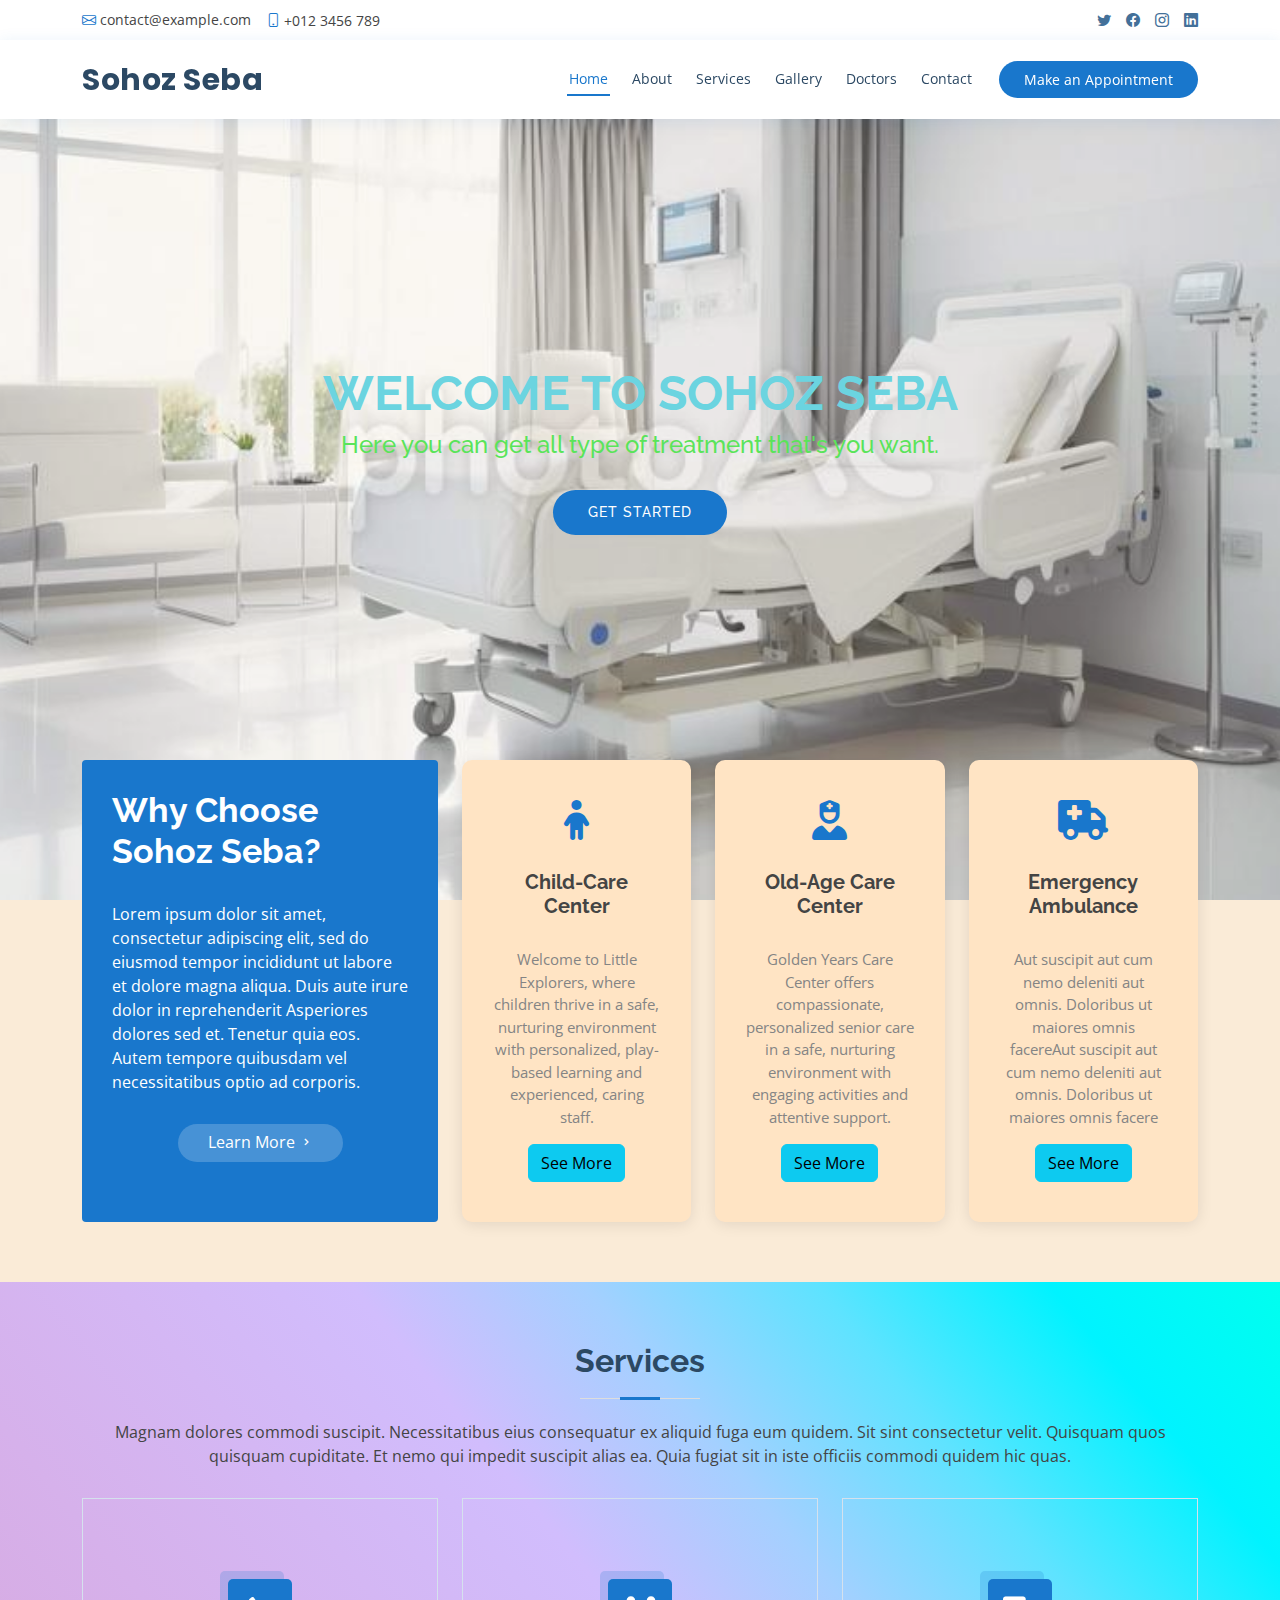
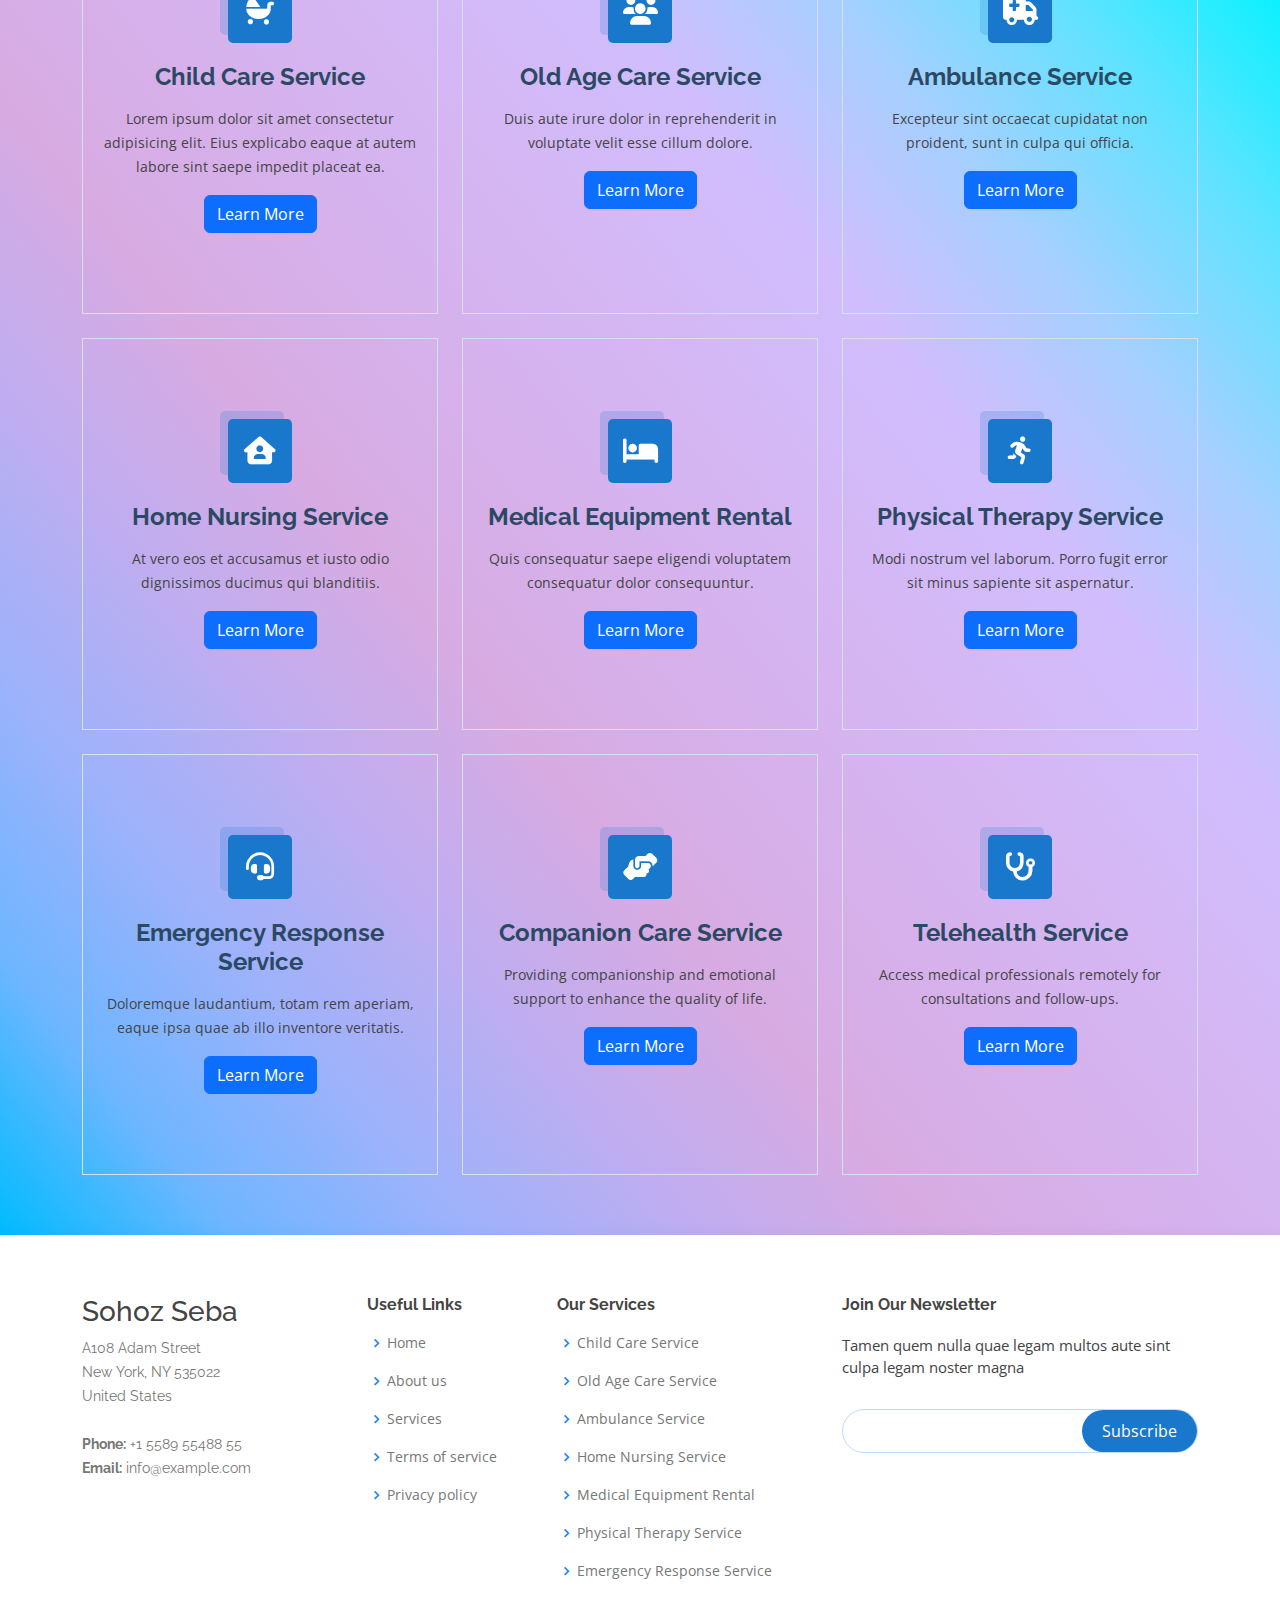
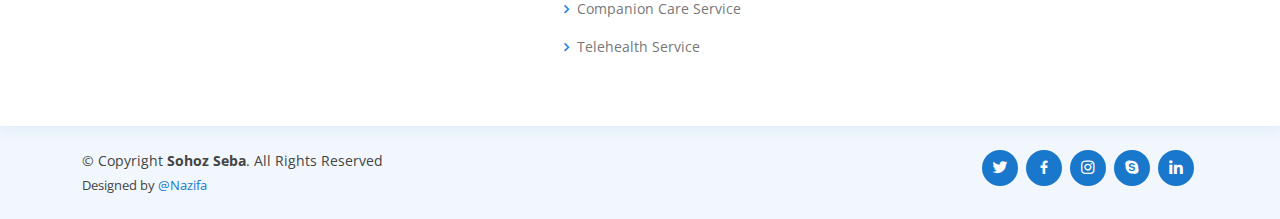
<file: index.html>
<!DOCTYPE html>
<html lang="en">

<head>
    <meta charset="utf-8">
    <meta content="width=device-width, initial-scale=1.0" name="viewport">

    <title>Sohoz Seba</title>
    <meta content="" name="description">
    <meta content="" name="keywords">

    <!-- Favicons -->
    <!-- <link href="assets/img/favicon.png" rel="icon"> -->
    <link href="assets/img/apple-touch-icon.png" rel="apple-touch-icon">

    <!-- Google Fonts -->
    <link
        href="https://fonts.googleapis.com/css?family=Open+Sans:300,300i,400,400i,600,600i,700,700i|Raleway:300,300i,400,400i,500,500i,600,600i,700,700i|Poppins:300,300i,400,400i,500,500i,600,600i,700,700i"
        rel="stylesheet">

    <!-- Vendor CSS Files -->
    <link href="assets/vendor/fontawesome-free/css/all.min.css" rel="stylesheet">
    <link href="assets/vendor/animate.css/animate.min.css" rel="stylesheet">
    <link href="assets/vendor/bootstrap/css/bootstrap.min.css" rel="stylesheet">
    <link href="assets/vendor/bootstrap-icons/bootstrap-icons.css" rel="stylesheet">
    <link href="assets/vendor/boxicons/css/boxicons.min.css" rel="stylesheet">
    <link href="assets/vendor/glightbox/css/glightbox.min.css" rel="stylesheet">
    <link href="assets/vendor/remixicon/remixicon.css" rel="stylesheet">
    <link href="assets/vendor/swiper/swiper-bundle.min.css" rel="stylesheet">

    <!-- Template Main CSS File -->
    <link href="assets/css/style.css" rel="stylesheet">
    <link href="assets/css/new.css" rel="stylesheet">
    <style>

    </style>
</head>

<body>
    <!-- ======= Top Bar ======= -->
    <div id="topbar" class="d-flex align-items-center fixed-top" style="z-index: 9999;">
        <div class="container d-flex justify-content-between">
            <div class="contact-info d-flex align-items-center">
                <i class="bi bi-envelope"></i> <a href="mailto:contact@example.com">contact@example.com</a>
                <i class="bi bi-phone"></i> +012 3456 789
            </div>
            <div class="d-none d-lg-flex social-links align-items-center">
                <a href="#" class="twitter"><i class="bi bi-twitter"></i></a>
                <a href="#" class="facebook"><i class="bi bi-facebook"></i></a>
                <a href="#" class="instagram"><i class="bi bi-instagram"></i></a>
                <a href="#" class="linkedin"><i class="bi bi-linkedin"></i></i></a>
            </div>
        </div>
    </div>
    <!-- ======= Header ======= -->
    <header id="header" class="fixed-top" style="z-index: 9999; ">
        <div class="container d-flex align-items-center">

            <h1 class="logo me-auto"><a href="index.html">Sohoz Seba</a></h1>
            <!-- Uncomment below if you prefer to use an image logo -->
            <!-- <a href="index.html" class="logo me-auto"><img src="assets/img/logo.png" alt="" class="img-fluid"></a>-->
            <nav id="navbar" class="navbar order-last order-lg-0">
                <ul>
                    <li><a class="nav-link scrollto active" href="index.html">Home</a></li>
                    <li><a class="nav-link scrollto" href="about.html">About</a></li>
                    <li><a class="nav-link scrollto" href="#services">Services</a></li>
                    <li><a class="nav-link scrollto" href="gallery.html">Gallery</a></li>
                    <li><a class="nav-link scrollto" href="doctors.html">Doctors</a></li>
                    <li><a class="nav-link scrollto" href="contact.html">Contact</a></li>
                </ul>
                <i class="bi bi-list mobile-nav-toggle"></i>
            </nav>
            <!-- .navbar -->

            <a href="#appointment" class="appointment-btn scrollto"><span class="d-none d-md-inline">Make an</span>
                Appointment</a>

        </div>
    </header>
    <!-- End Header -->

    <!-- ======= Hero Section ======= -->
    <section id="hero" class="d-flex align-items-center">
        <div class="container box-box-shadow" style="padding:50px;">
            <h1 class="">Welcome to Sohoz Seba</h1>
            <h2>Here you can get all type of treatment that's you want.</h2>
            <a href="#about" class="btn-get-started scrollto">Get Started</a>
        </div>
    </section>
    <!-- End Hero -->
    <!-- ======= Why Us Section ======= -->
    <section id="why-us" class="why-us">
        <div class="container">

            <div class="row">
                <div class="col-lg-4 d-flex align-items-stretch box-shadow">
                    <div class="content">
                        <h3>Why Choose Sohoz Seba?</h3>
                        <p>
                            Lorem ipsum dolor sit amet, consectetur adipiscing elit, sed do eiusmod tempor incididunt ut
                            labore et dolore magna aliqua. Duis aute irure dolor in reprehenderit Asperiores dolores sed
                            et. Tenetur quia eos. Autem tempore quibusdam vel necessitatibus
                            optio ad corporis.
                        </p>
                        <div class="text-center">
                            <a href="about.html" class="more-btn">Learn More <i class="bx bx-chevron-right"></i></a>
                        </div>
                    </div>
                </div>
                <div class="col-lg-8 d-flex align-items-stretch ">
                    <div class="icon-boxes d-flex flex-column justify-content-center ">
                        <div class="row">
                            <div class="col-xl-4 d-flex align-items-stretch box-shadow">
                                <div class="icon-box mt-4 mt-xl-0" style="background-color:bisque">
                                    <i class="fas fa-child"></i>

                                    <h4>Child-Care Center</h4>
                                    <p>Welcome to Little Explorers, where children thrive in a safe, nurturing
                                        environment with personalized, play-based learning and experienced, caring
                                        staff.</p>
                                    <a href="child.html">
                                        <button type="button" class="btn btn-info">See More</button>
                                    </a>
                                </div>
                            </div>

                            <div class="col-xl-4 d-flex align-items-stretch box-shadow">
                                <div class="icon-box mt-4 mt-xl-0" style="background-color:bisque">
                                    <i class="fas fa-user-nurse"></i>
                                    <h4>Old-Age Care Center</h4>
                                    <p>Golden Years Care Center offers compassionate, personalized senior care in a
                                        safe, nurturing environment with engaging activities and attentive support.</p>
                                    <a href="">
                                        <button type="button" class="btn btn-info">See More</button>
                                    </a>
                                </div>
                            </div>
                            <div class="col-xl-4 d-flex align-items-stretch box-shadow">
                                <div class="icon-box mt-4 mt-xl-0" style="background-color:bisque">
                                    <i class="fas fa-ambulance"></i>
                                    <h4>Emergency Ambulance</h4>
                                    <p>Aut suscipit aut cum nemo deleniti aut omnis. Doloribus ut maiores omnis
                                        facereAut suscipit aut cum nemo deleniti aut omnis. Doloribus ut maiores omnis
                                        facere
                                    </p>
                                    <a href="ambu.html">
                                        <button type="button" class="btn btn-info">See More</button>
                                    </a>
                                </div>
                            </div>
                        </div>
                    </div>
                    <!-- End .content-->
                </div>
            </div>

        </div>
    </section>


    <!-- ======= Services Section ======= -->
    <section id="services" class="services"
        style="background-image: linear-gradient(to right top, #00bbff, #6eb6ff, #9db2fb, #bfadf0, #d7abe2, #d6b1eb, #d4b7f4, #d1bdfd, #a4d0ff, #5ee3ff, #00f3ff, #00ffef);">
        <div class="container">
            <div class="section-title">
                <h2>Services</h2>
                <p>Magnam dolores commodi suscipit. Necessitatibus eius consequatur ex aliquid fuga eum quidem. Sit sint
                    consectetur velit. Quisquam quos quisquam cupiditate. Et nemo qui impedit suscipit alias ea. Quia
                    fugiat sit in iste officiis commodi
                    quidem hic quas.</p>
            </div>

            <div class="row">
                <div class="col-lg-4 col-md-6 d-flex align-items-stretch">
                    <div class="icon-box">
                        <div class="icon"><i class="fas fa-baby-carriage"></i></div>
                        <h4><a href="#">Child Care Service</a></h4>
                        <p>Lorem ipsum dolor sit amet consectetur adipisicing elit. Eius explicabo eaque at autem labore
                            sint saepe impedit placeat ea.</p>
                        <a href="#" class="btn btn-primary mt-3">Learn More</a>
                    </div>
                </div>

                <div class="col-lg-4 col-md-6 d-flex align-items-stretch mt-4 mt-md-0">
                    <div class="icon-box">
                        <div class="icon"><i class="fas fa-users"></i></div>
                        <h4><a href="#">Old Age Care Service</a></h4>
                        <p>Duis aute irure dolor in reprehenderit in voluptate velit esse cillum dolore.</p>
                        <a href="#" class="btn btn-primary mt-3">Learn More</a>
                    </div>
                </div>

                <div class="col-lg-4 col-md-6 d-flex align-items-stretch mt-4 mt-lg-0">
                    <div class="icon-box">
                        <div class="icon"><i class="fas fa-ambulance"></i></div>
                        <h4><a href="#">Ambulance Service</a></h4>
                        <p>Excepteur sint occaecat cupidatat non proident, sunt in culpa qui officia.</p>
                        <a href="#" class="btn btn-primary mt-3">Learn More</a>
                    </div>
                </div>

                <div class="col-lg-4 col-md-6 d-flex align-items-stretch mt-4">
                    <div class="icon-box">
                        <div class="icon"><i class="fas fa-house-user"></i></div>
                        <h4><a href="#">Home Nursing Service</a></h4>
                        <p>At vero eos et accusamus et iusto odio dignissimos ducimus qui blanditiis.</p>
                        <a href="#" class="btn btn-primary mt-3">Learn More</a>
                    </div>
                </div>

                <div class="col-lg-4 col-md-6 d-flex align-items-stretch mt-4">
                    <div class="icon-box">
                        <div class="icon"><i class="fas fa-bed"></i></div>
                        <h4><a href="#">Medical Equipment Rental</a></h4>
                        <p>Quis consequatur saepe eligendi voluptatem consequatur dolor consequuntur.</p>
                        <a href="#" class="btn btn-primary mt-3">Learn More</a>
                    </div>
                </div>

                <div class="col-lg-4 col-md-6 d-flex align-items-stretch mt-4">
                    <div class="icon-box">
                        <div class="icon"><i class="fas fa-running"></i></div>
                        <h4><a href="#">Physical Therapy Service</a></h4>
                        <p>Modi nostrum vel laborum. Porro fugit error sit minus sapiente sit aspernatur.</p>
                        <a href="#" class="btn btn-primary mt-3">Learn More</a>
                    </div>
                </div>

                <div class="col-lg-4 col-md-6 d-flex align-items-stretch mt-4">
                    <div class="icon-box">
                        <div class="icon"><i class="fas fa-headset"></i></div>
                        <h4><a href="#">Emergency Response Service</a></h4>
                        <p>Doloremque laudantium, totam rem aperiam, eaque ipsa quae ab illo inventore veritatis.</p>
                        <a href="#" class="btn btn-primary mt-3">Learn More</a>
                    </div>
                </div>
                <div class="col-lg-4 col-md-6 d-flex align-items-stretch mt-4">
                    <div class="icon-box">
                        <div class="icon"><i class="fas fa-hands-helping"></i></div>
                        <h4><a href="#">Companion Care Service</a></h4>
                        <p>Providing companionship and emotional support to enhance the quality of life.</p>
                        <a href="#" class="btn btn-primary mt-3">Learn More</a>
                    </div>
                </div>

                <div class="col-lg-4 col-md-6 d-flex align-items-stretch mt-4">
                    <div class="icon-box">
                        <div class="icon"><i class="fas fa-stethoscope"></i></div>
                        <h4><a href="#">Telehealth Service</a></h4>
                        <p>Access medical professionals remotely for consultations and follow-ups.</p>
                        <a href="#" class="btn btn-primary mt-3">Learn More</a>
                    </div>
                </div>
            </div>
        </div>



    </section>
    <!-- End Services Section -->


    <!-- ======= Footer ======= -->
    <footer id="footer">

        <div class="footer-top">
            <div class="container">
                <div class="row">

                    <div class="col-lg-3 col-md-6 footer-contact">
                        <h3>Sohoz Seba</h3>
                        <p>
                            A108 Adam Street <br> New York, NY 535022<br> United States <br><br>
                            <strong>Phone:</strong> +1 5589 55488 55<br>
                            <strong>Email:</strong> info@example.com<br>
                        </p>
                    </div>

                    <div class="col-lg-2 col-md-6 footer-links">
                        <h4>Useful Links</h4>
                        <ul>
                            <li><i class="bx bx-chevron-right"></i> <a href="#">Home</a></li>
                            <li><i class="bx bx-chevron-right"></i> <a href="#">About us</a></li>
                            <li><i class="bx bx-chevron-right"></i> <a href="#">Services</a></li>
                            <li><i class="bx bx-chevron-right"></i> <a href="#">Terms of service</a></li>
                            <li><i class="bx bx-chevron-right"></i> <a href="#">Privacy policy</a></li>
                        </ul>
                    </div>

                    <div class="col-lg-3 col-md-6 footer-links">
                        <h4>Our Services</h4>
                        <ul>
                            <li><i class="bx bx-chevron-right"></i><a href="#">Child Care Service</a></li>
                            <li><i class="bx bx-chevron-right"></i><a href="#">Old Age Care Service</a></li>
                            <li><i class="bx bx-chevron-right"></i><a href="#">Ambulance Service</a></li>
                            <li><i class="bx bx-chevron-right"></i><a href="#">Home Nursing Service</a></li>
                            <li><i class="bx bx-chevron-right"></i><a href="#">Medical Equipment Rental</a></li>
                            <li><i class="bx bx-chevron-right"></i><a href="#">Physical Therapy Service</a></li>
                            <li><i class="bx bx-chevron-right"></i><a href="#">Emergency Response Service</a></li>
                            <li><i class="bx bx-chevron-right"></i><a href="#">Companion Care Service</a></li>
                            <li><i class="bx bx-chevron-right"></i><a href="#">Telehealth Service</a></li>
                        </ul>
                    </div>


                    <div class="col-lg-4 col-md-6 footer-newsletter">
                        <h4>Join Our Newsletter</h4>
                        <p>Tamen quem nulla quae legam multos aute sint culpa legam noster magna</p>
                        <form action="" method="post">
                            <input type="email" name="email"><input type="submit" value="Subscribe">
                        </form>
                    </div>

                </div>
            </div>
        </div>

        <div class="container d-md-flex py-4">

            <div class="me-md-auto text-center text-md-start">
                <div class="copyright">
                    &copy; Copyright <strong><span>Sohoz Seba</span></strong>. All Rights Reserved
                </div>
                <div class="credits">
                    Designed by
                    <a href="">@Nazifa</a>
                </div>
            </div>
            <div class="social-links text-center text-md-right pt-3 pt-md-0">
                <a href="#" class="twitter"><i class="bx bxl-twitter"></i></a>
                <a href="#" class="facebook"><i class="bx bxl-facebook"></i></a>
                <a href="#" class="instagram"><i class="bx bxl-instagram"></i></a>
                <a href="#" class="google-plus"><i class="bx bxl-skype"></i></a>
                <a href="#" class="linkedin"><i class="bx bxl-linkedin"></i></a>
            </div>
        </div>
    </footer>
    <!-- End Footer -->

    <div id="preloader"></div>
    <a href="#" class="back-to-top d-flex align-items-center justify-content-center"><i
            class="bi bi-arrow-up-short"></i></a>

    <!-- Vendor JS Files -->
    <script src="assets/vendor/purecounter/purecounter_vanilla.js"></script>
    <script src="assets/vendor/bootstrap/js/bootstrap.bundle.min.js"></script>
    <script src="assets/vendor/glightbox/js/glightbox.min.js"></script>
    <script src="assets/vendor/swiper/swiper-bundle.min.js"></script>
    <script src="assets/vendor/php-email-form/validate.js"></script>
    <script src="assets/js/new.js"></script>

    <!-- Template Main JS File -->
    <script src="assets/js/main.js"></script>

    <script>
        function showPhoneNumbers(button) {
            var phoneNumbers = button.nextElementSibling;
            if (phoneNumbers.style.display === "block") {
                phoneNumbers.style.display = "none";
            } else {
                phoneNumbers.style.display = "block";
            }
        }
    </script>

</body>

</html>
</file>
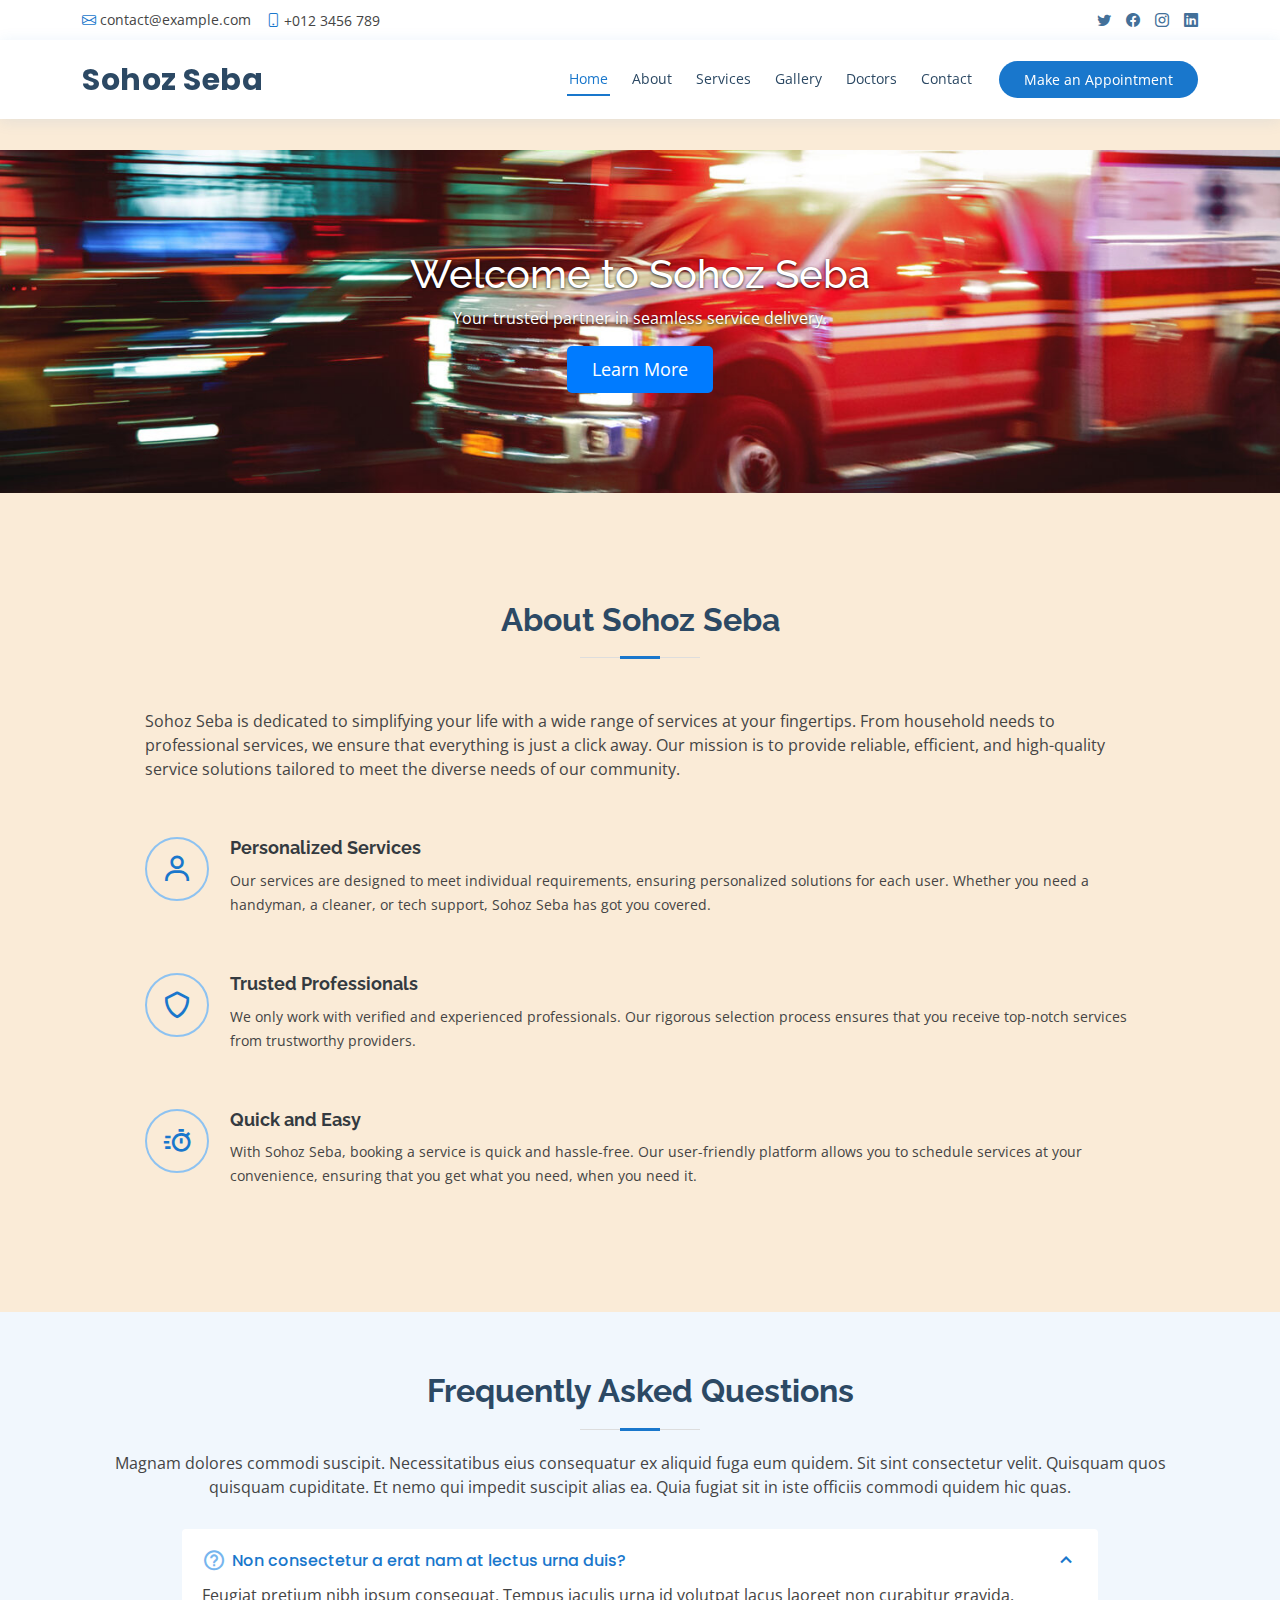
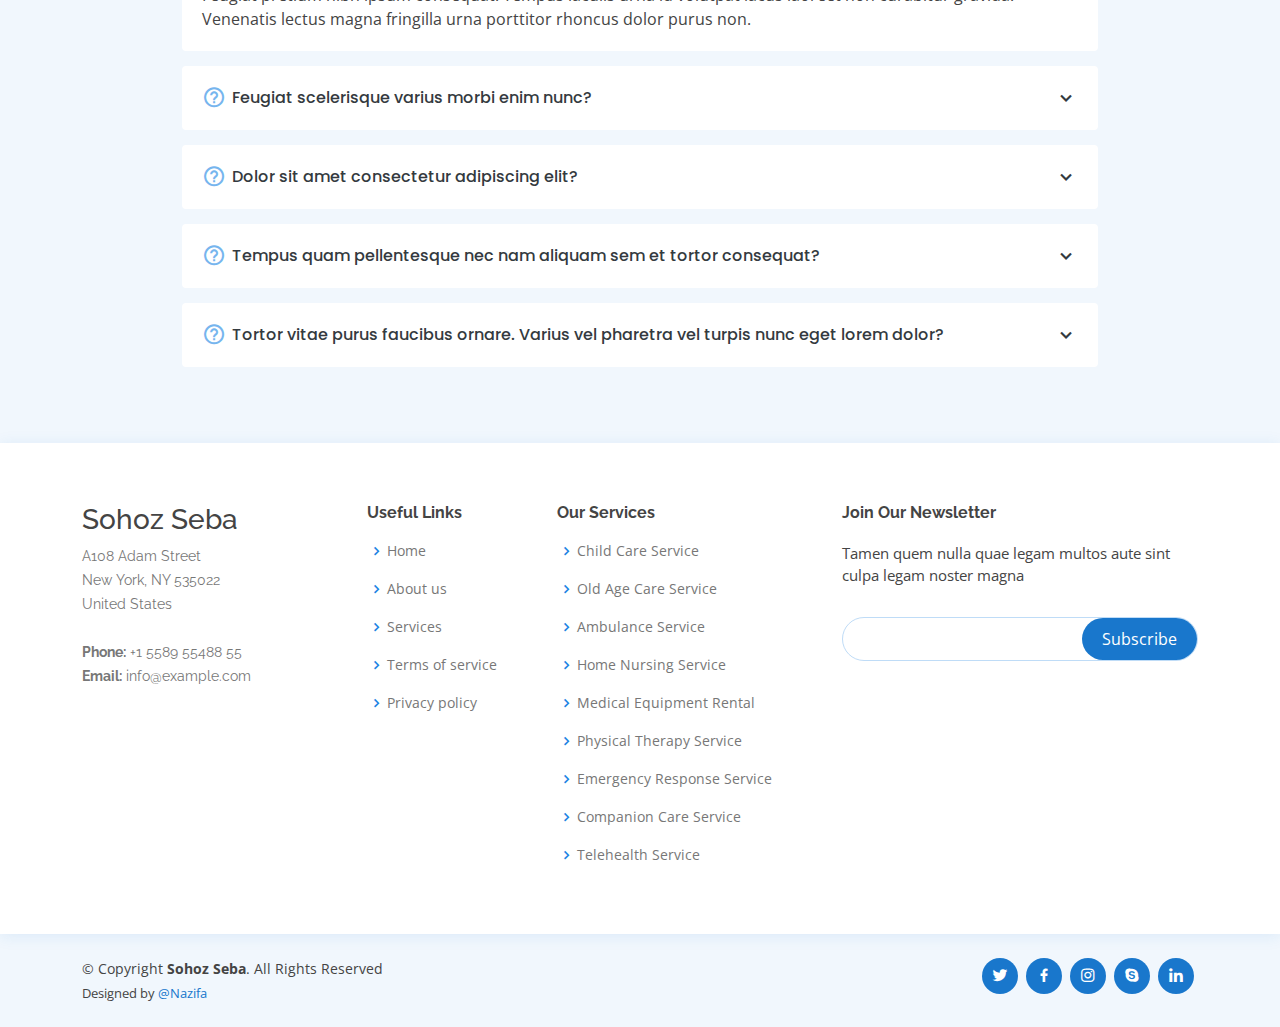
<file: about.html>
<!DOCTYPE html>
<html lang="en">

<head>
    <meta charset="utf-8">
    <meta content="width=device-width, initial-scale=1.0" name="viewport">

    <title>Sohoz Seba</title>
    <meta content="" name="description">
    <meta content="" name="keywords">

    <!-- Favicons -->
    <!-- <link href="assets/img/favicon.png" rel="icon"> -->
    <link href="assets/img/apple-touch-icon.png" rel="apple-touch-icon">

    <!-- Google Fonts -->
    <link
        href="https://fonts.googleapis.com/css?family=Open+Sans:300,300i,400,400i,600,600i,700,700i|Raleway:300,300i,400,400i,500,500i,600,600i,700,700i|Poppins:300,300i,400,400i,500,500i,600,600i,700,700i"
        rel="stylesheet">

    <!-- Vendor CSS Files -->
    <link href="assets/vendor/fontawesome-free/css/all.min.css" rel="stylesheet">
    <link href="assets/vendor/animate.css/animate.min.css" rel="stylesheet">
    <link href="assets/vendor/bootstrap/css/bootstrap.min.css" rel="stylesheet">
    <link href="assets/vendor/bootstrap-icons/bootstrap-icons.css" rel="stylesheet">
    <link href="assets/vendor/boxicons/css/boxicons.min.css" rel="stylesheet">
    <link href="assets/vendor/glightbox/css/glightbox.min.css" rel="stylesheet">
    <link href="assets/vendor/remixicon/remixicon.css" rel="stylesheet">
    <link href="assets/vendor/swiper/swiper-bundle.min.css" rel="stylesheet">

    <!-- Template Main CSS File -->
    <link href="assets/css/style.css" rel="stylesheet">
    <link href="assets/css/new.css" rel="stylesheet">
    <style>

    </style>
</head>

<body>
    <!-- ======= Top Bar ======= -->
    <div id="topbar" class="d-flex align-items-center fixed-top" style="z-index: 9999;">
        <div class="container d-flex justify-content-between">
            <div class="contact-info d-flex align-items-center">
                <i class="bi bi-envelope"></i> <a href="mailto:contact@example.com">contact@example.com</a>
                <i class="bi bi-phone"></i> +012 3456 789
            </div>
            <div class="d-none d-lg-flex social-links align-items-center">
                <a href="#" class="twitter"><i class="bi bi-twitter"></i></a>
                <a href="#" class="facebook"><i class="bi bi-facebook"></i></a>
                <a href="#" class="instagram"><i class="bi bi-instagram"></i></a>
                <a href="#" class="linkedin"><i class="bi bi-linkedin"></i></i></a>
            </div>
        </div>
    </div>
    <!-- ======= Header ======= -->
    <header id="header" class="fixed-top" style="z-index: 9999; ">
        <div class="container d-flex align-items-center">

            <h1 class="logo me-auto"><a href="index.html">Sohoz Seba</a></h1>
            <!-- Uncomment below if you prefer to use an image logo -->
            <!-- <a href="index.html" class="logo me-auto"><img src="assets/img/logo.png" alt="" class="img-fluid"></a>-->
            <nav id="navbar" class="navbar order-last order-lg-0">
                <ul>
                    <li><a class="nav-link scrollto active" href="index.html">Home</a></li>
                    <li><a class="nav-link scrollto" href="about.html">About</a></li>
                    <li><a class="nav-link scrollto" href="#services">Services</a></li>
                    <li><a class="nav-link scrollto" href="gallery.html">Gallery</a></li>
                    <li><a class="nav-link scrollto" href="doctors.html">Doctors</a></li>
                    <li><a class="nav-link scrollto" href="contact.html">Contact</a></li>
                </ul>
                <i class="bi bi-list mobile-nav-toggle"></i>
            </nav>
            <!-- .navbar -->

            <a href="#appointment" class="appointment-btn scrollto"><span class="d-none d-md-inline">Make an</span>
                Appointment</a>

        </div>
    </header>
    <!-- End Header -->


    <section id="banner" class="banner" style="margin-top:150px">
        <div class="container">
            <div class="row justify-content-center text-center">
                <div class="col-xl-8 col-lg-10">
                    <h1>Welcome to Sohoz Seba</h1>
                    <p>Your trusted partner in seamless service delivery.</p>
                    <a href="#about" class="btn-get-started">Learn More</a>
                </div>
            </div>
        </div>
    </section>
    <!-- End Banner Section -->
    <!-- ======= About Section ======= -->
    <section id="about" class="about">
        <div class="row justify-content-center">
            <div class="col-xl-10 col-lg-8 icon-boxes d-flex flex-column justify-content-center py-5 px-lg-5">
                <div class="section-title">
                    <h2>About Sohoz Seba</h2>
                </div>
                <p>Sohoz Seba is dedicated to simplifying your life with a wide range of services at your fingertips.
                    From household needs to professional services, we ensure that everything is just a click away. Our
                    mission is to provide reliable, efficient,
                    and high-quality service solutions tailored to meet the diverse needs of our community.</p>

                <div class="icon-box">
                    <div class="icon"><i class="bx bx-user"></i></div>
                    <h4 class="title"><a href="">Personalized Services</a></h4>
                    <p class="description">Our services are designed to meet individual requirements, ensuring
                        personalized solutions for each user. Whether you need a handyman, a cleaner, or tech support,
                        Sohoz Seba has got you covered.</p>
                </div>

                <div class="icon-box">
                    <div class="icon"><i class="bx bx-shield"></i></div>
                    <h4 class="title"><a href="">Trusted Professionals</a></h4>
                    <p class="description">We only work with verified and experienced professionals. Our rigorous
                        selection process ensures that you receive top-notch services from trustworthy providers.</p>
                </div>

                <div class="icon-box">
                    <div class="icon"><i class="bx bx-timer"></i></div>
                    <h4 class="title"><a href="">Quick and Easy</a></h4>
                    <p class="description">With Sohoz Seba, booking a service is quick and hassle-free. Our
                        user-friendly platform allows you to schedule services at your convenience, ensuring that you
                        get what you need, when you need it.</p>
                </div>
            </div>
        </div>
    </section>
    <!-- End About Section -->

    <!-- ======= Frequently Asked Questions Section ======= -->
    <section id="faq" class="faq section-bg">
        <div class="container">

            <div class="section-title">
                <h2>Frequently Asked Questions</h2>
                <p>Magnam dolores commodi suscipit. Necessitatibus eius consequatur ex aliquid fuga eum quidem. Sit sint
                    consectetur velit. Quisquam quos quisquam cupiditate. Et nemo qui impedit suscipit alias ea. Quia
                    fugiat sit in iste officiis commodi
                    quidem hic quas.</p>
            </div>

            <div class="faq-list">
                <ul>
                    <li data-aos="fade-up">
                        <i class="bx bx-help-circle icon-help"></i> <a data-bs-toggle="collapse" class="collapse"
                            data-bs-target="#faq-list-1">Non consectetur a erat nam at lectus urna duis? <i
                                class="bx bx-chevron-down icon-show"></i><i class="bx bx-chevron-up icon-close"></i></a>
                        <div id="faq-list-1" class="collapse show" data-bs-parent=".faq-list">
                            <p>
                                Feugiat pretium nibh ipsum consequat. Tempus iaculis urna id volutpat lacus laoreet non
                                curabitur gravida. Venenatis lectus magna fringilla urna porttitor rhoncus dolor purus
                                non.
                            </p>
                        </div>
                    </li>

                    <li data-aos="fade-up" data-aos-delay="100">
                        <i class="bx bx-help-circle icon-help"></i> <a data-bs-toggle="collapse"
                            data-bs-target="#faq-list-2" class="collapsed">Feugiat scelerisque varius morbi enim
                            nunc? <i class="bx bx-chevron-down icon-show"></i><i
                                class="bx bx-chevron-up icon-close"></i></a>
                        <div id="faq-list-2" class="collapse" data-bs-parent=".faq-list">
                            <p>
                                Dolor sit amet consectetur adipiscing elit pellentesque habitant morbi. Id interdum
                                velit laoreet id donec ultrices. Fringilla phasellus faucibus scelerisque eleifend donec
                                pretium. Est pellentesque elit ullamcorper dignissim. Mauris ultrices eros in
                                cursus turpis massa tincidunt dui.
                            </p>
                        </div>
                    </li>

                    <li data-aos="fade-up" data-aos-delay="200">
                        <i class="bx bx-help-circle icon-help"></i> <a data-bs-toggle="collapse"
                            data-bs-target="#faq-list-3" class="collapsed">Dolor sit amet consectetur adipiscing
                            elit? <i class="bx bx-chevron-down icon-show"></i><i
                                class="bx bx-chevron-up icon-close"></i></a>
                        <div id="faq-list-3" class="collapse" data-bs-parent=".faq-list">
                            <p>
                                Eleifend mi in nulla posuere sollicitudin aliquam ultrices sagittis orci. Faucibus
                                pulvinar elementum integer enim. Sem nulla pharetra diam sit amet nisl suscipit. Rutrum
                                tellus pellentesque eu tincidunt. Lectus urna duis convallis convallis tellus. Urna
                                molestie at elementum eu facilisis sed odio morbi quis
                            </p>
                        </div>
                    </li>

                    <li data-aos="fade-up" data-aos-delay="300">
                        <i class="bx bx-help-circle icon-help"></i> <a data-bs-toggle="collapse"
                            data-bs-target="#faq-list-4" class="collapsed">Tempus quam pellentesque nec nam aliquam
                            sem et tortor consequat? <i class="bx bx-chevron-down icon-show"></i><i
                                class="bx bx-chevron-up icon-close"></i></a>
                        <div id="faq-list-4" class="collapse" data-bs-parent=".faq-list">
                            <p>
                                Molestie a iaculis at erat pellentesque adipiscing commodo. Dignissim suspendisse in est
                                ante in. Nunc vel risus commodo viverra maecenas accumsan. Sit amet nisl suscipit
                                adipiscing bibendum est. Purus gravida quis blandit turpis cursus in.
                            </p>
                        </div>
                    </li>

                    <li data-aos="fade-up" data-aos-delay="400">
                        <i class="bx bx-help-circle icon-help"></i> <a data-bs-toggle="collapse"
                            data-bs-target="#faq-list-5" class="collapsed">Tortor vitae purus faucibus ornare.
                            Varius vel pharetra vel turpis nunc eget lorem dolor? <i
                                class="bx bx-chevron-down icon-show"></i><i class="bx bx-chevron-up icon-close"></i></a>
                        <div id="faq-list-5" class="collapse" data-bs-parent=".faq-list">
                            <p>
                                Laoreet sit amet cursus sit amet dictum sit amet justo. Mauris vitae ultricies leo
                                integer malesuada nunc vel. Tincidunt eget nullam non nisi est sit amet. Turpis nunc
                                eget lorem dolor sed. Ut venenatis tellus in metus vulputate eu scelerisque.
                            </p>
                        </div>
                    </li>

                </ul>
            </div>

        </div>
    </section>
    <!-- End Frequently Asked Questions Section -->





    <!-- ======= Footer ======= -->
    <footer id="footer">

        <div class="footer-top">
            <div class="container">
                <div class="row">

                    <div class="col-lg-3 col-md-6 footer-contact">
                        <h3>Sohoz Seba</h3>
                        <p>
                            A108 Adam Street <br> New York, NY 535022<br> United States <br><br>
                            <strong>Phone:</strong> +1 5589 55488 55<br>
                            <strong>Email:</strong> info@example.com<br>
                        </p>
                    </div>

                    <div class="col-lg-2 col-md-6 footer-links">
                        <h4>Useful Links</h4>
                        <ul>
                            <li><i class="bx bx-chevron-right"></i> <a href="#">Home</a></li>
                            <li><i class="bx bx-chevron-right"></i> <a href="#">About us</a></li>
                            <li><i class="bx bx-chevron-right"></i> <a href="#">Services</a></li>
                            <li><i class="bx bx-chevron-right"></i> <a href="#">Terms of service</a></li>
                            <li><i class="bx bx-chevron-right"></i> <a href="#">Privacy policy</a></li>
                        </ul>
                    </div>

                    <div class="col-lg-3 col-md-6 footer-links">
                        <h4>Our Services</h4>
                        <ul>
                            <li><i class="bx bx-chevron-right"></i><a href="#">Child Care Service</a></li>
                            <li><i class="bx bx-chevron-right"></i><a href="#">Old Age Care Service</a></li>
                            <li><i class="bx bx-chevron-right"></i><a href="#">Ambulance Service</a></li>
                            <li><i class="bx bx-chevron-right"></i><a href="#">Home Nursing Service</a></li>
                            <li><i class="bx bx-chevron-right"></i><a href="#">Medical Equipment Rental</a></li>
                            <li><i class="bx bx-chevron-right"></i><a href="#">Physical Therapy Service</a></li>
                            <li><i class="bx bx-chevron-right"></i><a href="#">Emergency Response Service</a></li>
                            <li><i class="bx bx-chevron-right"></i><a href="#">Companion Care Service</a></li>
                            <li><i class="bx bx-chevron-right"></i><a href="#">Telehealth Service</a></li>
                        </ul>
                    </div>


                    <div class="col-lg-4 col-md-6 footer-newsletter">
                        <h4>Join Our Newsletter</h4>
                        <p>Tamen quem nulla quae legam multos aute sint culpa legam noster magna</p>
                        <form action="" method="post">
                            <input type="email" name="email"><input type="submit" value="Subscribe">
                        </form>
                    </div>

                </div>
            </div>
        </div>

        <div class="container d-md-flex py-4">

            <div class="me-md-auto text-center text-md-start">
                <div class="copyright">
                    &copy; Copyright <strong><span>Sohoz Seba</span></strong>. All Rights Reserved
                </div>
                <div class="credits">
                    Designed by
                    <a href="">@Nazifa</a>
                </div>
            </div>
            <div class="social-links text-center text-md-right pt-3 pt-md-0">
                <a href="#" class="twitter"><i class="bx bxl-twitter"></i></a>
                <a href="#" class="facebook"><i class="bx bxl-facebook"></i></a>
                <a href="#" class="instagram"><i class="bx bxl-instagram"></i></a>
                <a href="#" class="google-plus"><i class="bx bxl-skype"></i></a>
                <a href="#" class="linkedin"><i class="bx bxl-linkedin"></i></a>
            </div>
        </div>
    </footer>
    <!-- End Footer -->

    <div id="preloader"></div>
    <a href="#" class="back-to-top d-flex align-items-center justify-content-center"><i
            class="bi bi-arrow-up-short"></i></a>

    <!-- Vendor JS Files -->
    <script src="assets/vendor/purecounter/purecounter_vanilla.js"></script>
    <script src="assets/vendor/bootstrap/js/bootstrap.bundle.min.js"></script>
    <script src="assets/vendor/glightbox/js/glightbox.min.js"></script>
    <script src="assets/vendor/swiper/swiper-bundle.min.js"></script>
    <script src="assets/vendor/php-email-form/validate.js"></script>
    <script src="assets/js/new.js"></script>

    <!-- Template Main JS File -->
    <script src="assets/js/main.js"></script>



</body>

</html>
</file>
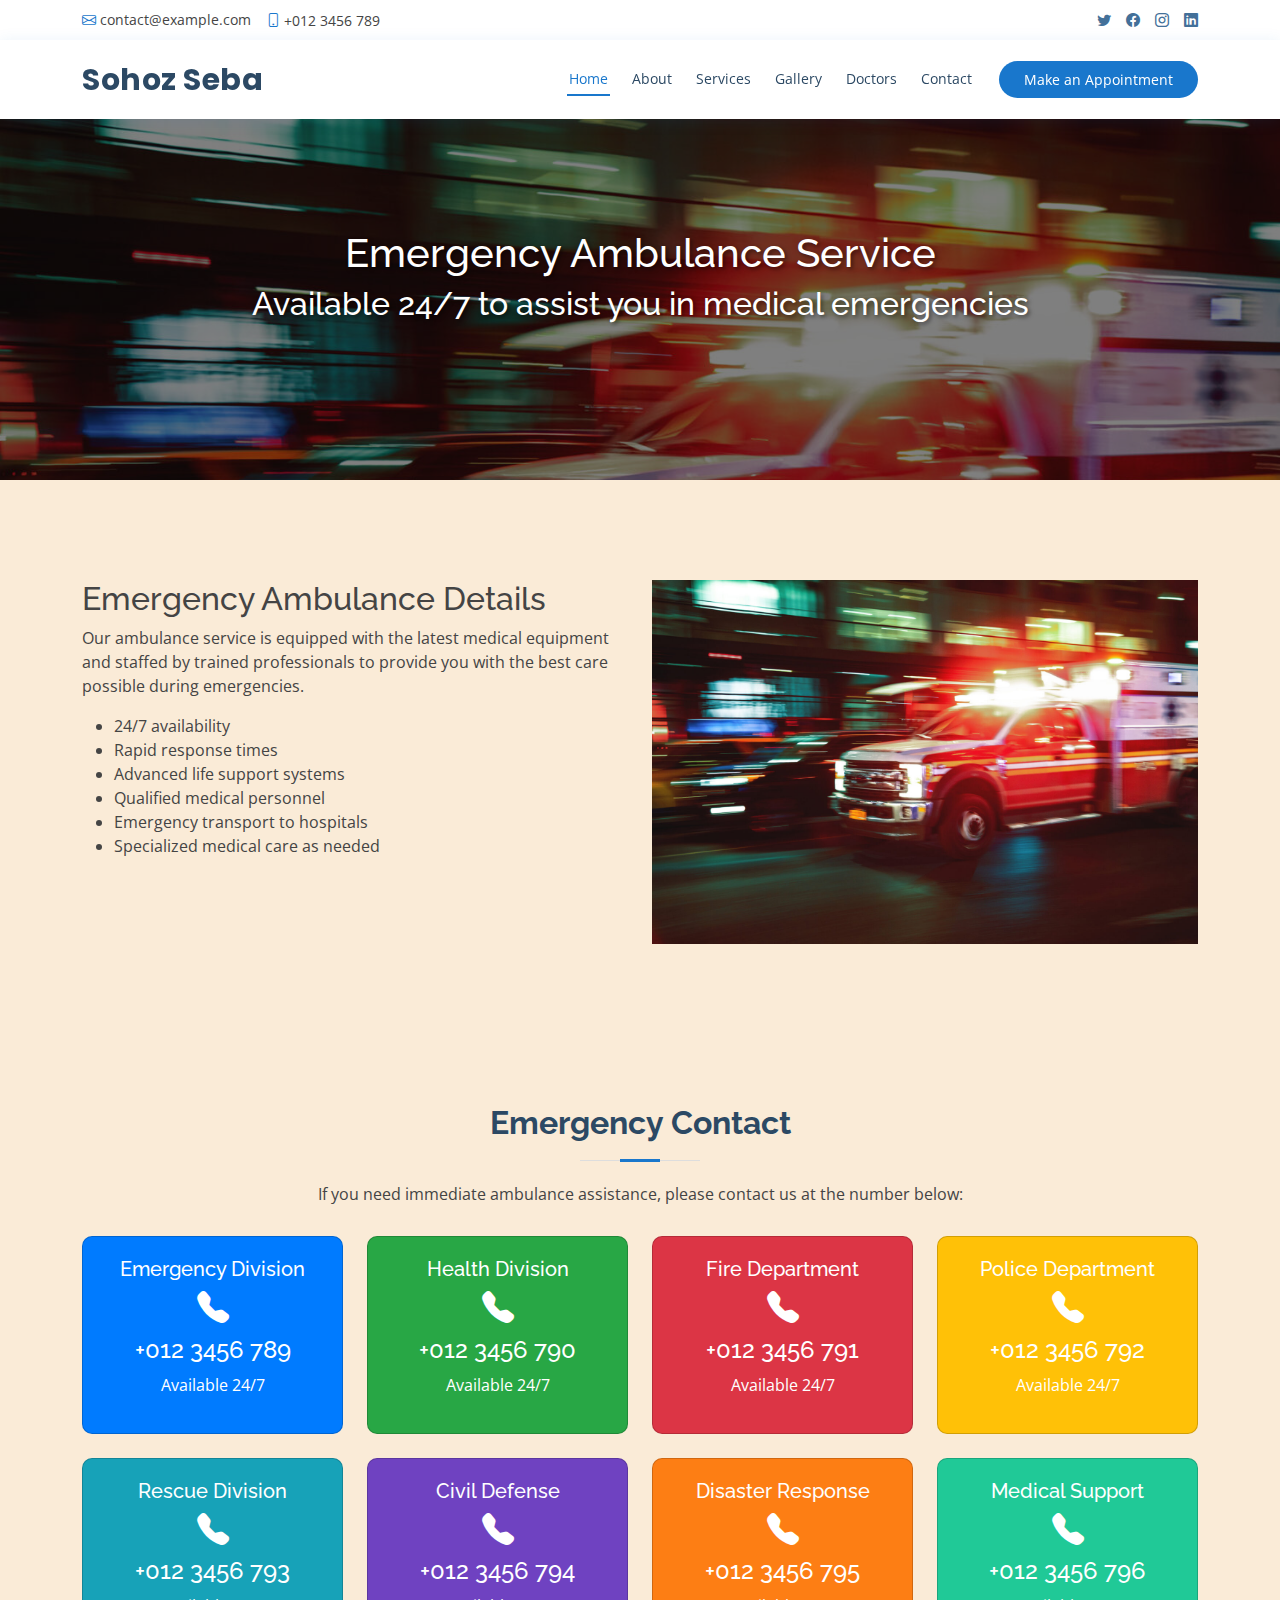
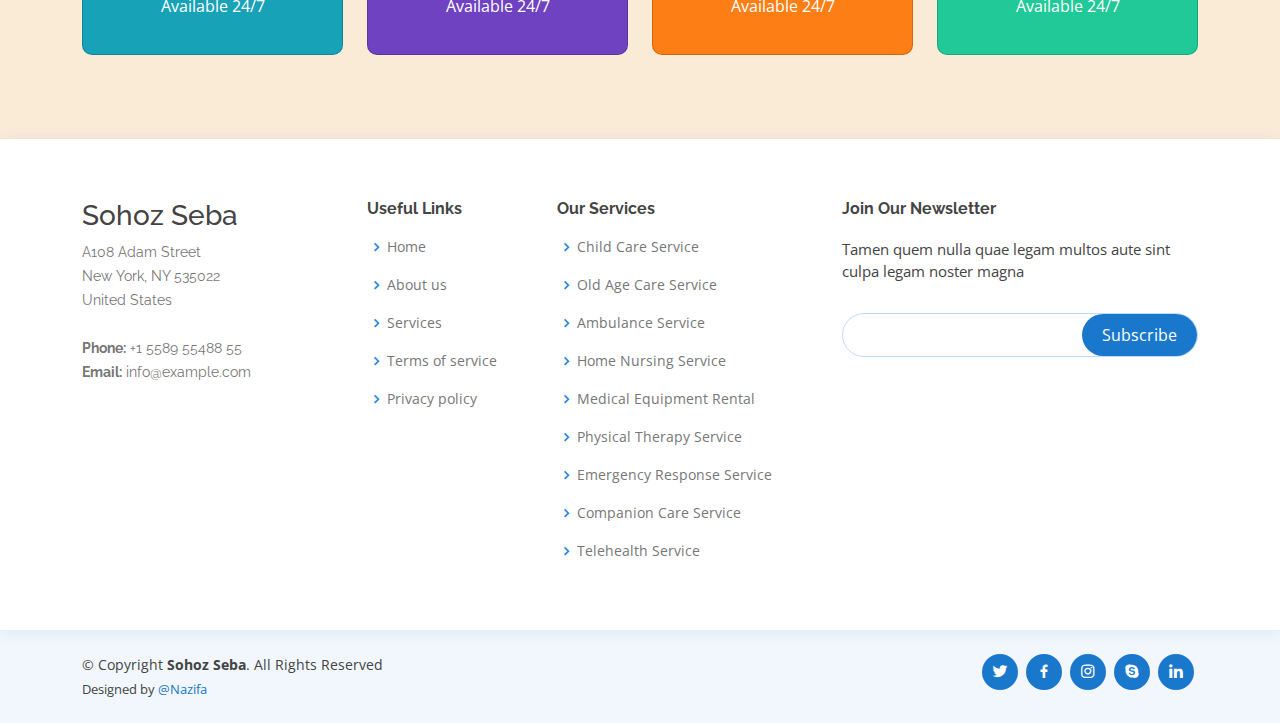
<file: ambu.html>
<!DOCTYPE html>
<html lang="en">

<head>
    <meta charset="utf-8">
    <meta content="width=device-width, initial-scale=1.0" name="viewport">

    <title>Sohoz Seba</title>
    <meta content="" name="description">
    <meta content="" name="keywords">

    <!-- Favicons -->
    <!-- <link href="assets/img/favicon.png" rel="icon"> -->
    <link href="assets/img/apple-touch-icon.png" rel="apple-touch-icon">

    <!-- Google Fonts -->
    <link
        href="https://fonts.googleapis.com/css?family=Open+Sans:300,300i,400,400i,600,600i,700,700i|Raleway:300,300i,400,400i,500,500i,600,600i,700,700i|Poppins:300,300i,400,400i,500,500i,600,600i,700,700i"
        rel="stylesheet">

    <!-- Vendor CSS Files -->
    <link href="assets/vendor/fontawesome-free/css/all.min.css" rel="stylesheet">
    <link href="assets/vendor/animate.css/animate.min.css" rel="stylesheet">
    <link href="assets/vendor/bootstrap/css/bootstrap.min.css" rel="stylesheet">
    <link href="assets/vendor/bootstrap-icons/bootstrap-icons.css" rel="stylesheet">
    <link href="assets/vendor/boxicons/css/boxicons.min.css" rel="stylesheet">
    <link href="assets/vendor/glightbox/css/glightbox.min.css" rel="stylesheet">
    <link href="assets/vendor/remixicon/remixicon.css" rel="stylesheet">
    <link href="assets/vendor/swiper/swiper-bundle.min.css" rel="stylesheet">

    <!-- Template Main CSS File -->
    <link href="assets/css/style.css" rel="stylesheet">
    <link href="assets/css/new.css" rel="stylesheet">
    <style>
        .emergency-contact-card {
            transition: box-shadow 0.3s ease;
            border-radius: 10px;
            color: white;
            background-color: #007bff;
        }

        .emergency-contact-card:hover {
            box-shadow: 0 8px 16px rgba(0, 0, 0, 0.2);
        }

        .emergency-contact-icon {
            font-size: 2rem;
            color: white;
        }

        .card-title {
            font-size: 1.25rem;
            margin-bottom: 0.5rem;
        }

        .card-body {
            padding: 20px;
        }
    </style>
</head>

<body>
    <!-- ======= Top Bar ======= -->
    <div id="topbar" class="d-flex align-items-center fixed-top" style="z-index: 9999;">
        <div class="container d-flex justify-content-between">
            <div class="contact-info d-flex align-items-center">
                <i class="bi bi-envelope"></i> <a href="mailto:contact@example.com">contact@example.com</a>
                <i class="bi bi-phone"></i> +012 3456 789
            </div>
            <div class="d-none d-lg-flex social-links align-items-center">
                <a href="#" class="twitter"><i class="bi bi-twitter"></i></a>
                <a href="#" class="facebook"><i class="bi bi-facebook"></i></a>
                <a href="#" class="instagram"><i class="bi bi-instagram"></i></a>
                <a href="#" class="linkedin"><i class="bi bi-linkedin"></i></i></a>
            </div>
        </div>
    </div>
    <!-- ======= Header ======= -->
    <header id="header" class="fixed-top" style="z-index: 9999; ">
        <div class="container d-flex align-items-center">

            <h1 class="logo me-auto"><a href="index.html">Sohoz Seba</a></h1>
            <!-- Uncomment below if you prefer to use an image logo -->
            <!-- <a href="index.html" class="logo me-auto"><img src="assets/img/logo.png" alt="" class="img-fluid"></a>-->
            <nav id="navbar" class="navbar order-last order-lg-0">
                <ul>
                    <li><a class="nav-link scrollto active" href="index.html">Home</a></li>
                    <li><a class="nav-link scrollto" href="about.html">About</a></li>
                    <li><a class="nav-link scrollto" href="#services">Services</a></li>
                    <li><a class="nav-link scrollto" href="gallery.html">Gallery</a></li>
                    <li><a class="nav-link scrollto" href="doctors.html">Doctors</a></li>
                    <li><a class="nav-link scrollto" href="contact.html">Contact</a></li>
                </ul>
                <i class="bi bi-list mobile-nav-toggle"></i>
            </nav>
            <!-- .navbar -->

            <a href="#appointment" class="appointment-btn scrollto"><span class="d-none d-md-inline">Make an</span>
                Appointment</a>

        </div>
    </header>
    <!-- End Header -->


    <!-- End Header -->
    <!-- ======= Ambulance Banner Section ======= -->
    <section id="ambulance-banner" class="d-flex align-items-center"
        style="background: url('assets/img/ambu2.jpg') top center; background-size: cover; height: 400px; margin-top: 80px; position: relative;">
        <div class="overlay"
            style="position: absolute; top: 0; left: 0; width: 100%; height: 100%; background: rgba(0, 0, 0, 0.5);">
        </div>
        <div class="container text-center position-relative text-white" data-aos="fade-in" data-aos-delay="200"
            style="z-index: 1;">
            <h1 style="text-shadow: 2px 2px 4px rgba(0, 0, 0, 0.5);">Emergency Ambulance Service</h1>
            <h2 style="text-shadow: 2px 2px 4px rgba(0, 0, 0, 0.5);">Available 24/7 to assist you in medical emergencies
            </h2>
        </div>
    </section>
    <!-- End Ambulance Banner Section -->

    <!-- ======= Emergency Ambulance Details Section ======= -->
    <section id="ambulance-details" class="ambulance-details" style="margin-top: 40px;">
        <div class="container" data-aos="fade-up">
            <div class="row">
                <div class="col-lg-6">
                    <h2>Emergency Ambulance Details</h2>
                    <p>Our ambulance service is equipped with the latest medical equipment and staffed by trained
                        professionals to provide you with the best care possible during emergencies.</p>
                    <ul>
                        <li>24/7 availability</li>
                        <li>Rapid response times</li>
                        <li>Advanced life support systems</li>
                        <li>Qualified medical personnel</li>
                        <li>Emergency transport to hospitals</li>
                        <li>Specialized medical care as needed</li>
                    </ul>
                </div>

                <div class="col-lg-6">
                    <img src="assets/img/ambu2.jpg" class="img-fluid" alt="Ambulance">
                </div>
            </div>
        </div>
    </section>
    <!-- End Emergency Ambulance Details Section -->

    <section id="emergency-contact" class="emergency-contact" style="margin-top: 40px;">
        <div class="container" data-aos="fade-up">
            <div class="section-title text-center">
                <h2>Emergency Contact</h2>
                <p>If you need immediate ambulance assistance, please contact us at the number below:</p>
            </div>
            <div class="row">
                <div class="col-md-3">
                    <div class="card emergency-contact-card text-center mb-4">
                        <div class="card-body">
                            <h3 class="card-title">Emergency Division</h3>
                            <h3><i class="bi bi-telephone-fill emergency-contact-icon"></i></h3>
                            <h4>+012 3456 789</h4>
                            <p>Available 24/7</p>
                        </div>
                    </div>
                </div>
                <div class="col-md-3">
                    <div class="card emergency-contact-card text-center mb-4" style="background-color: #28a745;">
                        <div class="card-body">
                            <h3 class="card-title">Health Division</h3>
                            <h3><i class="bi bi-telephone-fill emergency-contact-icon"></i></h3>
                            <h4>+012 3456 790</h4>
                            <p>Available 24/7</p>
                        </div>
                    </div>
                </div>
                <div class="col-md-3">
                    <div class="card emergency-contact-card text-center mb-4" style="background-color: #dc3545;">
                        <div class="card-body">
                            <h3 class="card-title">Fire Department</h3>
                            <h3><i class="bi bi-telephone-fill emergency-contact-icon"></i></h3>
                            <h4>+012 3456 791</h4>
                            <p>Available 24/7</p>
                        </div>
                    </div>
                </div>
                <div class="col-md-3">
                    <div class="card emergency-contact-card text-center mb-4" style="background-color: #ffc107;">
                        <div class="card-body">
                            <h3 class="card-title">Police Department</h3>
                            <h3><i class="bi bi-telephone-fill emergency-contact-icon"></i></h3>
                            <h4>+012 3456 792</h4>
                            <p>Available 24/7</p>
                        </div>
                    </div>
                </div>
                <div class="col-md-3">
                    <div class="card emergency-contact-card text-center mb-4" style="background-color: #17a2b8;">
                        <div class="card-body">
                            <h3 class="card-title">Rescue Division</h3>
                            <h3><i class="bi bi-telephone-fill emergency-contact-icon"></i></h3>
                            <h4>+012 3456 793</h4>
                            <p>Available 24/7</p>
                        </div>
                    </div>
                </div>
                <div class="col-md-3">
                    <div class="card emergency-contact-card text-center mb-4" style="background-color: #6f42c1;">
                        <div class="card-body">
                            <h3 class="card-title">Civil Defense</h3>
                            <h3><i class="bi bi-telephone-fill emergency-contact-icon"></i></h3>
                            <h4>+012 3456 794</h4>
                            <p>Available 24/7</p>
                        </div>
                    </div>
                </div>
                <div class="col-md-3">
                    <div class="card emergency-contact-card text-center mb-4" style="background-color: #fd7e14;">
                        <div class="card-body">
                            <h3 class="card-title">Disaster Response</h3>
                            <h3><i class="bi bi-telephone-fill emergency-contact-icon"></i></h3>
                            <h4>+012 3456 795</h4>
                            <p>Available 24/7</p>
                        </div>
                    </div>
                </div>
                <div class="col-md-3">
                    <div class="card emergency-contact-card text-center mb-4" style="background-color: #20c997;">
                        <div class="card-body">
                            <h3 class="card-title">Medical Support</h3>
                            <h3><i class="bi bi-telephone-fill emergency-contact-icon"></i></h3>
                            <h4>+012 3456 796</h4>
                            <p>Available 24/7</p>
                        </div>
                    </div>
                </div>
            </div>
        </div>
    </section>





    <!-- ======= Footer ======= -->
    <footer id="footer">

        <div class="footer-top">
            <div class="container">
                <div class="row">

                    <div class="col-lg-3 col-md-6 footer-contact">
                        <h3>Sohoz Seba</h3>
                        <p>
                            A108 Adam Street <br> New York, NY 535022<br> United States <br><br>
                            <strong>Phone:</strong> +1 5589 55488 55<br>
                            <strong>Email:</strong> info@example.com<br>
                        </p>
                    </div>

                    <div class="col-lg-2 col-md-6 footer-links">
                        <h4>Useful Links</h4>
                        <ul>
                            <li><i class="bx bx-chevron-right"></i> <a href="#">Home</a></li>
                            <li><i class="bx bx-chevron-right"></i> <a href="#">About us</a></li>
                            <li><i class="bx bx-chevron-right"></i> <a href="#">Services</a></li>
                            <li><i class="bx bx-chevron-right"></i> <a href="#">Terms of service</a></li>
                            <li><i class="bx bx-chevron-right"></i> <a href="#">Privacy policy</a></li>
                        </ul>
                    </div>

                    <div class="col-lg-3 col-md-6 footer-links">
                        <h4>Our Services</h4>
                        <ul>
                            <li><i class="bx bx-chevron-right"></i><a href="#">Child Care Service</a></li>
                            <li><i class="bx bx-chevron-right"></i><a href="#">Old Age Care Service</a></li>
                            <li><i class="bx bx-chevron-right"></i><a href="#">Ambulance Service</a></li>
                            <li><i class="bx bx-chevron-right"></i><a href="#">Home Nursing Service</a></li>
                            <li><i class="bx bx-chevron-right"></i><a href="#">Medical Equipment Rental</a></li>
                            <li><i class="bx bx-chevron-right"></i><a href="#">Physical Therapy Service</a></li>
                            <li><i class="bx bx-chevron-right"></i><a href="#">Emergency Response Service</a></li>
                            <li><i class="bx bx-chevron-right"></i><a href="#">Companion Care Service</a></li>
                            <li><i class="bx bx-chevron-right"></i><a href="#">Telehealth Service</a></li>
                        </ul>
                    </div>


                    <div class="col-lg-4 col-md-6 footer-newsletter">
                        <h4>Join Our Newsletter</h4>
                        <p>Tamen quem nulla quae legam multos aute sint culpa legam noster magna</p>
                        <form action="" method="post">
                            <input type="email" name="email"><input type="submit" value="Subscribe">
                        </form>
                    </div>

                </div>
            </div>
        </div>

        <div class="container d-md-flex py-4">

            <div class="me-md-auto text-center text-md-start">
                <div class="copyright">
                    &copy; Copyright <strong><span>Sohoz Seba</span></strong>. All Rights Reserved
                </div>
                <div class="credits">
                    Designed by
                    <a href="">@Nazifa</a>
                </div>
            </div>
            <div class="social-links text-center text-md-right pt-3 pt-md-0">
                <a href="#" class="twitter"><i class="bx bxl-twitter"></i></a>
                <a href="#" class="facebook"><i class="bx bxl-facebook"></i></a>
                <a href="#" class="instagram"><i class="bx bxl-instagram"></i></a>
                <a href="#" class="google-plus"><i class="bx bxl-skype"></i></a>
                <a href="#" class="linkedin"><i class="bx bxl-linkedin"></i></a>
            </div>
        </div>
    </footer>
    <!-- End Footer -->

    <div id="preloader"></div>
    <a href="#" class="back-to-top d-flex align-items-center justify-content-center"><i
            class="bi bi-arrow-up-short"></i></a>

    <!-- Vendor JS Files -->
    <script src="assets/vendor/purecounter/purecounter_vanilla.js"></script>
    <script src="assets/vendor/bootstrap/js/bootstrap.bundle.min.js"></script>
    <script src="assets/vendor/glightbox/js/glightbox.min.js"></script>
    <script src="assets/vendor/swiper/swiper-bundle.min.js"></script>
    <script src="assets/vendor/php-email-form/validate.js"></script>
    <script src="assets/js/new.js"></script>

    <!-- Template Main JS File -->
    <script src="assets/js/main.js"></script>


</body>

</html>
</file>
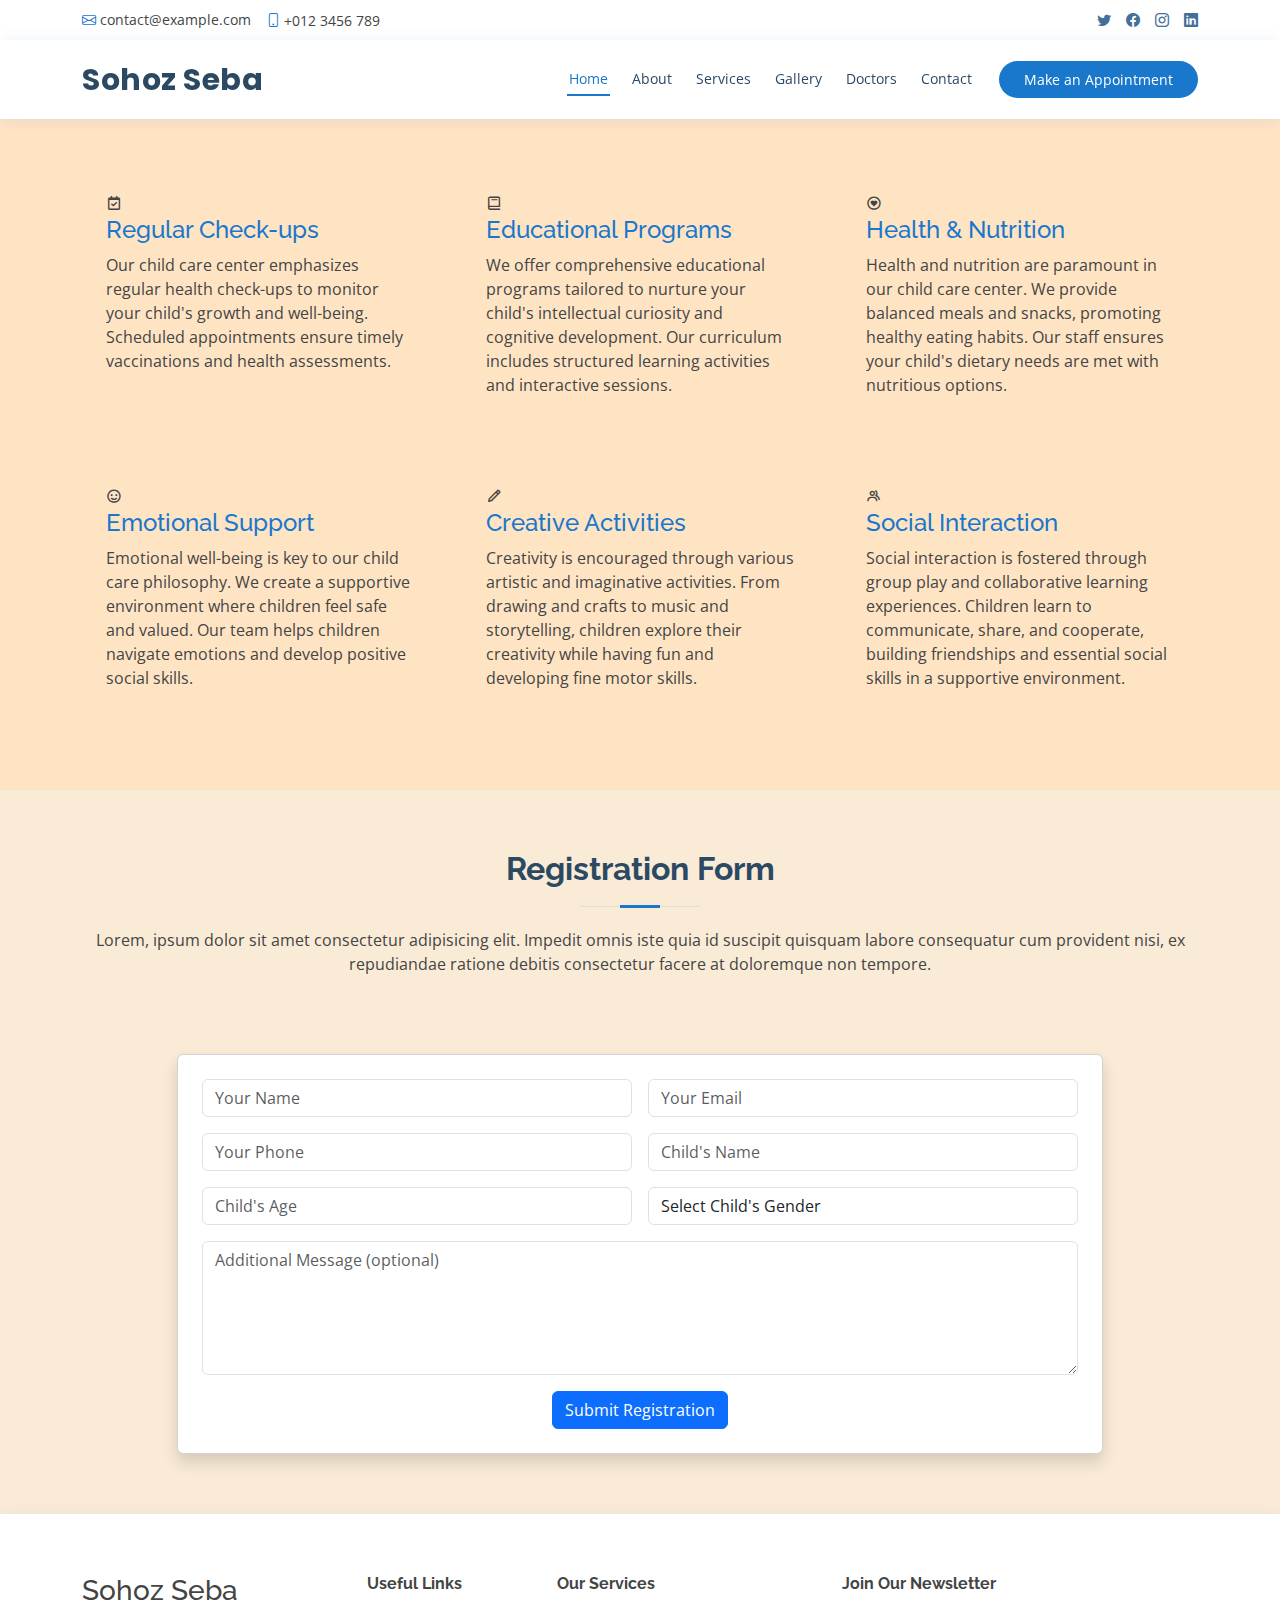
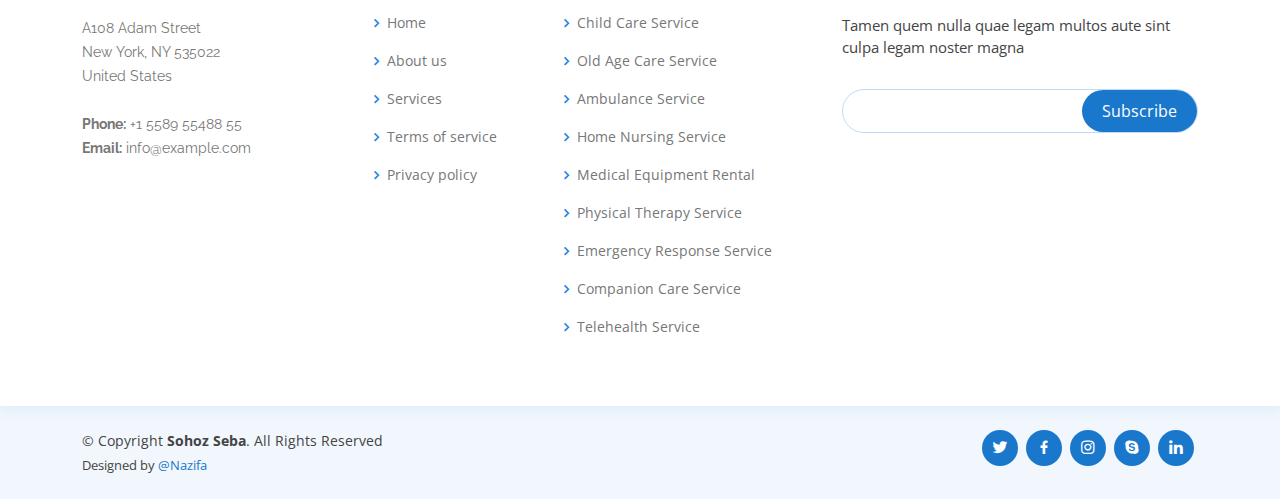
<file: child.html>
<!DOCTYPE html>
<html lang="en">

<head>
    <meta charset="utf-8">
    <meta content="width=device-width, initial-scale=1.0" name="viewport">

    <title>Sohoz Seba</title>
    <meta content="" name="description">
    <meta content="" name="keywords">

    <!-- Favicons -->
    <!-- <link href="assets/img/favicon.png" rel="icon"> -->
    <link href="assets/img/apple-touch-icon.png" rel="apple-touch-icon">

    <!-- Google Fonts -->
    <link
        href="https://fonts.googleapis.com/css?family=Open+Sans:300,300i,400,400i,600,600i,700,700i|Raleway:300,300i,400,400i,500,500i,600,600i,700,700i|Poppins:300,300i,400,400i,500,500i,600,600i,700,700i"
        rel="stylesheet">

    <!-- Vendor CSS Files -->
    <link href="assets/vendor/fontawesome-free/css/all.min.css" rel="stylesheet">
    <link href="assets/vendor/animate.css/animate.min.css" rel="stylesheet">
    <link href="assets/vendor/bootstrap/css/bootstrap.min.css" rel="stylesheet">
    <link href="assets/vendor/bootstrap-icons/bootstrap-icons.css" rel="stylesheet">
    <link href="assets/vendor/boxicons/css/boxicons.min.css" rel="stylesheet">
    <link href="assets/vendor/glightbox/css/glightbox.min.css" rel="stylesheet">
    <link href="assets/vendor/remixicon/remixicon.css" rel="stylesheet">
    <link href="assets/vendor/swiper/swiper-bundle.min.css" rel="stylesheet">

    <!-- Template Main CSS File -->
    <link href="assets/css/style.css" rel="stylesheet">
    <link href="assets/css/new.css" rel="stylesheet">
    <style>

    </style>
</head>

<body>
    <!-- ======= Top Bar ======= -->
    <div id="topbar" class="d-flex align-items-center fixed-top" style="z-index: 9999;">
        <div class="container d-flex justify-content-between">
            <div class="contact-info d-flex align-items-center">
                <i class="bi bi-envelope"></i> <a href="mailto:contact@example.com">contact@example.com</a>
                <i class="bi bi-phone"></i> +012 3456 789
            </div>
            <div class="d-none d-lg-flex social-links align-items-center">
                <a href="#" class="twitter"><i class="bi bi-twitter"></i></a>
                <a href="#" class="facebook"><i class="bi bi-facebook"></i></a>
                <a href="#" class="instagram"><i class="bi bi-instagram"></i></a>
                <a href="#" class="linkedin"><i class="bi bi-linkedin"></i></i></a>
            </div>
        </div>
    </div>
    <!-- ======= Header ======= -->
    <header id="header" class="fixed-top" style="z-index: 9999; ">
        <div class="container d-flex align-items-center">

            <h1 class="logo me-auto"><a href="index.html">Sohoz Seba</a></h1>
            <!-- Uncomment below if you prefer to use an image logo -->
            <!-- <a href="index.html" class="logo me-auto"><img src="assets/img/logo.png" alt="" class="img-fluid"></a>-->
            <nav id="navbar" class="navbar order-last order-lg-0">
                <ul>
                    <li><a class="nav-link scrollto active" href="index.html">Home</a></li>
                    <li><a class="nav-link scrollto" href="about.html">About</a></li>
                    <li><a class="nav-link scrollto" href="#services">Services</a></li>
                    <li><a class="nav-link scrollto" href="gallery.html">Gallery</a></li>
                    <li><a class="nav-link scrollto" href="doctors.html">Doctors</a></li>
                    <li><a class="nav-link scrollto" href="contact.html">Contact</a></li>
                </ul>
                <i class="bi bi-list mobile-nav-toggle"></i>
            </nav>
            <!-- .navbar -->

            <a href="#appointment" class="appointment-btn scrollto"><span class="d-none d-md-inline">Make an</span>
                Appointment</a>

        </div>
    </header>
    <!-- End Header -->


    <section id="child-care" class="section" style="background-color: bisque;">
        <div class="container">
            <div class="section-title">
                <h2>Child Care Center Services</h2>
            </div>

            <div class="row">
                <div class="col-lg-4 col-md-6 d-flex align-items-stretch ">
                    <div class="icon-box box-shadow p-4">
                        <div class="icon"><i class="bx bx-calendar-check"></i></div>
                        <h4><a href="#">Regular Check-ups</a></h4>
                        <p>Our child care center emphasizes regular health check-ups to monitor your child's growth and
                            well-being. Scheduled appointments ensure timely vaccinations and health assessments.</p>
                    </div>
                </div>

                <div class="col-lg-4 col-md-6 d-flex align-items-stretch mt-4 mt-md-0">
                    <div class="icon-box box-shadow p-4">
                        <div class="icon"><i class="bx bx-book"></i></div>
                        <h4><a href="#">Educational Programs</a></h4>
                        <p>We offer comprehensive educational programs tailored to nurture your child's intellectual
                            curiosity and cognitive development. Our curriculum includes structured learning activities
                            and interactive sessions.
                        </p>
                    </div>
                </div>

                <div class="col-lg-4 col-md-6 d-flex align-items-stretch mt-4 mt-lg-0">
                    <div class="icon-box box-shadow p-4">
                        <div class="icon"><i class="bx bx-heart-circle"></i></div>
                        <h4><a href="#">Health & Nutrition</a></h4>
                        <p>Health and nutrition are paramount in our child care center. We provide balanced meals and
                            snacks, promoting healthy eating habits. Our staff ensures your child's dietary needs are
                            met with nutritious options.
                        </p>
                    </div>
                </div>

                <div class="col-lg-4 col-md-6 d-flex align-items-stretch mt-4">
                    <div class="icon-box box-shadow p-4">
                        <div class="icon"><i class="bx bx-smile"></i></div>
                        <h4><a href="#">Emotional Support</a></h4>
                        <p>Emotional well-being is key to our child care philosophy. We create a supportive environment
                            where children feel safe and valued. Our team helps children navigate emotions and develop
                            positive social skills.
                        </p>
                    </div>
                </div>

                <div class="col-lg-4 col-md-6 d-flex align-items-stretch mt-4">
                    <div class="icon-box box-shadow p-4">
                        <div class="icon"><i class="bx bx-pencil"></i></div>
                        <h4><a href="#">Creative Activities</a></h4>
                        <p>Creativity is encouraged through various artistic and imaginative activities. From drawing
                            and crafts to music and storytelling, children explore their creativity while having fun and
                            developing fine motor skills.
                        </p>
                    </div>
                </div>

                <div class="col-lg-4 col-md-6 d-flex align-items-stretch mt-4">
                    <div class="icon-box box-shadow p-4">
                        <div class="icon"><i class="bx bx-group"></i></div>
                        <h4><a href="#">Social Interaction</a></h4>
                        <p>Social interaction is fostered through group play and collaborative learning experiences.
                            Children learn to communicate, share, and cooperate, building friendships and essential
                            social skills in a supportive environment.
                        </p>
                    </div>
                </div>
            </div>
        </div>
    </section>


    <section id="registration" class="section">
        <div class="container ">
            <div class="section-title text-center mb-5">
                <h2>Registration Form</h2>
                <p>Lorem, ipsum dolor sit amet consectetur adipisicing elit. Impedit omnis iste quia id suscipit
                    quisquam labore consequatur cum provident nisi, ex repudiandae ratione debitis consectetur facere at
                    doloremque non tempore.
                </p>
            </div>
            <div class="row justify-content-center">
                <div class="col-lg-10">
                    <div class="card shadow p-4">
                        <form action="registration_process.php" method="post" role="form">
                            <div class="row g-3">
                                <div class="col-md-6">
                                    <input type="text" name="parent_name" class="form-control" id="parent_name"
                                        placeholder="Your Name" required>
                                </div>
                                <div class="col-md-6">
                                    <input type="email" class="form-control" name="parent_email" id="parent_email"
                                        placeholder="Your Email" required>
                                </div>
                                <div class="col-md-6">
                                    <input type="tel" name="parent_phone" class="form-control" id="parent_phone"
                                        placeholder="Your Phone" required>
                                </div>
                                <div class="col-md-6">
                                    <input type="text" name="child_name" class="form-control" id="child_name"
                                        placeholder="Child's Name" required>
                                </div>
                                <div class="col-md-6">
                                    <input type="text" name="child_age" class="form-control" id="child_age"
                                        placeholder="Child's Age" required>
                                </div>
                                <div class="col-md-6">
                                    <select name="child_gender" id="child_gender" class="form-control" required>
                                        <option value="">Select Child's Gender</option>
                                        <option value="male">Male</option>
                                        <option value="female">Female</option>
                                        <option value="other">Other</option>
                                    </select>
                                </div>
                                <div class="col-12">
                                    <textarea class="form-control" name="message" rows="5"
                                        placeholder="Additional Message (optional)"></textarea>
                                </div>
                                <div class="col-12 text-center mt-3">
                                    <button type="submit" class="btn btn-primary">Submit Registration</button>
                                </div>
                            </div>
                        </form>
                    </div>
                </div>
            </div>
        </div>
    </section>


    <!-- ======= Footer ======= -->
    <footer id="footer">

        <div class="footer-top">
            <div class="container">
                <div class="row">

                    <div class="col-lg-3 col-md-6 footer-contact">
                        <h3>Sohoz Seba</h3>
                        <p>
                            A108 Adam Street <br> New York, NY 535022<br> United States <br><br>
                            <strong>Phone:</strong> +1 5589 55488 55<br>
                            <strong>Email:</strong> info@example.com<br>
                        </p>
                    </div>

                    <div class="col-lg-2 col-md-6 footer-links">
                        <h4>Useful Links</h4>
                        <ul>
                            <li><i class="bx bx-chevron-right"></i> <a href="#">Home</a></li>
                            <li><i class="bx bx-chevron-right"></i> <a href="#">About us</a></li>
                            <li><i class="bx bx-chevron-right"></i> <a href="#">Services</a></li>
                            <li><i class="bx bx-chevron-right"></i> <a href="#">Terms of service</a></li>
                            <li><i class="bx bx-chevron-right"></i> <a href="#">Privacy policy</a></li>
                        </ul>
                    </div>

                    <div class="col-lg-3 col-md-6 footer-links">
                        <h4>Our Services</h4>
                        <ul>
                            <li><i class="bx bx-chevron-right"></i><a href="#">Child Care Service</a></li>
                            <li><i class="bx bx-chevron-right"></i><a href="#">Old Age Care Service</a></li>
                            <li><i class="bx bx-chevron-right"></i><a href="#">Ambulance Service</a></li>
                            <li><i class="bx bx-chevron-right"></i><a href="#">Home Nursing Service</a></li>
                            <li><i class="bx bx-chevron-right"></i><a href="#">Medical Equipment Rental</a></li>
                            <li><i class="bx bx-chevron-right"></i><a href="#">Physical Therapy Service</a></li>
                            <li><i class="bx bx-chevron-right"></i><a href="#">Emergency Response Service</a></li>
                            <li><i class="bx bx-chevron-right"></i><a href="#">Companion Care Service</a></li>
                            <li><i class="bx bx-chevron-right"></i><a href="#">Telehealth Service</a></li>
                        </ul>
                    </div>


                    <div class="col-lg-4 col-md-6 footer-newsletter">
                        <h4>Join Our Newsletter</h4>
                        <p>Tamen quem nulla quae legam multos aute sint culpa legam noster magna</p>
                        <form action="" method="post">
                            <input type="email" name="email"><input type="submit" value="Subscribe">
                        </form>
                    </div>

                </div>
            </div>
        </div>

        <div class="container d-md-flex py-4">

            <div class="me-md-auto text-center text-md-start">
                <div class="copyright">
                    &copy; Copyright <strong><span>Sohoz Seba</span></strong>. All Rights Reserved
                </div>
                <div class="credits">
                    Designed by
                    <a href="">@Nazifa</a>
                </div>
            </div>
            <div class="social-links text-center text-md-right pt-3 pt-md-0">
                <a href="#" class="twitter"><i class="bx bxl-twitter"></i></a>
                <a href="#" class="facebook"><i class="bx bxl-facebook"></i></a>
                <a href="#" class="instagram"><i class="bx bxl-instagram"></i></a>
                <a href="#" class="google-plus"><i class="bx bxl-skype"></i></a>
                <a href="#" class="linkedin"><i class="bx bxl-linkedin"></i></a>
            </div>
        </div>
    </footer>
    <!-- End Footer -->

    <div id="preloader"></div>
    <a href="#" class="back-to-top d-flex align-items-center justify-content-center"><i
            class="bi bi-arrow-up-short"></i></a>

    <!-- Vendor JS Files -->
    <script src="assets/vendor/purecounter/purecounter_vanilla.js"></script>
    <script src="assets/vendor/bootstrap/js/bootstrap.bundle.min.js"></script>
    <script src="assets/vendor/glightbox/js/glightbox.min.js"></script>
    <script src="assets/vendor/swiper/swiper-bundle.min.js"></script>
    <script src="assets/vendor/php-email-form/validate.js"></script>
    <script src="assets/js/new.js"></script>

    <!-- Template Main JS File -->
    <script src="assets/js/main.js"></script>

    <script>
        function showPhoneNumbers(button) {
            var phoneNumbers = button.nextElementSibling;
            if (phoneNumbers.style.display === "block") {
                phoneNumbers.style.display = "none";
            } else {
                phoneNumbers.style.display = "block";
            }
        }
    </script>

</body>

</html>
</file>
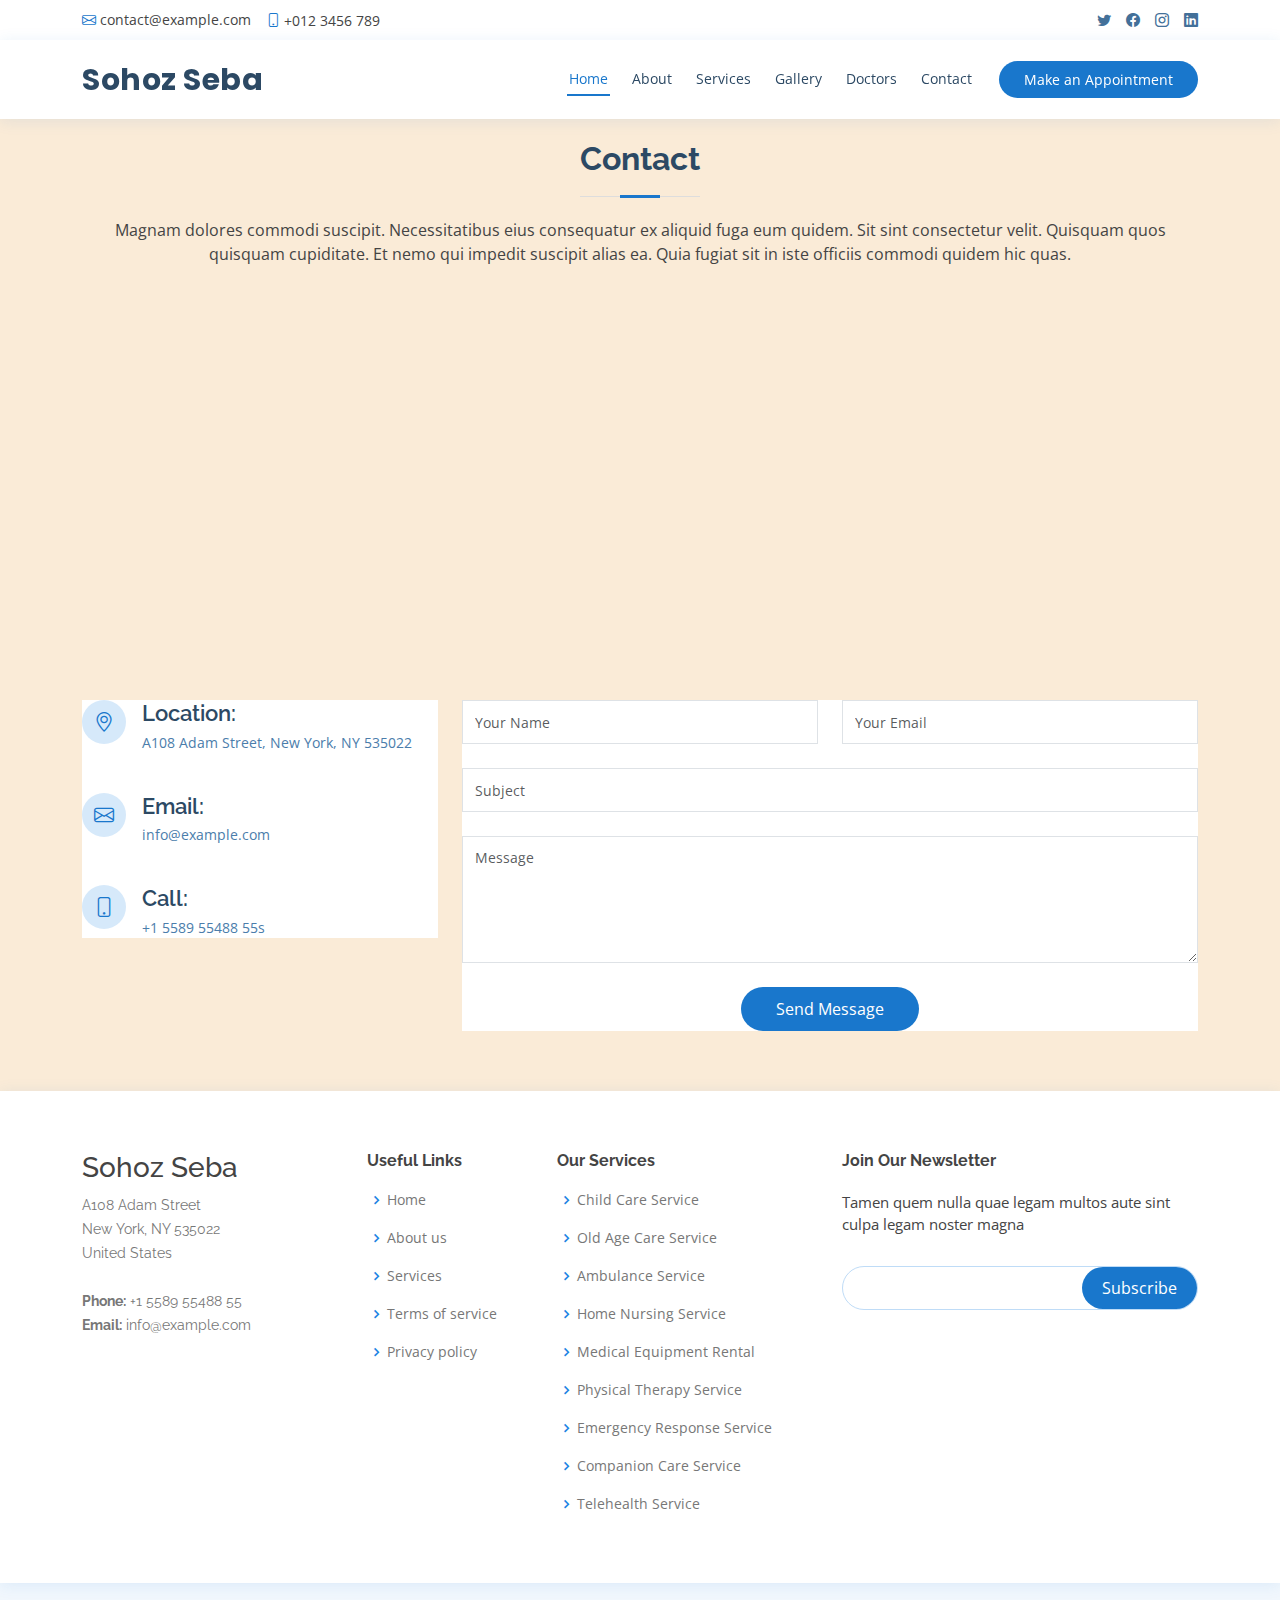
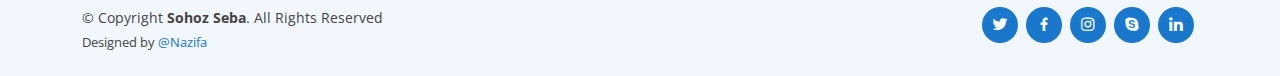
<file: contact.html>
<!DOCTYPE html>
<html lang="en">

<head>
    <meta charset="utf-8">
    <meta content="width=device-width, initial-scale=1.0" name="viewport">

    <title>Sohoz Seba</title>
    <meta content="" name="description">
    <meta content="" name="keywords">

    <!-- Favicons -->
    <!-- <link href="assets/img/favicon.png" rel="icon"> -->
    <link href="assets/img/apple-touch-icon.png" rel="apple-touch-icon">

    <!-- Google Fonts -->
    <link
        href="https://fonts.googleapis.com/css?family=Open+Sans:300,300i,400,400i,600,600i,700,700i|Raleway:300,300i,400,400i,500,500i,600,600i,700,700i|Poppins:300,300i,400,400i,500,500i,600,600i,700,700i"
        rel="stylesheet">

    <!-- Vendor CSS Files -->
    <link href="assets/vendor/fontawesome-free/css/all.min.css" rel="stylesheet">
    <link href="assets/vendor/animate.css/animate.min.css" rel="stylesheet">
    <link href="assets/vendor/bootstrap/css/bootstrap.min.css" rel="stylesheet">
    <link href="assets/vendor/bootstrap-icons/bootstrap-icons.css" rel="stylesheet">
    <link href="assets/vendor/boxicons/css/boxicons.min.css" rel="stylesheet">
    <link href="assets/vendor/glightbox/css/glightbox.min.css" rel="stylesheet">
    <link href="assets/vendor/remixicon/remixicon.css" rel="stylesheet">
    <link href="assets/vendor/swiper/swiper-bundle.min.css" rel="stylesheet">

    <!-- Template Main CSS File -->
    <link href="assets/css/style.css" rel="stylesheet">
    <link href="assets/css/new.css" rel="stylesheet">
    <style>

    </style>
</head>

<body>
    <!-- ======= Top Bar ======= -->
    <div id="topbar" class="d-flex align-items-center fixed-top" style="z-index: 9999;">
        <div class="container d-flex justify-content-between">
            <div class="contact-info d-flex align-items-center">
                <i class="bi bi-envelope"></i> <a href="mailto:contact@example.com">contact@example.com</a>
                <i class="bi bi-phone"></i> +012 3456 789
            </div>
            <div class="d-none d-lg-flex social-links align-items-center">
                <a href="#" class="twitter"><i class="bi bi-twitter"></i></a>
                <a href="#" class="facebook"><i class="bi bi-facebook"></i></a>
                <a href="#" class="instagram"><i class="bi bi-instagram"></i></a>
                <a href="#" class="linkedin"><i class="bi bi-linkedin"></i></i></a>
            </div>
        </div>
    </div>
    <!-- ======= Header ======= -->
    <header id="header" class="fixed-top" style="z-index: 9999; ">
        <div class="container d-flex align-items-center">

            <h1 class="logo me-auto"><a href="index.html">Sohoz Seba</a></h1>
            <!-- Uncomment below if you prefer to use an image logo -->
            <!-- <a href="index.html" class="logo me-auto"><img src="assets/img/logo.png" alt="" class="img-fluid"></a>-->
            <nav id="navbar" class="navbar order-last order-lg-0">
                <ul>
                    <li><a class="nav-link scrollto active" href="index.html">Home</a></li>
                    <li><a class="nav-link scrollto" href="about.html">About</a></li>
                    <li><a class="nav-link scrollto" href="#services">Services</a></li>
                    <li><a class="nav-link scrollto" href="gallery.html">Gallery</a></li>
                    <li><a class="nav-link scrollto" href="doctors.html">Doctors</a></li>
                    <li><a class="nav-link scrollto" href="contact.html">Contact</a></li>
                </ul>
                <i class="bi bi-list mobile-nav-toggle"></i>
            </nav>
            <!-- .navbar -->

            <a href="#appointment" class="appointment-btn scrollto"><span class="d-none d-md-inline">Make an</span>
                Appointment</a>

        </div>
    </header>
    <!-- End Header -->

    <!-- ======= Contact Section ======= -->
    <section id="contact" class="contact">
        <div class="container">

            <div class="section-title">
                <h2>Contact</h2>
                <p>Magnam dolores commodi suscipit. Necessitatibus eius consequatur ex aliquid fuga eum quidem. Sit sint
                    consectetur velit. Quisquam quos quisquam cupiditate. Et nemo qui impedit suscipit alias ea. Quia
                    fugiat sit in iste officiis commodi
                    quidem hic quas.</p>
            </div>
        </div>

        <div class="container">
            <iframe style="border:0; width: 100%; height: 350px;"
                src="https://www.google.com/maps/embed?pb=!1m14!1m8!1m3!1d12097.433213460943!2d-74.0062269!3d40.7101282!3m2!1i1024!2i768!4f13.1!3m3!1m2!1s0x0%3A0xb89d1fe6bc499443!2sDowntown+Conference+Center!5e0!3m2!1smk!2sbg!4v1539943755621"
                frameborder="0" allowfullscreen></iframe>
        </div>

        <div class="container">
            <div class="row mt-5">

                <div class="col-lg-4">
                    <div class="info">
                        <div class="address">
                            <i class="bi bi-geo-alt"></i>
                            <h4>Location:</h4>
                            <p>A108 Adam Street, New York, NY 535022</p>
                        </div>

                        <div class="email">
                            <i class="bi bi-envelope"></i>
                            <h4>Email:</h4>
                            <p>info@example.com</p>
                        </div>

                        <div class="phone">
                            <i class="bi bi-phone"></i>
                            <h4>Call:</h4>
                            <p>+1 5589 55488 55s</p>
                        </div>

                    </div>

                </div>

                <div class="col-lg-8 mt-5 mt-lg-0">

                    <form action="forms/contact.php" method="post" role="form" class="php-email-form">
                        <div class="row">
                            <div class="col-md-6 form-group">
                                <input type="text" name="name" class="form-control" id="name" placeholder="Your Name"
                                    required>
                            </div>
                            <div class="col-md-6 form-group mt-3 mt-md-0">
                                <input type="email" class="form-control" name="email" id="email"
                                    placeholder="Your Email" required>
                            </div>
                        </div>
                        <div class="form-group mt-3">
                            <input type="text" class="form-control" name="subject" id="subject" placeholder="Subject"
                                required>
                        </div>
                        <div class="form-group mt-3">
                            <textarea class="form-control" name="message" rows="5" placeholder="Message"
                                required></textarea>
                        </div>
                        <div class="my-3">
                            <div class="loading">Loading</div>
                            <div class="error-message"></div>
                            <div class="sent-message">Your message has been sent. Thank you!</div>
                        </div>
                        <div class="text-center"><button type="submit">Send Message</button></div>
                    </form>

                </div>

            </div>

        </div>
    </section>
    <!-- End Contact Section -->



    <!-- ======= Footer ======= -->
    <footer id="footer">

        <div class="footer-top">
            <div class="container">
                <div class="row">

                    <div class="col-lg-3 col-md-6 footer-contact">
                        <h3>Sohoz Seba</h3>
                        <p>
                            A108 Adam Street <br> New York, NY 535022<br> United States <br><br>
                            <strong>Phone:</strong> +1 5589 55488 55<br>
                            <strong>Email:</strong> info@example.com<br>
                        </p>
                    </div>

                    <div class="col-lg-2 col-md-6 footer-links">
                        <h4>Useful Links</h4>
                        <ul>
                            <li><i class="bx bx-chevron-right"></i> <a href="#">Home</a></li>
                            <li><i class="bx bx-chevron-right"></i> <a href="#">About us</a></li>
                            <li><i class="bx bx-chevron-right"></i> <a href="#">Services</a></li>
                            <li><i class="bx bx-chevron-right"></i> <a href="#">Terms of service</a></li>
                            <li><i class="bx bx-chevron-right"></i> <a href="#">Privacy policy</a></li>
                        </ul>
                    </div>

                    <div class="col-lg-3 col-md-6 footer-links">
                        <h4>Our Services</h4>
                        <ul>
                            <li><i class="bx bx-chevron-right"></i><a href="#">Child Care Service</a></li>
                            <li><i class="bx bx-chevron-right"></i><a href="#">Old Age Care Service</a></li>
                            <li><i class="bx bx-chevron-right"></i><a href="#">Ambulance Service</a></li>
                            <li><i class="bx bx-chevron-right"></i><a href="#">Home Nursing Service</a></li>
                            <li><i class="bx bx-chevron-right"></i><a href="#">Medical Equipment Rental</a></li>
                            <li><i class="bx bx-chevron-right"></i><a href="#">Physical Therapy Service</a></li>
                            <li><i class="bx bx-chevron-right"></i><a href="#">Emergency Response Service</a></li>
                            <li><i class="bx bx-chevron-right"></i><a href="#">Companion Care Service</a></li>
                            <li><i class="bx bx-chevron-right"></i><a href="#">Telehealth Service</a></li>
                        </ul>
                    </div>


                    <div class="col-lg-4 col-md-6 footer-newsletter">
                        <h4>Join Our Newsletter</h4>
                        <p>Tamen quem nulla quae legam multos aute sint culpa legam noster magna</p>
                        <form action="" method="post">
                            <input type="email" name="email"><input type="submit" value="Subscribe">
                        </form>
                    </div>

                </div>
            </div>
        </div>

        <div class="container d-md-flex py-4">

            <div class="me-md-auto text-center text-md-start">
                <div class="copyright">
                    &copy; Copyright <strong><span>Sohoz Seba</span></strong>. All Rights Reserved
                </div>
                <div class="credits">
                    Designed by
                    <a href="">@Nazifa</a>
                </div>
            </div>
            <div class="social-links text-center text-md-right pt-3 pt-md-0">
                <a href="#" class="twitter"><i class="bx bxl-twitter"></i></a>
                <a href="#" class="facebook"><i class="bx bxl-facebook"></i></a>
                <a href="#" class="instagram"><i class="bx bxl-instagram"></i></a>
                <a href="#" class="google-plus"><i class="bx bxl-skype"></i></a>
                <a href="#" class="linkedin"><i class="bx bxl-linkedin"></i></a>
            </div>
        </div>
    </footer>
    <!-- End Footer -->

    <div id="preloader"></div>
    <a href="#" class="back-to-top d-flex align-items-center justify-content-center"><i
            class="bi bi-arrow-up-short"></i></a>

    <!-- Vendor JS Files -->
    <script src="assets/vendor/purecounter/purecounter_vanilla.js"></script>
    <script src="assets/vendor/bootstrap/js/bootstrap.bundle.min.js"></script>
    <script src="assets/vendor/glightbox/js/glightbox.min.js"></script>
    <script src="assets/vendor/swiper/swiper-bundle.min.js"></script>
    <script src="assets/vendor/php-email-form/validate.js"></script>
    <script src="assets/js/new.js"></script>

    <!-- Template Main JS File -->
    <script src="assets/js/main.js"></script>

    <script>
        function showPhoneNumbers(button) {
            var phoneNumbers = button.nextElementSibling;
            if (phoneNumbers.style.display === "block") {
                phoneNumbers.style.display = "none";
            } else {
                phoneNumbers.style.display = "block";
            }
        }
    </script>

</body>

</html>
</file>
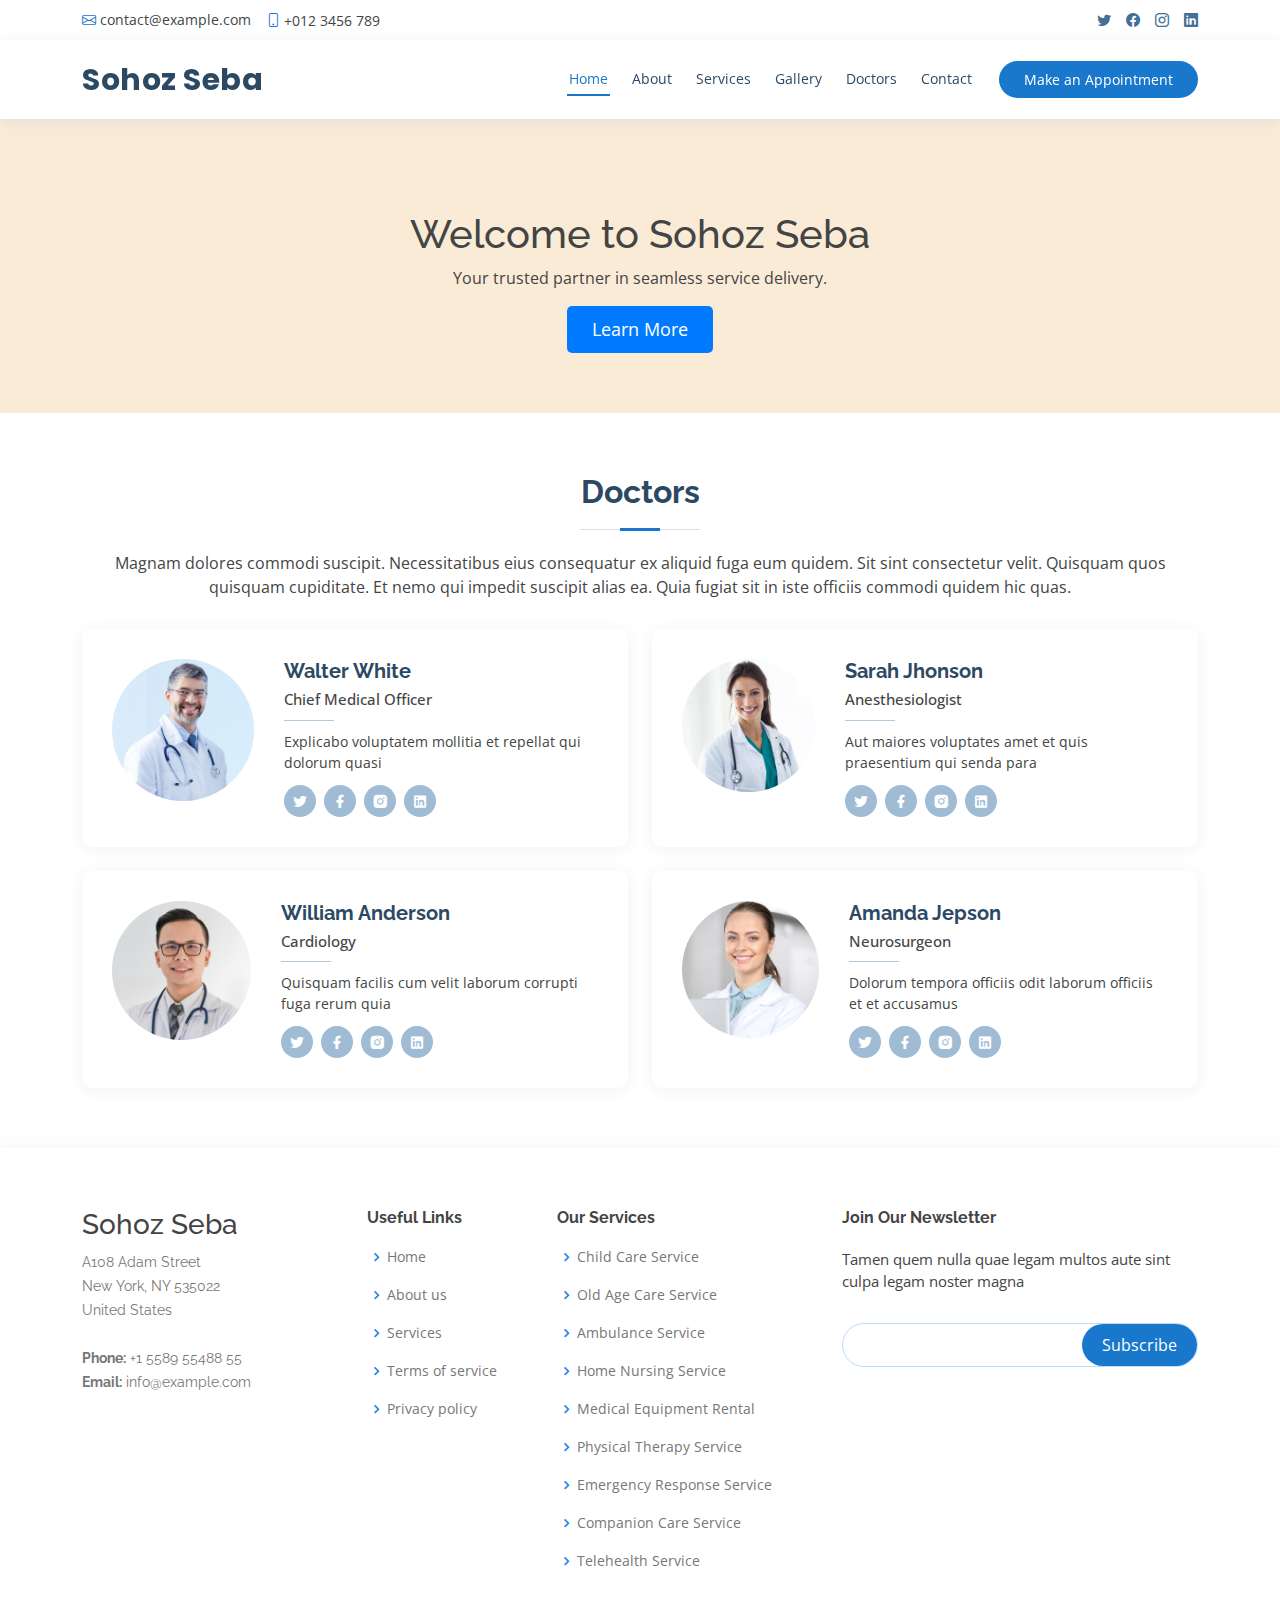
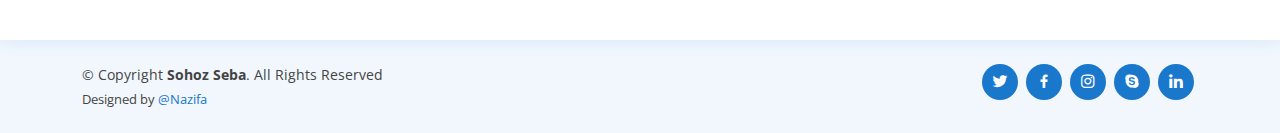
<file: doctors.html>
<!DOCTYPE html>
<html lang="en">

<head>
    <meta charset="utf-8">
    <meta content="width=device-width, initial-scale=1.0" name="viewport">

    <title>Sohoz Seba</title>
    <meta content="" name="description">
    <meta content="" name="keywords">

    <!-- Favicons -->
    <!-- <link href="assets/img/favicon.png" rel="icon"> -->
    <link href="assets/img/apple-touch-icon.png" rel="apple-touch-icon">

    <!-- Google Fonts -->
    <link
        href="https://fonts.googleapis.com/css?family=Open+Sans:300,300i,400,400i,600,600i,700,700i|Raleway:300,300i,400,400i,500,500i,600,600i,700,700i|Poppins:300,300i,400,400i,500,500i,600,600i,700,700i"
        rel="stylesheet">

    <!-- Vendor CSS Files -->
    <link href="assets/vendor/fontawesome-free/css/all.min.css" rel="stylesheet">
    <link href="assets/vendor/animate.css/animate.min.css" rel="stylesheet">
    <link href="assets/vendor/bootstrap/css/bootstrap.min.css" rel="stylesheet">
    <link href="assets/vendor/bootstrap-icons/bootstrap-icons.css" rel="stylesheet">
    <link href="assets/vendor/boxicons/css/boxicons.min.css" rel="stylesheet">
    <link href="assets/vendor/glightbox/css/glightbox.min.css" rel="stylesheet">
    <link href="assets/vendor/remixicon/remixicon.css" rel="stylesheet">
    <link href="assets/vendor/swiper/swiper-bundle.min.css" rel="stylesheet">

    <!-- Template Main CSS File -->
    <link href="assets/css/style.css" rel="stylesheet">
    <link href="assets/css/new.css" rel="stylesheet">
    <style>

    </style>
</head>

<body>
    <!-- ======= Top Bar ======= -->
    <div id="topbar" class="d-flex align-items-center fixed-top" style="z-index: 9999;">
        <div class="container d-flex justify-content-between">
            <div class="contact-info d-flex align-items-center">
                <i class="bi bi-envelope"></i> <a href="mailto:contact@example.com">contact@example.com</a>
                <i class="bi bi-phone"></i> +012 3456 789
            </div>
            <div class="d-none d-lg-flex social-links align-items-center">
                <a href="#" class="twitter"><i class="bi bi-twitter"></i></a>
                <a href="#" class="facebook"><i class="bi bi-facebook"></i></a>
                <a href="#" class="instagram"><i class="bi bi-instagram"></i></a>
                <a href="#" class="linkedin"><i class="bi bi-linkedin"></i></i></a>
            </div>
        </div>
    </div>
    <!-- ======= Header ======= -->
    <header id="header" class="fixed-top" style="z-index: 9999; ">
        <div class="container d-flex align-items-center">

            <h1 class="logo me-auto"><a href="index.html">Sohoz Seba</a></h1>
            <!-- Uncomment below if you prefer to use an image logo -->
            <!-- <a href="index.html" class="logo me-auto"><img src="assets/img/logo.png" alt="" class="img-fluid"></a>-->
            <nav id="navbar" class="navbar order-last order-lg-0">
                <ul>
                    <li><a class="nav-link scrollto active" href="index.html">Home</a></li>
                    <li><a class="nav-link scrollto" href="about.html">About</a></li>
                    <li><a class="nav-link scrollto" href="#services">Services</a></li>
                    <li><a class="nav-link scrollto" href="gallery.html">Gallery</a></li>
                    <li><a class="nav-link scrollto" href="doctors.html">Doctors</a></li>
                    <li><a class="nav-link scrollto" href="contact.html">Contact</a></li>
                </ul>
                <i class="bi bi-list mobile-nav-toggle"></i>
            </nav>
            <!-- .navbar -->

            <a href="#appointment" class="appointment-btn scrollto"><span class="d-none d-md-inline">Make an</span>
                Appointment</a>

        </div>
    </header>
    <!-- End Header -->

    <!-- End Header -->
    <section id="docbanner" class="docbanner" style="margin-top:150px">
        <div class="container">
            <div class="row justify-content-center text-center">
                <div class="col-xl-8 col-lg-10">
                    <h1>Welcome to Sohoz Seba</h1>
                    <p>Your trusted partner in seamless service delivery.</p>
                    <a href="#doctors" class="btn-get-started">Learn More</a>
                </div>
            </div>
        </div>
    </section>

    <!-- ======= Doctors Section ======= -->
    <section id="doctors" class="doctors">
        <div class="container">

            <div class="section-title">
                <h2>Doctors</h2>
                <p>Magnam dolores commodi suscipit. Necessitatibus eius consequatur ex aliquid fuga eum quidem. Sit sint
                    consectetur velit. Quisquam quos quisquam cupiditate. Et nemo qui impedit suscipit alias ea. Quia
                    fugiat sit in iste officiis commodi
                    quidem hic quas.</p>
            </div>

            <div class="row">

                <div class="col-lg-6">
                    <div class="member d-flex align-items-start">
                        <div class="pic"><img src="assets/img/doctors/doctors-1.jpg" class="img-fluid" alt=""></div>
                        <div class="member-info">
                            <h4>Walter White</h4>
                            <span>Chief Medical Officer</span>
                            <p>Explicabo voluptatem mollitia et repellat qui dolorum quasi</p>
                            <div class="social">
                                <a href=""><i class="ri-twitter-fill"></i></a>
                                <a href=""><i class="ri-facebook-fill"></i></a>
                                <a href=""><i class="ri-instagram-fill"></i></a>
                                <a href=""> <i class="ri-linkedin-box-fill"></i> </a>
                            </div>
                        </div>
                    </div>
                </div>

                <div class="col-lg-6 mt-4 mt-lg-0">
                    <div class="member d-flex align-items-start">
                        <div class="pic"><img src="assets/img/doctors/doctors-2.jpg" class="img-fluid" alt=""></div>
                        <div class="member-info">
                            <h4>Sarah Jhonson</h4>
                            <span>Anesthesiologist</span>
                            <p>Aut maiores voluptates amet et quis praesentium qui senda para</p>
                            <div class="social">
                                <a href=""><i class="ri-twitter-fill"></i></a>
                                <a href=""><i class="ri-facebook-fill"></i></a>
                                <a href=""><i class="ri-instagram-fill"></i></a>
                                <a href=""> <i class="ri-linkedin-box-fill"></i> </a>
                            </div>
                        </div>
                    </div>
                </div>

                <div class="col-lg-6 mt-4">
                    <div class="member d-flex align-items-start">
                        <div class="pic"><img src="assets/img/doctors/doctors-3.jpg" class="img-fluid" alt=""></div>
                        <div class="member-info">
                            <h4>William Anderson</h4>
                            <span>Cardiology</span>
                            <p>Quisquam facilis cum velit laborum corrupti fuga rerum quia</p>
                            <div class="social">
                                <a href=""><i class="ri-twitter-fill"></i></a>
                                <a href=""><i class="ri-facebook-fill"></i></a>
                                <a href=""><i class="ri-instagram-fill"></i></a>
                                <a href=""> <i class="ri-linkedin-box-fill"></i> </a>
                            </div>
                        </div>
                    </div>
                </div>

                <div class="col-lg-6 mt-4">
                    <div class="member d-flex align-items-start">
                        <div class="pic"><img src="assets/img/doctors/doctors-4.jpg" class="img-fluid" alt=""></div>
                        <div class="member-info">
                            <h4>Amanda Jepson</h4>
                            <span>Neurosurgeon</span>
                            <p>Dolorum tempora officiis odit laborum officiis et et accusamus</p>
                            <div class="social">
                                <a href=""><i class="ri-twitter-fill"></i></a>
                                <a href=""><i class="ri-facebook-fill"></i></a>
                                <a href=""><i class="ri-instagram-fill"></i></a>
                                <a href=""> <i class="ri-linkedin-box-fill"></i> </a>
                            </div>
                        </div>
                    </div>
                </div>

            </div>

        </div>
    </section>
    <!-- End Doctors Section -->


    <!-- ======= Footer ======= -->
    <footer id="footer">

        <div class="footer-top">
            <div class="container">
                <div class="row">

                    <div class="col-lg-3 col-md-6 footer-contact">
                        <h3>Sohoz Seba</h3>
                        <p>
                            A108 Adam Street <br> New York, NY 535022<br> United States <br><br>
                            <strong>Phone:</strong> +1 5589 55488 55<br>
                            <strong>Email:</strong> info@example.com<br>
                        </p>
                    </div>

                    <div class="col-lg-2 col-md-6 footer-links">
                        <h4>Useful Links</h4>
                        <ul>
                            <li><i class="bx bx-chevron-right"></i> <a href="#">Home</a></li>
                            <li><i class="bx bx-chevron-right"></i> <a href="#">About us</a></li>
                            <li><i class="bx bx-chevron-right"></i> <a href="#">Services</a></li>
                            <li><i class="bx bx-chevron-right"></i> <a href="#">Terms of service</a></li>
                            <li><i class="bx bx-chevron-right"></i> <a href="#">Privacy policy</a></li>
                        </ul>
                    </div>

                    <div class="col-lg-3 col-md-6 footer-links">
                        <h4>Our Services</h4>
                        <ul>
                            <li><i class="bx bx-chevron-right"></i><a href="#">Child Care Service</a></li>
                            <li><i class="bx bx-chevron-right"></i><a href="#">Old Age Care Service</a></li>
                            <li><i class="bx bx-chevron-right"></i><a href="#">Ambulance Service</a></li>
                            <li><i class="bx bx-chevron-right"></i><a href="#">Home Nursing Service</a></li>
                            <li><i class="bx bx-chevron-right"></i><a href="#">Medical Equipment Rental</a></li>
                            <li><i class="bx bx-chevron-right"></i><a href="#">Physical Therapy Service</a></li>
                            <li><i class="bx bx-chevron-right"></i><a href="#">Emergency Response Service</a></li>
                            <li><i class="bx bx-chevron-right"></i><a href="#">Companion Care Service</a></li>
                            <li><i class="bx bx-chevron-right"></i><a href="#">Telehealth Service</a></li>
                        </ul>
                    </div>


                    <div class="col-lg-4 col-md-6 footer-newsletter">
                        <h4>Join Our Newsletter</h4>
                        <p>Tamen quem nulla quae legam multos aute sint culpa legam noster magna</p>
                        <form action="" method="post">
                            <input type="email" name="email"><input type="submit" value="Subscribe">
                        </form>
                    </div>

                </div>
            </div>
        </div>

        <div class="container d-md-flex py-4">

            <div class="me-md-auto text-center text-md-start">
                <div class="copyright">
                    &copy; Copyright <strong><span>Sohoz Seba</span></strong>. All Rights Reserved
                </div>
                <div class="credits">
                    Designed by
                    <a href="">@Nazifa</a>
                </div>
            </div>
            <div class="social-links text-center text-md-right pt-3 pt-md-0">
                <a href="#" class="twitter"><i class="bx bxl-twitter"></i></a>
                <a href="#" class="facebook"><i class="bx bxl-facebook"></i></a>
                <a href="#" class="instagram"><i class="bx bxl-instagram"></i></a>
                <a href="#" class="google-plus"><i class="bx bxl-skype"></i></a>
                <a href="#" class="linkedin"><i class="bx bxl-linkedin"></i></a>
            </div>
        </div>
    </footer>
    <!-- End Footer -->

    <div id="preloader"></div>
    <a href="#" class="back-to-top d-flex align-items-center justify-content-center"><i
            class="bi bi-arrow-up-short"></i></a>

    <!-- Vendor JS Files -->
    <script src="assets/vendor/purecounter/purecounter_vanilla.js"></script>
    <script src="assets/vendor/bootstrap/js/bootstrap.bundle.min.js"></script>
    <script src="assets/vendor/glightbox/js/glightbox.min.js"></script>
    <script src="assets/vendor/swiper/swiper-bundle.min.js"></script>
    <script src="assets/vendor/php-email-form/validate.js"></script>
    <script src="assets/js/new.js"></script>

    <!-- Template Main JS File -->
    <script src="assets/js/main.js"></script>

    <script>
        function showPhoneNumbers(button) {
            var phoneNumbers = button.nextElementSibling;
            if (phoneNumbers.style.display === "block") {
                phoneNumbers.style.display = "none";
            } else {
                phoneNumbers.style.display = "block";
            }
        }
    </script>

</body>

</html>
</file>
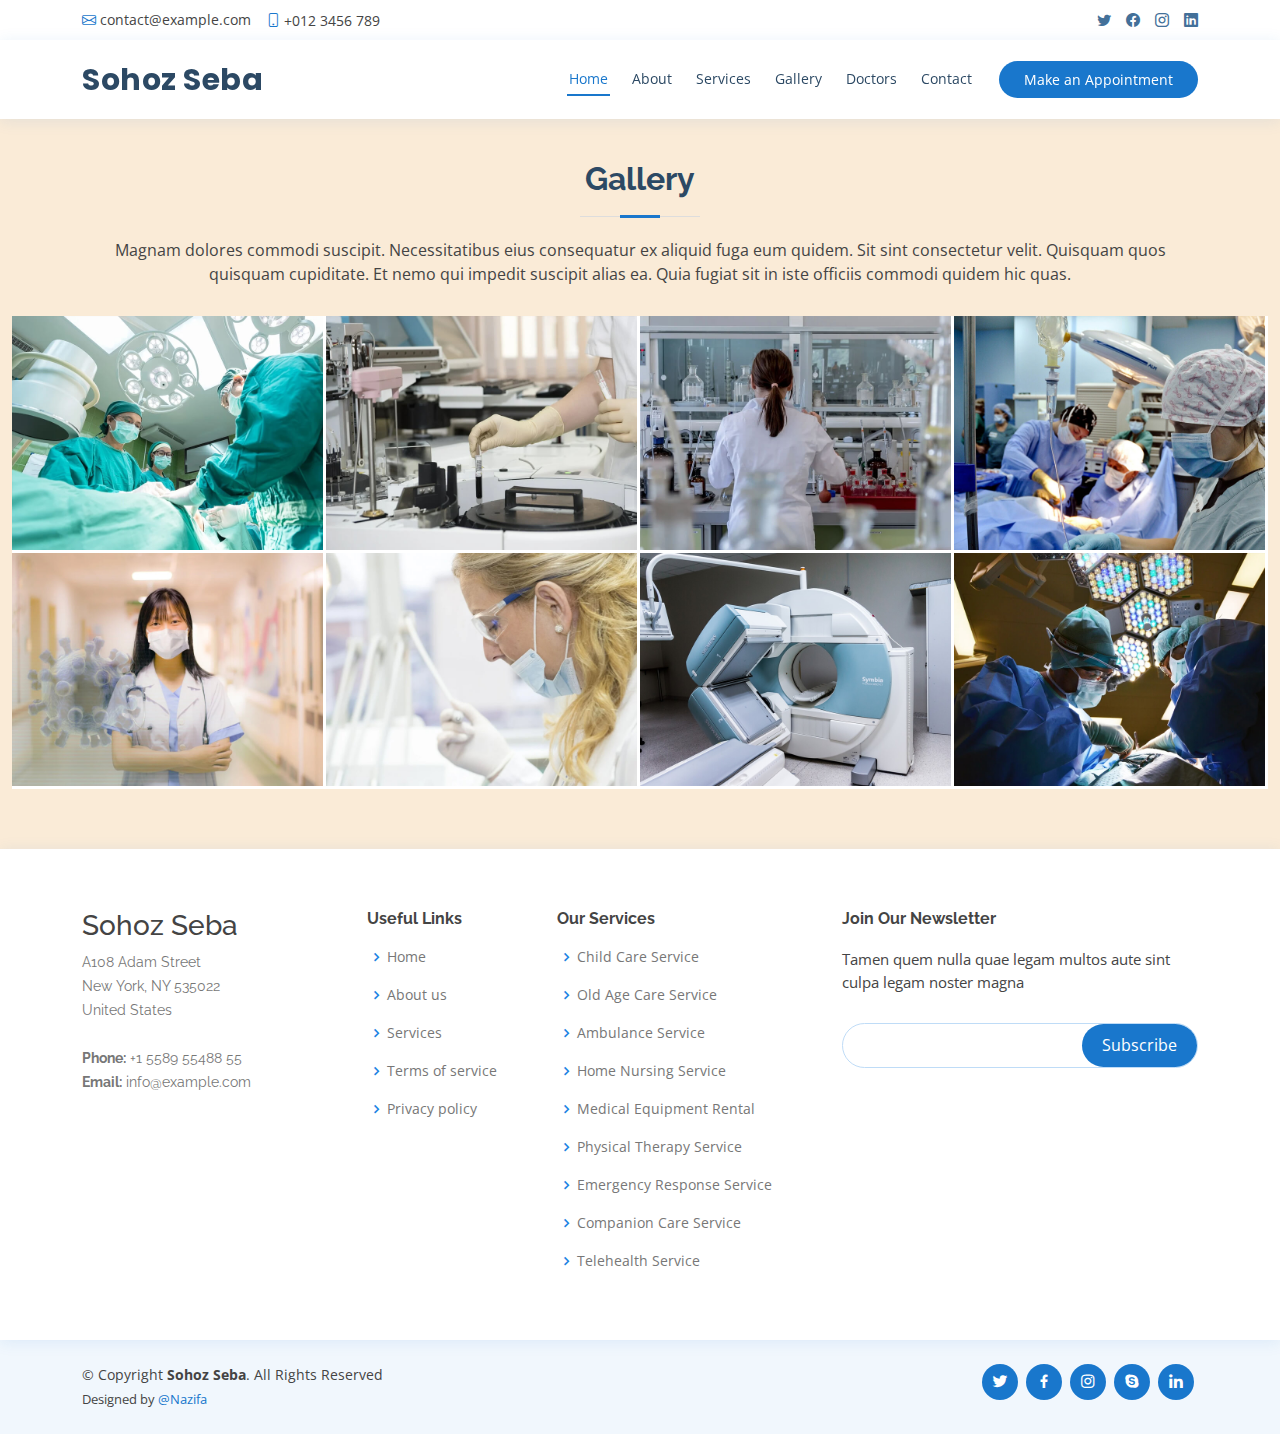
<file: gallery.html>
<!DOCTYPE html>
<html lang="en">

<head>
    <meta charset="utf-8">
    <meta content="width=device-width, initial-scale=1.0" name="viewport">

    <title>Sohoz Seba</title>
    <meta content="" name="description">
    <meta content="" name="keywords">

    <!-- Favicons -->
    <!-- <link href="assets/img/favicon.png" rel="icon"> -->
    <link href="assets/img/apple-touch-icon.png" rel="apple-touch-icon">

    <!-- Google Fonts -->
    <link
        href="https://fonts.googleapis.com/css?family=Open+Sans:300,300i,400,400i,600,600i,700,700i|Raleway:300,300i,400,400i,500,500i,600,600i,700,700i|Poppins:300,300i,400,400i,500,500i,600,600i,700,700i"
        rel="stylesheet">

    <!-- Vendor CSS Files -->
    <link href="assets/vendor/fontawesome-free/css/all.min.css" rel="stylesheet">
    <link href="assets/vendor/animate.css/animate.min.css" rel="stylesheet">
    <link href="assets/vendor/bootstrap/css/bootstrap.min.css" rel="stylesheet">
    <link href="assets/vendor/bootstrap-icons/bootstrap-icons.css" rel="stylesheet">
    <link href="assets/vendor/boxicons/css/boxicons.min.css" rel="stylesheet">
    <link href="assets/vendor/glightbox/css/glightbox.min.css" rel="stylesheet">
    <link href="assets/vendor/remixicon/remixicon.css" rel="stylesheet">
    <link href="assets/vendor/swiper/swiper-bundle.min.css" rel="stylesheet">

    <!-- Template Main CSS File -->
    <link href="assets/css/style.css" rel="stylesheet">
    <link href="assets/css/new.css" rel="stylesheet">
    <style>

    </style>
</head>

<body>
    <!-- ======= Top Bar ======= -->
    <div id="topbar" class="d-flex align-items-center fixed-top" style="z-index: 9999;">
        <div class="container d-flex justify-content-between">
            <div class="contact-info d-flex align-items-center">
                <i class="bi bi-envelope"></i> <a href="mailto:contact@example.com">contact@example.com</a>
                <i class="bi bi-phone"></i> +012 3456 789
            </div>
            <div class="d-none d-lg-flex social-links align-items-center">
                <a href="#" class="twitter"><i class="bi bi-twitter"></i></a>
                <a href="#" class="facebook"><i class="bi bi-facebook"></i></a>
                <a href="#" class="instagram"><i class="bi bi-instagram"></i></a>
                <a href="#" class="linkedin"><i class="bi bi-linkedin"></i></i></a>
            </div>
        </div>
    </div>
    <!-- ======= Header ======= -->
    <header id="header" class="fixed-top" style="z-index: 9999; ">
        <div class="container d-flex align-items-center">

            <h1 class="logo me-auto"><a href="index.html">Sohoz Seba</a></h1>
            <!-- Uncomment below if you prefer to use an image logo -->
            <!-- <a href="index.html" class="logo me-auto"><img src="assets/img/logo.png" alt="" class="img-fluid"></a>-->
            <nav id="navbar" class="navbar order-last order-lg-0">
                <ul>
                    <li><a class="nav-link scrollto active" href="index.html">Home</a></li>
                    <li><a class="nav-link scrollto" href="about.html">About</a></li>
                    <li><a class="nav-link scrollto" href="#services">Services</a></li>
                    <li><a class="nav-link scrollto" href="gallery.html">Gallery</a></li>
                    <li><a class="nav-link scrollto" href="doctors.html">Doctors</a></li>
                    <li><a class="nav-link scrollto" href="contact.html">Contact</a></li>
                </ul>
                <i class="bi bi-list mobile-nav-toggle"></i>
            </nav>
            <!-- .navbar -->

            <a href="#appointment" class="appointment-btn scrollto"><span class="d-none d-md-inline">Make an</span>
                Appointment</a>

        </div>
    </header>
    <!-- End Header -->

    <!-- ======= Gallery Section ======= -->
    <section id="gallery" class="gallery ">
        <div class="container">

            <div class="section-title">
                <h2>Gallery</h2>
                <p>Magnam dolores commodi suscipit. Necessitatibus eius consequatur ex aliquid fuga eum quidem. Sit sint
                    consectetur velit. Quisquam quos quisquam cupiditate. Et nemo qui impedit suscipit alias ea. Quia
                    fugiat sit in iste officiis commodi
                    quidem hic quas.</p>
            </div>
        </div>

        <div class="container-fluid">
            <div class="row g-0">

                <div class="col-lg-3 col-md-4">
                    <div class="gallery-item">
                        <a href="assets/img/gallery/gallery-1.jpg" class="galelry-lightbox">
                            <img src="assets/img/gallery/gallery-1.jpg" alt="" class="img-fluid">
                        </a>
                    </div>
                </div>

                <div class="col-lg-3 col-md-4">
                    <div class="gallery-item">
                        <a href="assets/img/gallery/gallery-2.jpg" class="galelry-lightbox">
                            <img src="assets/img/gallery/gallery-2.jpg" alt="" class="img-fluid">
                        </a>
                    </div>
                </div>

                <div class="col-lg-3 col-md-4">
                    <div class="gallery-item">
                        <a href="assets/img/gallery/gallery-3.jpg" class="galelry-lightbox">
                            <img src="assets/img/gallery/gallery-3.jpg" alt="" class="img-fluid">
                        </a>
                    </div>
                </div>

                <div class="col-lg-3 col-md-4">
                    <div class="gallery-item">
                        <a href="assets/img/gallery/gallery-4.jpg" class="galelry-lightbox">
                            <img src="assets/img/gallery/gallery-4.jpg" alt="" class="img-fluid">
                        </a>
                    </div>
                </div>

                <div class="col-lg-3 col-md-4">
                    <div class="gallery-item">
                        <a href="assets/img/gallery/gallery-5.jpg" class="galelry-lightbox">
                            <img src="assets/img/gallery/gallery-5.jpg" alt="" class="img-fluid">
                        </a>
                    </div>
                </div>

                <div class="col-lg-3 col-md-4">
                    <div class="gallery-item">
                        <a href="assets/img/gallery/gallery-6.jpg" class="galelry-lightbox">
                            <img src="assets/img/gallery/gallery-6.jpg" alt="" class="img-fluid">
                        </a>
                    </div>
                </div>

                <div class="col-lg-3 col-md-4">
                    <div class="gallery-item">
                        <a href="assets/img/gallery/gallery-7.jpg" class="galelry-lightbox">
                            <img src="assets/img/gallery/gallery-7.jpg" alt="" class="img-fluid">
                        </a>
                    </div>
                </div>

                <div class="col-lg-3 col-md-4">
                    <div class="gallery-item">
                        <a href="assets/img/gallery/gallery-8.jpg" class="galelry-lightbox">
                            <img src="assets/img/gallery/gallery-8.jpg" alt="" class="img-fluid">
                        </a>
                    </div>
                </div>

            </div>

        </div>
    </section>
    <!-- End Gallery Section -->


    <!-- ======= Footer ======= -->
    <footer id="footer">

        <div class="footer-top">
            <div class="container">
                <div class="row">

                    <div class="col-lg-3 col-md-6 footer-contact">
                        <h3>Sohoz Seba</h3>
                        <p>
                            A108 Adam Street <br> New York, NY 535022<br> United States <br><br>
                            <strong>Phone:</strong> +1 5589 55488 55<br>
                            <strong>Email:</strong> info@example.com<br>
                        </p>
                    </div>

                    <div class="col-lg-2 col-md-6 footer-links">
                        <h4>Useful Links</h4>
                        <ul>
                            <li><i class="bx bx-chevron-right"></i> <a href="#">Home</a></li>
                            <li><i class="bx bx-chevron-right"></i> <a href="#">About us</a></li>
                            <li><i class="bx bx-chevron-right"></i> <a href="#">Services</a></li>
                            <li><i class="bx bx-chevron-right"></i> <a href="#">Terms of service</a></li>
                            <li><i class="bx bx-chevron-right"></i> <a href="#">Privacy policy</a></li>
                        </ul>
                    </div>

                    <div class="col-lg-3 col-md-6 footer-links">
                        <h4>Our Services</h4>
                        <ul>
                            <li><i class="bx bx-chevron-right"></i><a href="#">Child Care Service</a></li>
                            <li><i class="bx bx-chevron-right"></i><a href="#">Old Age Care Service</a></li>
                            <li><i class="bx bx-chevron-right"></i><a href="#">Ambulance Service</a></li>
                            <li><i class="bx bx-chevron-right"></i><a href="#">Home Nursing Service</a></li>
                            <li><i class="bx bx-chevron-right"></i><a href="#">Medical Equipment Rental</a></li>
                            <li><i class="bx bx-chevron-right"></i><a href="#">Physical Therapy Service</a></li>
                            <li><i class="bx bx-chevron-right"></i><a href="#">Emergency Response Service</a></li>
                            <li><i class="bx bx-chevron-right"></i><a href="#">Companion Care Service</a></li>
                            <li><i class="bx bx-chevron-right"></i><a href="#">Telehealth Service</a></li>
                        </ul>
                    </div>


                    <div class="col-lg-4 col-md-6 footer-newsletter">
                        <h4>Join Our Newsletter</h4>
                        <p>Tamen quem nulla quae legam multos aute sint culpa legam noster magna</p>
                        <form action="" method="post">
                            <input type="email" name="email"><input type="submit" value="Subscribe">
                        </form>
                    </div>

                </div>
            </div>
        </div>

        <div class="container d-md-flex py-4">

            <div class="me-md-auto text-center text-md-start">
                <div class="copyright">
                    &copy; Copyright <strong><span>Sohoz Seba</span></strong>. All Rights Reserved
                </div>
                <div class="credits">
                    Designed by
                    <a href="">@Nazifa</a>
                </div>
            </div>
            <div class="social-links text-center text-md-right pt-3 pt-md-0">
                <a href="#" class="twitter"><i class="bx bxl-twitter"></i></a>
                <a href="#" class="facebook"><i class="bx bxl-facebook"></i></a>
                <a href="#" class="instagram"><i class="bx bxl-instagram"></i></a>
                <a href="#" class="google-plus"><i class="bx bxl-skype"></i></a>
                <a href="#" class="linkedin"><i class="bx bxl-linkedin"></i></a>
            </div>
        </div>
    </footer>
    <!-- End Footer -->

    <div id="preloader"></div>
    <a href="#" class="back-to-top d-flex align-items-center justify-content-center"><i
            class="bi bi-arrow-up-short"></i></a>

    <!-- Vendor JS Files -->
    <script src="assets/vendor/purecounter/purecounter_vanilla.js"></script>
    <script src="assets/vendor/bootstrap/js/bootstrap.bundle.min.js"></script>
    <script src="assets/vendor/glightbox/js/glightbox.min.js"></script>
    <script src="assets/vendor/swiper/swiper-bundle.min.js"></script>
    <script src="assets/vendor/php-email-form/validate.js"></script>
    <script src="assets/js/new.js"></script>

    <!-- Template Main JS File -->
    <script src="assets/js/main.js"></script>

    <script>
        function showPhoneNumbers(button) {
            var phoneNumbers = button.nextElementSibling;
            if (phoneNumbers.style.display === "block") {
                phoneNumbers.style.display = "none";
            } else {
                phoneNumbers.style.display = "block";
            }
        }
    </script>

</body>

</html>
</file>
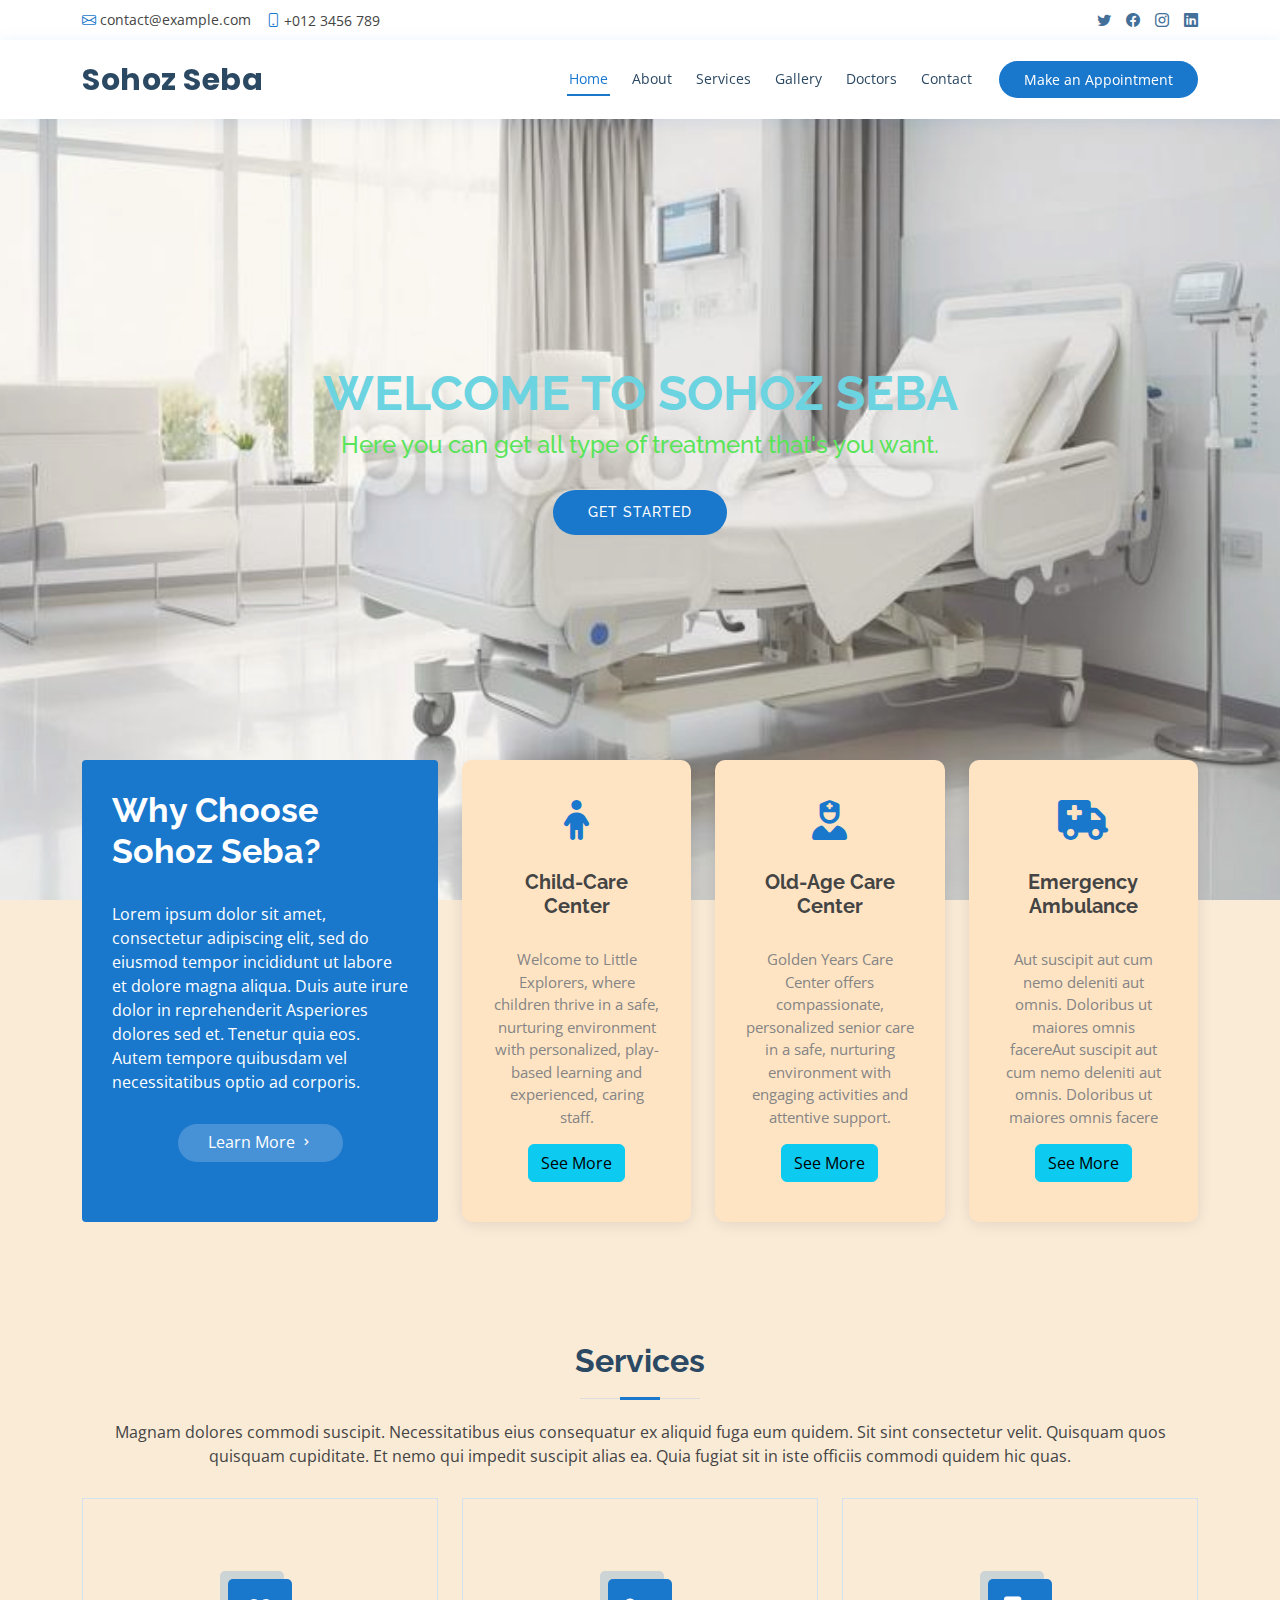
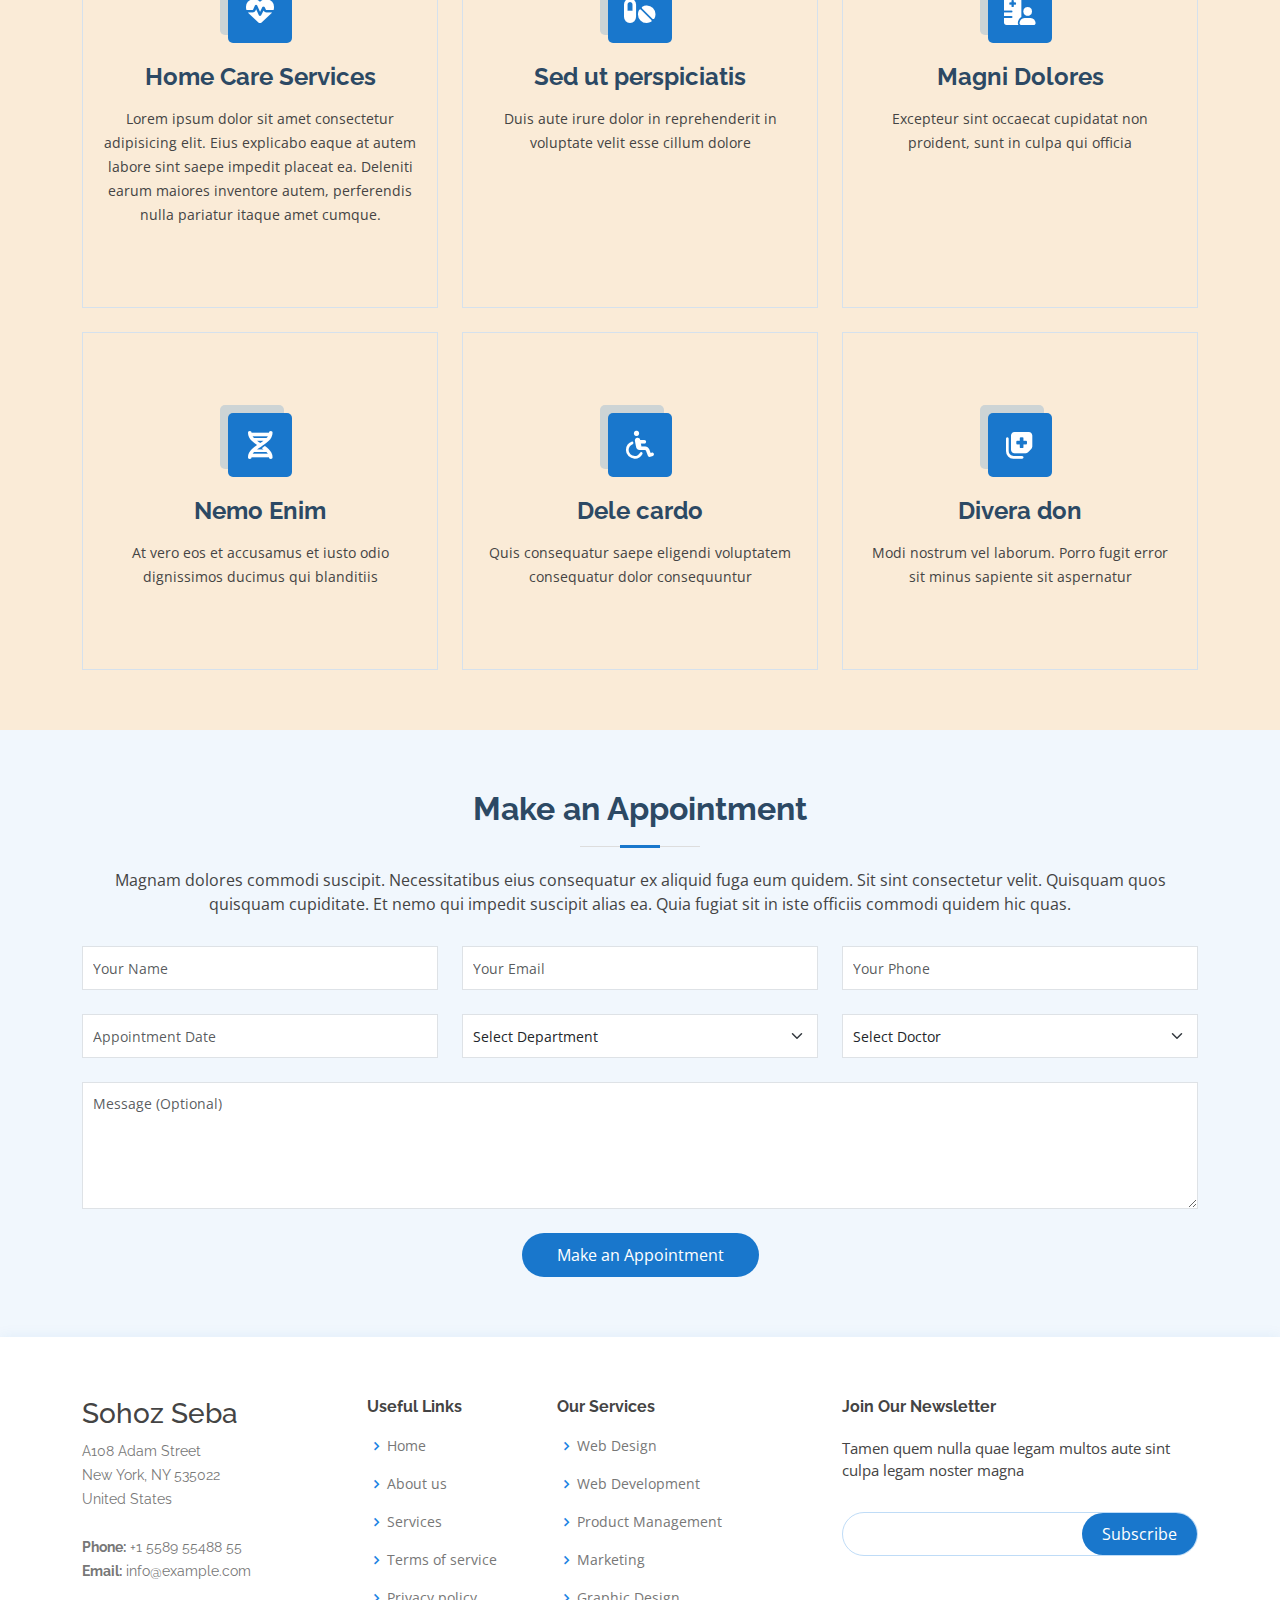
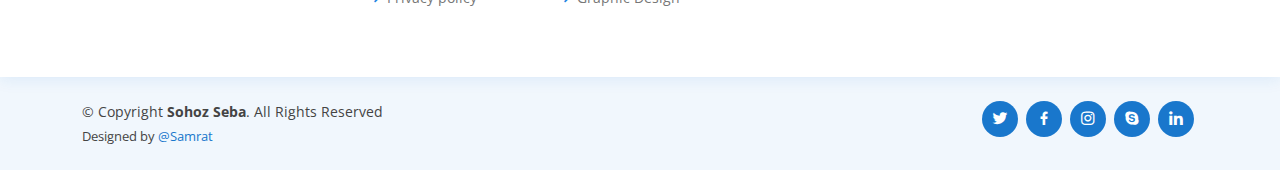
<file: home.html>
<!DOCTYPE html>
<html lang="en">

<head>
    <meta charset="utf-8">
    <meta content="width=device-width, initial-scale=1.0" name="viewport">

    <title>Sohoz Seba</title>
    <meta content="" name="description">
    <meta content="" name="keywords">

    <!-- Favicons -->
    <!-- <link href="assets/img/favicon.png" rel="icon"> -->
    <link href="assets/img/apple-touch-icon.png" rel="apple-touch-icon">

    <!-- Google Fonts -->
    <link
        href="https://fonts.googleapis.com/css?family=Open+Sans:300,300i,400,400i,600,600i,700,700i|Raleway:300,300i,400,400i,500,500i,600,600i,700,700i|Poppins:300,300i,400,400i,500,500i,600,600i,700,700i"
        rel="stylesheet">

    <!-- Vendor CSS Files -->
    <link href="assets/vendor/fontawesome-free/css/all.min.css" rel="stylesheet">
    <link href="assets/vendor/animate.css/animate.min.css" rel="stylesheet">
    <link href="assets/vendor/bootstrap/css/bootstrap.min.css" rel="stylesheet">
    <link href="assets/vendor/bootstrap-icons/bootstrap-icons.css" rel="stylesheet">
    <link href="assets/vendor/boxicons/css/boxicons.min.css" rel="stylesheet">
    <link href="assets/vendor/glightbox/css/glightbox.min.css" rel="stylesheet">
    <link href="assets/vendor/remixicon/remixicon.css" rel="stylesheet">
    <link href="assets/vendor/swiper/swiper-bundle.min.css" rel="stylesheet">

    <!-- Template Main CSS File -->
    <link href="assets/css/style.css" rel="stylesheet">
    <link href="assets/css/new.css" rel="stylesheet">
    <style>

    </style>
</head>

<body>
    <!-- ======= Top Bar ======= -->
    <div id="topbar" class="d-flex align-items-center fixed-top" style="z-index: 9999;">
        <div class="container d-flex justify-content-between">
            <div class="contact-info d-flex align-items-center">
                <i class="bi bi-envelope"></i> <a href="mailto:contact@example.com">contact@example.com</a>
                <i class="bi bi-phone"></i> +012 3456 789
            </div>
            <div class="d-none d-lg-flex social-links align-items-center">
                <a href="#" class="twitter"><i class="bi bi-twitter"></i></a>
                <a href="#" class="facebook"><i class="bi bi-facebook"></i></a>
                <a href="#" class="instagram"><i class="bi bi-instagram"></i></a>
                <a href="#" class="linkedin"><i class="bi bi-linkedin"></i></i></a>
            </div>
        </div>
    </div>
    <!-- ======= Header ======= -->
    <header id="header" class="fixed-top" style="z-index: 9999;">
        <div class="container d-flex align-items-center">

            <h1 class="logo me-auto"><a href="home.html">Sohoz Seba</a></h1>
            <!-- Uncomment below if you prefer to use an image logo -->
            <!-- <a href="index.html" class="logo me-auto"><img src="assets/img/logo.png" alt="" class="img-fluid"></a>-->
            <nav id="navbar" class="navbar order-last order-lg-0">
                <ul>
                    <li><a class="nav-link scrollto active" href="#hero">Home</a></li>
                    <li><a class="nav-link scrollto" href="about.html">About</a></li>
                    <li><a class="nav-link scrollto" href="#services">Services</a></li>
                    <li><a class="nav-link scrollto" href="gallery.html">Gallery</a></li>
                    <li><a class="nav-link scrollto" href="doctors.html">Doctors</a></li>
                    <li><a class="nav-link scrollto" href="contact.html">Contact</a></li>
                </ul>
                <i class="bi bi-list mobile-nav-toggle"></i>
            </nav>
            <!-- .navbar -->

            <a href="#appointment" class="appointment-btn scrollto"><span class="d-none d-md-inline">Make an</span>
                Appointment</a>

        </div>
    </header>
    <!-- End Header -->

    <!-- ======= Hero Section ======= -->
    <section id="hero" class="d-flex align-items-center">
        <div class="container box-box-shadow" style="padding:50px;">
            <h1 class="">Welcome to Sohoz Seba</h1>
            <h2>Here you can get all type of treatment that's you want.</h2>
            <a href="#about" class="btn-get-started scrollto">Get Started</a>
        </div>
    </section>
    <!-- End Hero -->

    <main id="main">

        <!-- ======= Why Us Section ======= -->
        <section id="why-us" class="why-us">
            <div class="container">

                <div class="row">
                    <div class="col-lg-4 d-flex align-items-stretch box-shadow">
                        <div class="content">
                            <h3>Why Choose Sohoz Seba?</h3>
                            <p>
                                Lorem ipsum dolor sit amet, consectetur adipiscing elit, sed do eiusmod tempor
                                incididunt ut labore et dolore magna aliqua. Duis aute irure dolor in reprehenderit
                                Asperiores dolores sed et. Tenetur quia eos. Autem tempore quibusdam vel necessitatibus
                                optio ad corporis.
                            </p>
                            <div class="text-center">
                                <a href="about.html" class="more-btn">Learn More <i class="bx bx-chevron-right"></i></a>
                            </div>
                        </div>
                    </div>
                    <div class="col-lg-8 d-flex align-items-stretch ">
                        <div class="icon-boxes d-flex flex-column justify-content-center ">
                            <div class="row">
                                <div class="col-xl-4 d-flex align-items-stretch box-shadow">
                                    <div class="icon-box mt-4 mt-xl-0" style="background-color:bisque">
                                        <i class="fas fa-child"></i>

                                        <h4>Child-Care Center</h4>
                                        <p>Welcome to Little Explorers, where children thrive in a safe, nurturing environment with personalized, play-based learning and experienced, caring staff.</p>
                                            <a href="child.html">
                                                <button type="button" class="btn btn-info">See More</button>
                                            </a>
                                    </div>
                                </div>

                                <div class="col-xl-4 d-flex align-items-stretch box-shadow">
                                    <div class="icon-box mt-4 mt-xl-0" style="background-color:bisque">
                                        <i class="fas fa-user-nurse"></i>
                                        <h4>Old-Age Care Center</h4>
                                        <p>Golden Years Care Center offers compassionate, personalized senior care in a safe, nurturing environment with engaging activities and attentive support.</p>
                                            <a href="">
                                                <button type="button" class="btn btn-info">See More</button>
                                            </a>
                                    </div>
                                </div>
                                <div class="col-xl-4 d-flex align-items-stretch box-shadow">
                                    <div class="icon-box mt-4 mt-xl-0" style="background-color:bisque">
                                        <i class="fas fa-ambulance"></i>
                                        <h4>Emergency Ambulance</h4>
                                        <p>Aut suscipit aut cum nemo deleniti aut omnis. Doloribus ut maiores omnis
                                            facereAut suscipit aut cum nemo deleniti aut omnis. Doloribus ut maiores omnis
                                            facere</p>
                                        <a href="">
                                            <button type="button" class="btn btn-info">See More</button>
                                        </a>
                                    </div>
                                </div>
                            </div>
                        </div>
                        <!-- End .content-->
                    </div>
                </div>

            </div>
        </section>
    

        <!-- ======= Services Section ======= -->
        <section id="services" class="services">
            <div class="container">

                <div class="section-title">
                    <h2>Services</h2>
                    <p>Magnam dolores commodi suscipit. Necessitatibus eius consequatur ex aliquid fuga eum quidem. Sit
                        sint consectetur velit. Quisquam quos quisquam cupiditate. Et nemo qui impedit suscipit alias
                        ea. Quia fugiat sit in iste officiis commodi
                        quidem hic quas.</p>
                </div>

                <div class="row">
                    <div class="col-lg-4 col-md-6 d-flex align-items-stretch">
                        <div class="icon-box">
                            <div class="icon"><i class="fas fa-heartbeat"></i></div>
                            <h4><a href="">Home Care Services</a></h4>
                            <p>Lorem ipsum dolor sit amet consectetur adipisicing elit. Eius explicabo eaque at autem labore sint saepe impedit placeat ea. Deleniti earum maiores inventore autem, perferendis nulla pariatur itaque amet cumque.</p>
                        </div>
                    </div>

                    <div class="col-lg-4 col-md-6 d-flex align-items-stretch mt-4 mt-md-0">
                        <div class="icon-box">
                            <div class="icon"><i class="fas fa-pills"></i></div>
                            <h4><a href="">Sed ut perspiciatis</a></h4>
                            <p>Duis aute irure dolor in reprehenderit in voluptate velit esse cillum dolore</p>
                        </div>
                    </div>

                    <div class="col-lg-4 col-md-6 d-flex align-items-stretch mt-4 mt-lg-0">
                        <div class="icon-box">
                            <div class="icon"><i class="fas fa-hospital-user"></i></div>
                            <h4><a href="">Magni Dolores</a></h4>
                            <p>Excepteur sint occaecat cupidatat non proident, sunt in culpa qui officia</p>
                        </div>
                    </div>

                    <div class="col-lg-4 col-md-6 d-flex align-items-stretch mt-4">
                        <div class="icon-box">
                            <div class="icon"><i class="fas fa-dna"></i></div>
                            <h4><a href="">Nemo Enim</a></h4>
                            <p>At vero eos et accusamus et iusto odio dignissimos ducimus qui blanditiis</p>
                        </div>
                    </div>

                    <div class="col-lg-4 col-md-6 d-flex align-items-stretch mt-4">
                        <div class="icon-box">
                            <div class="icon"><i class="fas fa-wheelchair"></i></div>
                            <h4><a href="">Dele cardo</a></h4>
                            <p>Quis consequatur saepe eligendi voluptatem consequatur dolor consequuntur</p>
                        </div>
                    </div>

                    <div class="col-lg-4 col-md-6 d-flex align-items-stretch mt-4">
                        <div class="icon-box">
                            <div class="icon"><i class="fas fa-notes-medical"></i></div>
                            <h4><a href="">Divera don</a></h4>
                            <p>Modi nostrum vel laborum. Porro fugit error sit minus sapiente sit aspernatur</p>
                        </div>
                    </div>

                </div>

            </div>
        </section>
        <!-- End Services Section -->

        <!-- End Testimonials Section -->
        <!-- ======= Appointment Section ======= -->
        <section id="appointment" class="appointment section-bg">
            <div class="container">
                <div class="section-title">
                    <h2>Make an Appointment</h2>
                    <p>Magnam dolores commodi suscipit. Necessitatibus eius consequatur ex aliquid fuga eum quidem. Sit
                        sint consectetur velit. Quisquam quos quisquam cupiditate. Et nemo qui impedit suscipit alias
                        ea. Quia fugiat sit in iste officiis commodi
                        quidem hic quas.</p>
                </div>

                <form action="forms/appointment.php" method="post" role="form" class="php-email-form">
                    <div class="row">
                        <div class="col-md-4 form-group">
                            <input type="text" name="name" class="form-control" id="name" placeholder="Your Name"
                                data-rule="minlen:4" data-msg="Please enter at least 4 chars">
                            <div class="validate"></div>
                        </div>
                        <div class="col-md-4 form-group mt-3 mt-md-0">
                            <input type="email" class="form-control" name="email" id="email" placeholder="Your Email"
                                data-rule="email" data-msg="Please enter a valid email">
                            <div class="validate"></div>
                        </div>
                        <div class="col-md-4 form-group mt-3 mt-md-0">
                            <input type="tel" class="form-control" name="phone" id="phone" placeholder="Your Phone"
                                data-rule="minlen:4" data-msg="Please enter at least 4 chars">
                            <div class="validate"></div>
                        </div>
                    </div>
                    <div class="row">
                        <div class="col-md-4 form-group mt-3">
                            <input type="datetime" name="date" class="form-control datepicker" id="date"
                                placeholder="Appointment Date" data-rule="minlen:4"
                                data-msg="Please enter at least 4 chars">
                            <div class="validate"></div>
                        </div>
                        <div class="col-md-4 form-group mt-3">
                            <select name="department" id="department" class="form-select">
                                <option value="">Select Department</option>
                                <option value="Department 1">Department 1</option>
                                <option value="Department 2">Department 2</option>
                                <option value="Department 3">Department 3</option>
                            </select>
                            <div class="validate">asdfasdfasdflajsldkj</div>
                        </div>
                        <div class="col-md-4 form-group mt-3">
                            <select name="doctor" id="doctor" class="form-select">
                                <option value="">Select Doctor</option>
                                <option value="Doctor 1">Doctor 1</option>
                                <option value="Doctor 2">Doctor 2</option>
                                <option value="Doctor 3">Doctor 3</option>
                            </select>
                            <div class="validate"></div>
                        </div>
                    </div>

                    <div class="form-group mt-3">
                        <textarea class="form-control" name="message" rows="5"
                            placeholder="Message (Optional)"></textarea>
                        <div class="validate"></div>
                    </div>
                    <div class="mb-3">
                        <div class="loading">Loading</div>
                        <div class="error-message"></div>
                        <div class="sent-message">Your appointment request has been sent successfully. Thank you!</div>
                    </div>
                    <div class="text-center"><button type="submit">Make an Appointment</button></div>
                </form>

            </div>
        </section>
        <!-- End Appointment Section -->
        <!-- ======= Footer ======= -->
        <footer id="footer">

            <div class="footer-top">
                <div class="container">
                    <div class="row">

                        <div class="col-lg-3 col-md-6 footer-contact">
                            <h3>Sohoz Seba</h3>
                            <p>
                                A108 Adam Street <br> New York, NY 535022<br> United States <br><br>
                                <strong>Phone:</strong> +1 5589 55488 55<br>
                                <strong>Email:</strong> info@example.com<br>
                            </p>
                        </div>

                        <div class="col-lg-2 col-md-6 footer-links">
                            <h4>Useful Links</h4>
                            <ul>
                                <li><i class="bx bx-chevron-right"></i> <a href="#">Home</a></li>
                                <li><i class="bx bx-chevron-right"></i> <a href="#">About us</a></li>
                                <li><i class="bx bx-chevron-right"></i> <a href="#">Services</a></li>
                                <li><i class="bx bx-chevron-right"></i> <a href="#">Terms of service</a></li>
                                <li><i class="bx bx-chevron-right"></i> <a href="#">Privacy policy</a></li>
                            </ul>
                        </div>

                        <div class="col-lg-3 col-md-6 footer-links">
                            <h4>Our Services</h4>
                            <ul>
                                <li><i class="bx bx-chevron-right"></i> <a href="#">Web Design</a></li>
                                <li><i class="bx bx-chevron-right"></i> <a href="#">Web Development</a></li>
                                <li><i class="bx bx-chevron-right"></i> <a href="#">Product Management</a></li>
                                <li><i class="bx bx-chevron-right"></i> <a href="#">Marketing</a></li>
                                <li><i class="bx bx-chevron-right"></i> <a href="#">Graphic Design</a></li>
                            </ul>
                        </div>

                        <div class="col-lg-4 col-md-6 footer-newsletter">
                            <h4>Join Our Newsletter</h4>
                            <p>Tamen quem nulla quae legam multos aute sint culpa legam noster magna</p>
                            <form action="" method="post">
                                <input type="email" name="email"><input type="submit" value="Subscribe">
                            </form>
                        </div>

                    </div>
                </div>
            </div>

            <div class="container d-md-flex py-4">

                <div class="me-md-auto text-center text-md-start">
                    <div class="copyright">
                        &copy; Copyright <strong><span>Sohoz Seba</span></strong>. All Rights Reserved
                    </div>
                    <div class="credits">
                        Designed by
                        <a href="https://www.linkedin.com/in/mehedi-hasan-samrat-8a980b2b9/">@Samrat</a>
                    </div>
                </div>
                <div class="social-links text-center text-md-right pt-3 pt-md-0">
                    <a href="#" class="twitter"><i class="bx bxl-twitter"></i></a>
                    <a href="#" class="facebook"><i class="bx bxl-facebook"></i></a>
                    <a href="#" class="instagram"><i class="bx bxl-instagram"></i></a>
                    <a href="#" class="google-plus"><i class="bx bxl-skype"></i></a>
                    <a href="#" class="linkedin"><i class="bx bxl-linkedin"></i></a>
                </div>
            </div>
        </footer>
        <!-- End Footer -->

        <div id="preloader"></div>
        <a href="#" class="back-to-top d-flex align-items-center justify-content-center"><i
                class="bi bi-arrow-up-short"></i></a>

        <!-- Vendor JS Files -->
        <script src="assets/vendor/purecounter/purecounter_vanilla.js"></script>
        <script src="assets/vendor/bootstrap/js/bootstrap.bundle.min.js"></script>
        <script src="assets/vendor/glightbox/js/glightbox.min.js"></script>
        <script src="assets/vendor/swiper/swiper-bundle.min.js"></script>
        <script src="assets/vendor/php-email-form/validate.js"></script>
        <script src="assets/js/new.js"></script>

        <!-- Template Main JS File -->
        <script src="assets/js/main.js"></script>

        <script>
            function showPhoneNumbers(button) {
                var phoneNumbers = button.nextElementSibling;
                if (phoneNumbers.style.display === "block") {
                    phoneNumbers.style.display = "none";
                } else {
                    phoneNumbers.style.display = "block";
                }
            }
        </script>

</body>

</html>
</file>
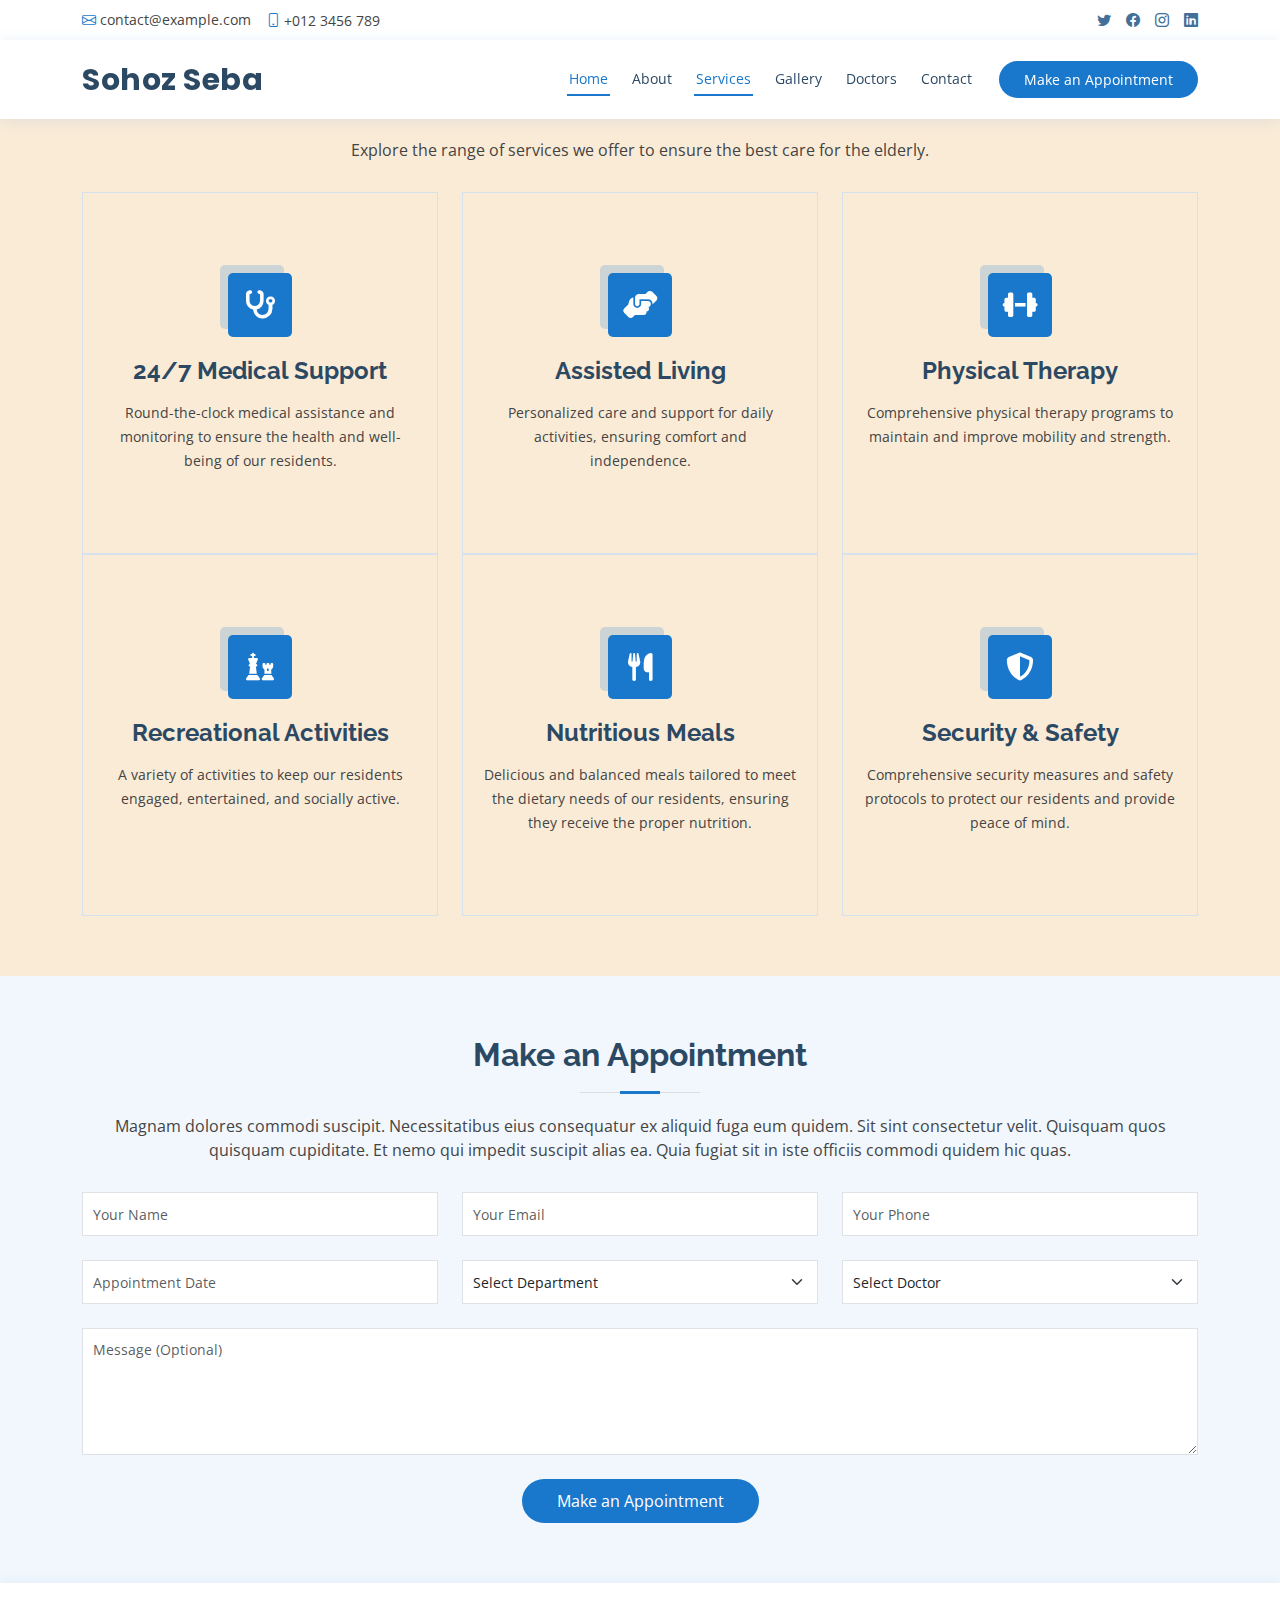
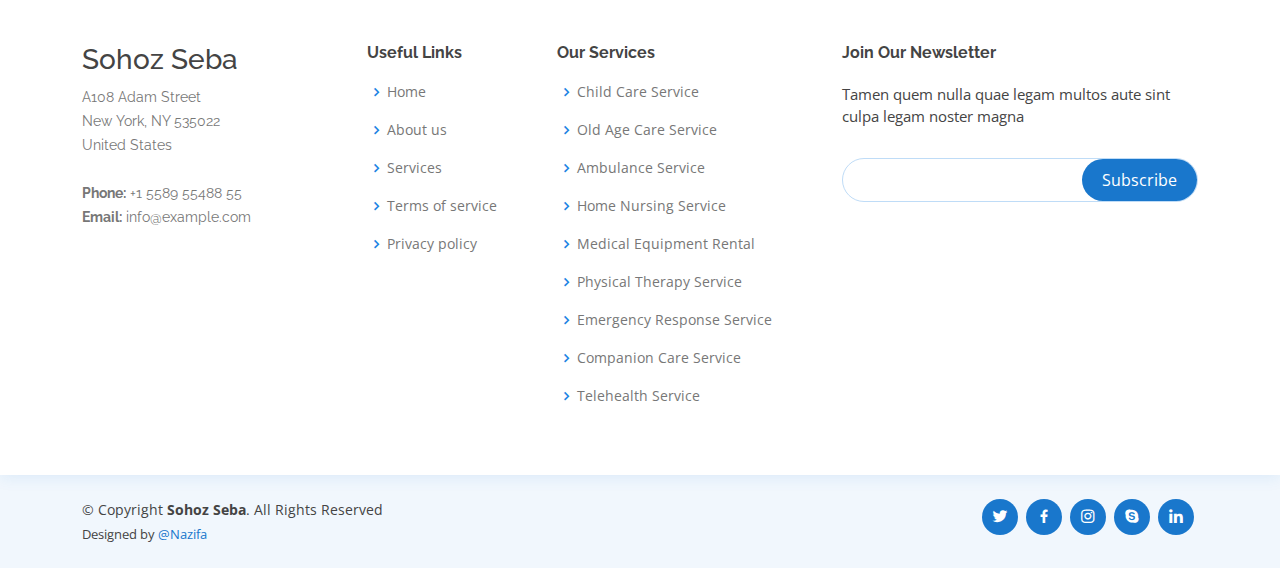
<file: inner-page.html>
<!DOCTYPE html>
<html lang="en">

<head>
  <meta charset="utf-8">
  <meta content="width=device-width, initial-scale=1.0" name="viewport">

  <title>Sohoz Seba</title>
  <meta content="" name="description">
  <meta content="" name="keywords">

  <!-- Favicons -->
  <!-- <link href="assets/img/favicon.png" rel="icon"> -->
  <link href="assets/img/apple-touch-icon.png" rel="apple-touch-icon">

  <!-- Google Fonts -->
  <link
    href="https://fonts.googleapis.com/css?family=Open+Sans:300,300i,400,400i,600,600i,700,700i|Raleway:300,300i,400,400i,500,500i,600,600i,700,700i|Poppins:300,300i,400,400i,500,500i,600,600i,700,700i"
    rel="stylesheet">

  <!-- Vendor CSS Files -->
  <link href="assets/vendor/fontawesome-free/css/all.min.css" rel="stylesheet">
  <link href="assets/vendor/animate.css/animate.min.css" rel="stylesheet">
  <link href="assets/vendor/bootstrap/css/bootstrap.min.css" rel="stylesheet">
  <link href="assets/vendor/bootstrap-icons/bootstrap-icons.css" rel="stylesheet">
  <link href="assets/vendor/boxicons/css/boxicons.min.css" rel="stylesheet">
  <link href="assets/vendor/glightbox/css/glightbox.min.css" rel="stylesheet">
  <link href="assets/vendor/remixicon/remixicon.css" rel="stylesheet">
  <link href="assets/vendor/swiper/swiper-bundle.min.css" rel="stylesheet">

  <!-- Template Main CSS File -->
  <link href="assets/css/style.css" rel="stylesheet">
  <link href="assets/css/new.css" rel="stylesheet">
  <style>

  </style>
</head>

<body>
  <!-- ======= Top Bar ======= -->
  <div id="topbar" class="d-flex align-items-center fixed-top" style="z-index: 9999;">
    <div class="container d-flex justify-content-between">
      <div class="contact-info d-flex align-items-center">
        <i class="bi bi-envelope"></i> <a href="mailto:contact@example.com">contact@example.com</a>
        <i class="bi bi-phone"></i> +012 3456 789
      </div>
      <div class="d-none d-lg-flex social-links align-items-center">
        <a href="#" class="twitter"><i class="bi bi-twitter"></i></a>
        <a href="#" class="facebook"><i class="bi bi-facebook"></i></a>
        <a href="#" class="instagram"><i class="bi bi-instagram"></i></a>
        <a href="#" class="linkedin"><i class="bi bi-linkedin"></i></i></a>
      </div>
    </div>
  </div>
  <!-- ======= Header ======= -->
  <header id="header" class="fixed-top" style="z-index: 9999; ">
    <div class="container d-flex align-items-center">

      <h1 class="logo me-auto"><a href="index.html">Sohoz Seba</a></h1>
      <!-- Uncomment below if you prefer to use an image logo -->
      <!-- <a href="index.html" class="logo me-auto"><img src="assets/img/logo.png" alt="" class="img-fluid"></a>-->
      <nav id="navbar" class="navbar order-last order-lg-0">
        <ul>
          <li><a class="nav-link scrollto active" href="index.html">Home</a></li>
          <li><a class="nav-link scrollto" href="about.html">About</a></li>
          <li><a class="nav-link scrollto" href="#services">Services</a></li>
          <li><a class="nav-link scrollto" href="gallery.html">Gallery</a></li>
          <li><a class="nav-link scrollto" href="doctors.html">Doctors</a></li>
          <li><a class="nav-link scrollto" href="contact.html">Contact</a></li>
        </ul>
        <i class="bi bi-list mobile-nav-toggle"></i>
      </nav>
      <!-- .navbar -->

      <a href="#appointment" class="appointment-btn scrollto"><span class="d-none d-md-inline">Make an</span>
        Appointment</a>

    </div>
  </header>
  <!-- End Header -->

  <!-- ======= Services Section ======= -->
  <section id="services" class="services">
    <div class="container" data-aos="fade-up">
      <div class="section-title">
        <h2>Our Services</h2>
        <p>Explore the range of services we offer to ensure the best care for the elderly.</p>
      </div>

      <div class="row">
        <div class="col-md-6 col-lg-4 d-flex align-items-stretch mb-5 mb-lg-0">
          <div class="icon-box">
            <div class="icon"><i class="fas fa-stethoscope"></i></div>
            <h4 class="title"><a href="">24/7 Medical Support</a></h4>
            <p class="description">Round-the-clock medical assistance and monitoring to ensure the health and well-being
              of our residents.</p>
          </div>
        </div>

        <div class="col-md-6 col-lg-4 d-flex align-items-stretch mb-5 mb-lg-0">
          <div class="icon-box">
            <div class="icon"><i class="fas fa-hands-helping"></i></div>
            <h4 class="title"><a href="">Assisted Living</a></h4>
            <p class="description">Personalized care and support for daily activities, ensuring comfort and
              independence.
            </p>
          </div>
        </div>

        <div class="col-md-6 col-lg-4 d-flex align-items-stretch mb-5 mb-lg-0">
          <div class="icon-box">
            <div class="icon"><i class="fas fa-dumbbell"></i></div>
            <h4 class="title"><a href="">Physical Therapy</a></h4>
            <p class="description">Comprehensive physical therapy programs to maintain and improve mobility and
              strength.
            </p>
          </div>
        </div>

        <div class="col-md-6 col-lg-4 d-flex align-items-stretch mb-5 mb-lg-0">
          <div class="icon-box">
            <div class="icon"><i class="fas fa-chess"></i></div>
            <h4 class="title"><a href="">Recreational Activities</a></h4>
            <p class="description">A variety of activities to keep our residents engaged, entertained, and socially
              active.
            </p>
          </div>
        </div>
        <div class="col-md-6 col-lg-4 d-flex align-items-stretch mb-5 mb-lg-0">
          <div class="icon-box">
            <div class="icon"><i class="fas fa-utensils"></i></div>
            <h4 class="title"><a href="">Nutritious Meals</a></h4>
            <p class="description">Delicious and balanced meals tailored to meet the dietary needs of our residents,
              ensuring they receive the proper nutrition.</p>
          </div>
        </div>

        <div class="col-md-6 col-lg-4 d-flex align-items-stretch mb-5 mb-lg-0">
          <div class="icon-box">
            <div class="icon"><i class="fas fa-shield-alt"></i></div>
            <h4 class="title"><a href="">Security & Safety</a></h4>
            <p class="description">Comprehensive security measures and safety protocols to protect our residents and
              provide peace of mind.</p>
          </div>
        </div>


      </div>
    </div>
  </section>
  <!-- End Testimonials Section -->
  <!-- ======= Appointment Section ======= -->
  <section id="appointment" class="appointment section-bg">
    <div class="container">
      <div class="section-title">
        <h2>Make an Appointment</h2>
        <p>Magnam dolores commodi suscipit. Necessitatibus eius consequatur ex aliquid fuga eum quidem. Sit sint
          consectetur velit. Quisquam quos quisquam cupiditate. Et nemo qui impedit suscipit alias ea. Quia fugiat sit
          in iste officiis commodi
          quidem hic quas.</p>
      </div>

      <form action="forms/appointment.php" method="post" role="form" class="php-email-form">
        <div class="row">
          <div class="col-md-4 form-group">
            <input type="text" name="name" class="form-control" id="name" placeholder="Your Name" data-rule="minlen:4"
              data-msg="Please enter at least 4 chars">
            <div class="validate"></div>
          </div>
          <div class="col-md-4 form-group mt-3 mt-md-0">
            <input type="email" class="form-control" name="email" id="email" placeholder="Your Email" data-rule="email"
              data-msg="Please enter a valid email">
            <div class="validate"></div>
          </div>
          <div class="col-md-4 form-group mt-3 mt-md-0">
            <input type="tel" class="form-control" name="phone" id="phone" placeholder="Your Phone" data-rule="minlen:4"
              data-msg="Please enter at least 4 chars">
            <div class="validate"></div>
          </div>
        </div>
        <div class="row">
          <div class="col-md-4 form-group mt-3">
            <input type="datetime" name="date" class="form-control datepicker" id="date" placeholder="Appointment Date"
              data-rule="minlen:4" data-msg="Please enter at least 4 chars">
            <div class="validate"></div>
          </div>
          <div class="col-md-4 form-group mt-3">
            <select name="department" id="department" class="form-select">
              <option value="">Select Department</option>
              <option value="Department 1">Department 1</option>
              <option value="Department 2">Department 2</option>
              <option value="Department 3">Department 3</option>
            </select>
            <div class="validate">asdfasdfasdflajsldkj</div>
          </div>
          <div class="col-md-4 form-group mt-3">
            <select name="doctor" id="doctor" class="form-select">
              <option value="">Select Doctor</option>
              <option value="Doctor 1">Doctor 1</option>
              <option value="Doctor 2">Doctor 2</option>
              <option value="Doctor 3">Doctor 3</option>
            </select>
            <div class="validate"></div>
          </div>
        </div>

        <div class="form-group mt-3">
          <textarea class="form-control" name="message" rows="5" placeholder="Message (Optional)"></textarea>
          <div class="validate"></div>
        </div>
        <div class="mb-3">
          <div class="loading">Loading</div>
          <div class="error-message"></div>
          <div class="sent-message">Your appointment request has been sent successfully. Thank you!</div>
        </div>
        <div class="text-center"><button type="submit">Make an Appointment</button></div>
      </form>

    </div>
  </section>
  <!-- End Appointment Section -->


  <!-- ======= Footer ======= -->
  <footer id="footer">

    <div class="footer-top">
      <div class="container">
        <div class="row">

          <div class="col-lg-3 col-md-6 footer-contact">
            <h3>Sohoz Seba</h3>
            <p>
              A108 Adam Street <br> New York, NY 535022<br> United States <br><br>
              <strong>Phone:</strong> +1 5589 55488 55<br>
              <strong>Email:</strong> info@example.com<br>
            </p>
          </div>

          <div class="col-lg-2 col-md-6 footer-links">
            <h4>Useful Links</h4>
            <ul>
              <li><i class="bx bx-chevron-right"></i> <a href="#">Home</a></li>
              <li><i class="bx bx-chevron-right"></i> <a href="#">About us</a></li>
              <li><i class="bx bx-chevron-right"></i> <a href="#">Services</a></li>
              <li><i class="bx bx-chevron-right"></i> <a href="#">Terms of service</a></li>
              <li><i class="bx bx-chevron-right"></i> <a href="#">Privacy policy</a></li>
            </ul>
          </div>

          <div class="col-lg-3 col-md-6 footer-links">
            <h4>Our Services</h4>
            <ul>
              <li><i class="bx bx-chevron-right"></i><a href="#">Child Care Service</a></li>
              <li><i class="bx bx-chevron-right"></i><a href="#">Old Age Care Service</a></li>
              <li><i class="bx bx-chevron-right"></i><a href="#">Ambulance Service</a></li>
              <li><i class="bx bx-chevron-right"></i><a href="#">Home Nursing Service</a></li>
              <li><i class="bx bx-chevron-right"></i><a href="#">Medical Equipment Rental</a></li>
              <li><i class="bx bx-chevron-right"></i><a href="#">Physical Therapy Service</a></li>
              <li><i class="bx bx-chevron-right"></i><a href="#">Emergency Response Service</a></li>
              <li><i class="bx bx-chevron-right"></i><a href="#">Companion Care Service</a></li>
              <li><i class="bx bx-chevron-right"></i><a href="#">Telehealth Service</a></li>
            </ul>
          </div>


          <div class="col-lg-4 col-md-6 footer-newsletter">
            <h4>Join Our Newsletter</h4>
            <p>Tamen quem nulla quae legam multos aute sint culpa legam noster magna</p>
            <form action="" method="post">
              <input type="email" name="email"><input type="submit" value="Subscribe">
            </form>
          </div>

        </div>
      </div>
    </div>

    <div class="container d-md-flex py-4">

      <div class="me-md-auto text-center text-md-start">
        <div class="copyright">
          &copy; Copyright <strong><span>Sohoz Seba</span></strong>. All Rights Reserved
        </div>
        <div class="credits">
          Designed by
          <a href="">@Nazifa</a>
        </div>
      </div>
      <div class="social-links text-center text-md-right pt-3 pt-md-0">
        <a href="#" class="twitter"><i class="bx bxl-twitter"></i></a>
        <a href="#" class="facebook"><i class="bx bxl-facebook"></i></a>
        <a href="#" class="instagram"><i class="bx bxl-instagram"></i></a>
        <a href="#" class="google-plus"><i class="bx bxl-skype"></i></a>
        <a href="#" class="linkedin"><i class="bx bxl-linkedin"></i></a>
      </div>
    </div>
  </footer>
  <!-- End Footer -->

  <div id="preloader"></div>
  <a href="#" class="back-to-top d-flex align-items-center justify-content-center"><i
      class="bi bi-arrow-up-short"></i></a>

  <!-- Vendor JS Files -->
  <script src="assets/vendor/purecounter/purecounter_vanilla.js"></script>
  <script src="assets/vendor/bootstrap/js/bootstrap.bundle.min.js"></script>
  <script src="assets/vendor/glightbox/js/glightbox.min.js"></script>
  <script src="assets/vendor/swiper/swiper-bundle.min.js"></script>
  <script src="assets/vendor/php-email-form/validate.js"></script>
  <script src="assets/js/new.js"></script>

  <!-- Template Main JS File -->
  <script src="assets/js/main.js"></script>

  <script>
    function showPhoneNumbers(button) {
      var phoneNumbers = button.nextElementSibling;
      if (phoneNumbers.style.display === "block") {
        phoneNumbers.style.display = "none";
      } else {
        phoneNumbers.style.display = "block";
      }
    }
  </script>

</body>

</html>
</file>
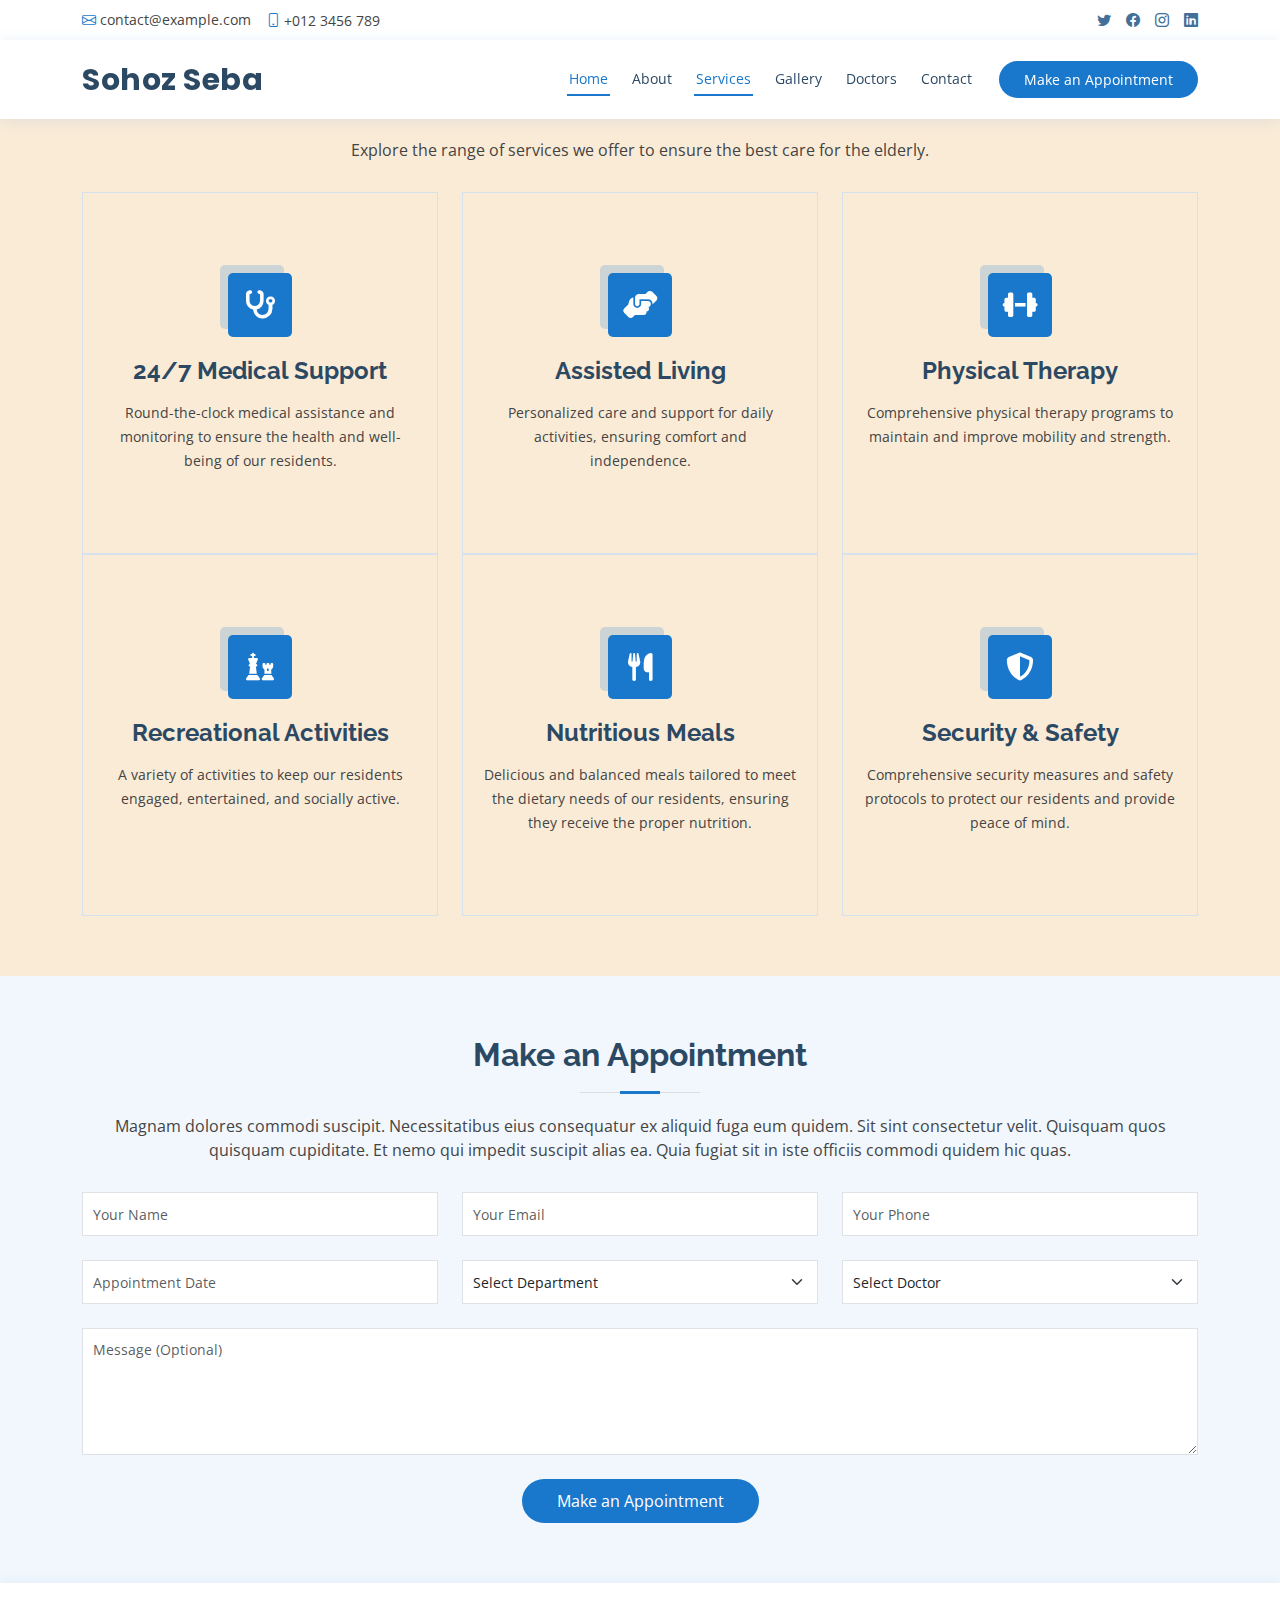
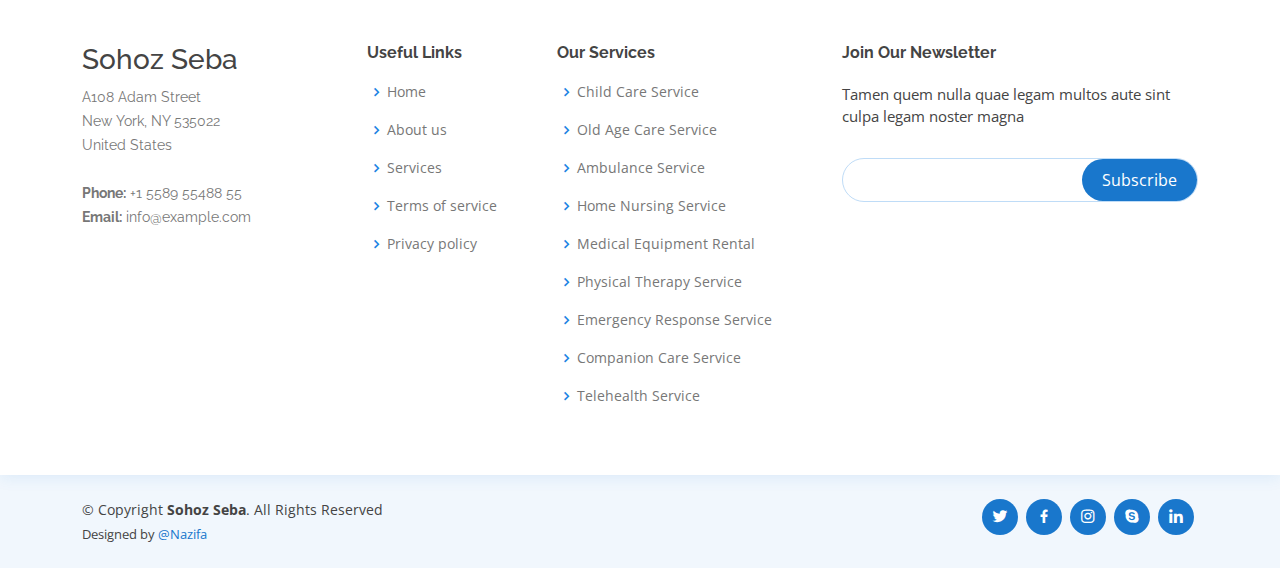
<file: old_age.html>
<!DOCTYPE html>
<html lang="en">

<head>
    <meta charset="utf-8">
    <meta content="width=device-width, initial-scale=1.0" name="viewport">

    <title>Sohoz Seba</title>
    <meta content="" name="description">
    <meta content="" name="keywords">

    <!-- Favicons -->
    <!-- <link href="assets/img/favicon.png" rel="icon"> -->
    <link href="assets/img/apple-touch-icon.png" rel="apple-touch-icon">

    <!-- Google Fonts -->
    <link
        href="https://fonts.googleapis.com/css?family=Open+Sans:300,300i,400,400i,600,600i,700,700i|Raleway:300,300i,400,400i,500,500i,600,600i,700,700i|Poppins:300,300i,400,400i,500,500i,600,600i,700,700i"
        rel="stylesheet">

    <!-- Vendor CSS Files -->
    <link href="assets/vendor/fontawesome-free/css/all.min.css" rel="stylesheet">
    <link href="assets/vendor/animate.css/animate.min.css" rel="stylesheet">
    <link href="assets/vendor/bootstrap/css/bootstrap.min.css" rel="stylesheet">
    <link href="assets/vendor/bootstrap-icons/bootstrap-icons.css" rel="stylesheet">
    <link href="assets/vendor/boxicons/css/boxicons.min.css" rel="stylesheet">
    <link href="assets/vendor/glightbox/css/glightbox.min.css" rel="stylesheet">
    <link href="assets/vendor/remixicon/remixicon.css" rel="stylesheet">
    <link href="assets/vendor/swiper/swiper-bundle.min.css" rel="stylesheet">

    <!-- Template Main CSS File -->
    <link href="assets/css/style.css" rel="stylesheet">
    <link href="assets/css/new.css" rel="stylesheet">
    <style>

    </style>
</head>

<body>
    <!-- ======= Top Bar ======= -->
    <div id="topbar" class="d-flex align-items-center fixed-top" style="z-index: 9999;">
        <div class="container d-flex justify-content-between">
            <div class="contact-info d-flex align-items-center">
                <i class="bi bi-envelope"></i> <a href="mailto:contact@example.com">contact@example.com</a>
                <i class="bi bi-phone"></i> +012 3456 789
            </div>
            <div class="d-none d-lg-flex social-links align-items-center">
                <a href="#" class="twitter"><i class="bi bi-twitter"></i></a>
                <a href="#" class="facebook"><i class="bi bi-facebook"></i></a>
                <a href="#" class="instagram"><i class="bi bi-instagram"></i></a>
                <a href="#" class="linkedin"><i class="bi bi-linkedin"></i></i></a>
            </div>
        </div>
    </div>
    <!-- ======= Header ======= -->
    <header id="header" class="fixed-top" style="z-index: 9999; ">
        <div class="container d-flex align-items-center">

            <h1 class="logo me-auto"><a href="index.html">Sohoz Seba</a></h1>
            <!-- Uncomment below if you prefer to use an image logo -->
            <!-- <a href="index.html" class="logo me-auto"><img src="assets/img/logo.png" alt="" class="img-fluid"></a>-->
            <nav id="navbar" class="navbar order-last order-lg-0">
                <ul>
                    <li><a class="nav-link scrollto active" href="index.html">Home</a></li>
                    <li><a class="nav-link scrollto" href="about.html">About</a></li>
                    <li><a class="nav-link scrollto" href="#services">Services</a></li>
                    <li><a class="nav-link scrollto" href="gallery.html">Gallery</a></li>
                    <li><a class="nav-link scrollto" href="doctors.html">Doctors</a></li>
                    <li><a class="nav-link scrollto" href="contact.html">Contact</a></li>
                </ul>
                <i class="bi bi-list mobile-nav-toggle"></i>
            </nav>
            <!-- .navbar -->

            <a href="#appointment" class="appointment-btn scrollto"><span class="d-none d-md-inline">Make an</span>
                Appointment</a>

        </div>
    </header>
    <!-- End Header -->

    <!-- ======= Services Section ======= -->
    <section id="services" class="services">
        <div class="container" data-aos="fade-up">
            <div class="section-title">
                <h2>Our Services</h2>
                <p>Explore the range of services we offer to ensure the best care for the elderly.</p>
            </div>

            <div class="row">
                <div class="col-md-6 col-lg-4 d-flex align-items-stretch mb-5 mb-lg-0">
                    <div class="icon-box">
                        <div class="icon"><i class="fas fa-stethoscope"></i></div>
                        <h4 class="title"><a href="">24/7 Medical Support</a></h4>
                        <p class="description">Round-the-clock medical assistance and monitoring to ensure the health
                            and well-being of our residents.</p>
                    </div>
                </div>

                <div class="col-md-6 col-lg-4 d-flex align-items-stretch mb-5 mb-lg-0">
                    <div class="icon-box">
                        <div class="icon"><i class="fas fa-hands-helping"></i></div>
                        <h4 class="title"><a href="">Assisted Living</a></h4>
                        <p class="description">Personalized care and support for daily activities, ensuring comfort and
                            independence.
                        </p>
                    </div>
                </div>

                <div class="col-md-6 col-lg-4 d-flex align-items-stretch mb-5 mb-lg-0">
                    <div class="icon-box">
                        <div class="icon"><i class="fas fa-dumbbell"></i></div>
                        <h4 class="title"><a href="">Physical Therapy</a></h4>
                        <p class="description">Comprehensive physical therapy programs to maintain and improve mobility
                            and strength.</p>
                    </div>
                </div>

                <div class="col-md-6 col-lg-4 d-flex align-items-stretch mb-5 mb-lg-0">
                    <div class="icon-box">
                        <div class="icon"><i class="fas fa-chess"></i></div>
                        <h4 class="title"><a href="">Recreational Activities</a></h4>
                        <p class="description">A variety of activities to keep our residents engaged, entertained, and
                            socially active.</p>
                    </div>
                </div>
                <div class="col-md-6 col-lg-4 d-flex align-items-stretch mb-5 mb-lg-0">
                    <div class="icon-box">
                        <div class="icon"><i class="fas fa-utensils"></i></div>
                        <h4 class="title"><a href="">Nutritious Meals</a></h4>
                        <p class="description">Delicious and balanced meals tailored to meet the dietary needs of our
                            residents, ensuring they receive the proper nutrition.</p>
                    </div>
                </div>

                <div class="col-md-6 col-lg-4 d-flex align-items-stretch mb-5 mb-lg-0">
                    <div class="icon-box">
                        <div class="icon"><i class="fas fa-shield-alt"></i></div>
                        <h4 class="title"><a href="">Security & Safety</a></h4>
                        <p class="description">Comprehensive security measures and safety protocols to protect our
                            residents and provide peace of mind.</p>
                    </div>
                </div>


            </div>
        </div>
    </section>
    <!-- End Testimonials Section -->
    <!-- ======= Appointment Section ======= -->
    <section id="appointment" class="appointment section-bg">
        <div class="container">
            <div class="section-title">
                <h2>Make an Appointment</h2>
                <p>Magnam dolores commodi suscipit. Necessitatibus eius consequatur ex aliquid fuga eum quidem. Sit sint
                    consectetur velit. Quisquam quos quisquam cupiditate. Et nemo qui impedit suscipit alias ea. Quia
                    fugiat sit in iste officiis commodi
                    quidem hic quas.</p>
            </div>

            <form action="forms/appointment.php" method="post" role="form" class="php-email-form">
                <div class="row">
                    <div class="col-md-4 form-group">
                        <input type="text" name="name" class="form-control" id="name" placeholder="Your Name"
                            data-rule="minlen:4" data-msg="Please enter at least 4 chars">
                        <div class="validate"></div>
                    </div>
                    <div class="col-md-4 form-group mt-3 mt-md-0">
                        <input type="email" class="form-control" name="email" id="email" placeholder="Your Email"
                            data-rule="email" data-msg="Please enter a valid email">
                        <div class="validate"></div>
                    </div>
                    <div class="col-md-4 form-group mt-3 mt-md-0">
                        <input type="tel" class="form-control" name="phone" id="phone" placeholder="Your Phone"
                            data-rule="minlen:4" data-msg="Please enter at least 4 chars">
                        <div class="validate"></div>
                    </div>
                </div>
                <div class="row">
                    <div class="col-md-4 form-group mt-3">
                        <input type="datetime" name="date" class="form-control datepicker" id="date"
                            placeholder="Appointment Date" data-rule="minlen:4"
                            data-msg="Please enter at least 4 chars">
                        <div class="validate"></div>
                    </div>
                    <div class="col-md-4 form-group mt-3">
                        <select name="department" id="department" class="form-select">
                            <option value="">Select Department</option>
                            <option value="Department 1">Department 1</option>
                            <option value="Department 2">Department 2</option>
                            <option value="Department 3">Department 3</option>
                        </select>
                        <div class="validate">asdfasdfasdflajsldkj</div>
                    </div>
                    <div class="col-md-4 form-group mt-3">
                        <select name="doctor" id="doctor" class="form-select">
                            <option value="">Select Doctor</option>
                            <option value="Doctor 1">Doctor 1</option>
                            <option value="Doctor 2">Doctor 2</option>
                            <option value="Doctor 3">Doctor 3</option>
                        </select>
                        <div class="validate"></div>
                    </div>
                </div>

                <div class="form-group mt-3">
                    <textarea class="form-control" name="message" rows="5" placeholder="Message (Optional)"></textarea>
                    <div class="validate"></div>
                </div>
                <div class="mb-3">
                    <div class="loading">Loading</div>
                    <div class="error-message"></div>
                    <div class="sent-message">Your appointment request has been sent successfully. Thank you!</div>
                </div>
                <div class="text-center"><button type="submit">Make an Appointment</button></div>
            </form>

        </div>
    </section>
    <!-- End Appointment Section -->


    <!-- ======= Footer ======= -->
    <footer id="footer">

        <div class="footer-top">
            <div class="container">
                <div class="row">

                    <div class="col-lg-3 col-md-6 footer-contact">
                        <h3>Sohoz Seba</h3>
                        <p>
                            A108 Adam Street <br> New York, NY 535022<br> United States <br><br>
                            <strong>Phone:</strong> +1 5589 55488 55<br>
                            <strong>Email:</strong> info@example.com<br>
                        </p>
                    </div>

                    <div class="col-lg-2 col-md-6 footer-links">
                        <h4>Useful Links</h4>
                        <ul>
                            <li><i class="bx bx-chevron-right"></i> <a href="#">Home</a></li>
                            <li><i class="bx bx-chevron-right"></i> <a href="#">About us</a></li>
                            <li><i class="bx bx-chevron-right"></i> <a href="#">Services</a></li>
                            <li><i class="bx bx-chevron-right"></i> <a href="#">Terms of service</a></li>
                            <li><i class="bx bx-chevron-right"></i> <a href="#">Privacy policy</a></li>
                        </ul>
                    </div>

                    <div class="col-lg-3 col-md-6 footer-links">
                        <h4>Our Services</h4>
                        <ul>
                            <li><i class="bx bx-chevron-right"></i><a href="#">Child Care Service</a></li>
                            <li><i class="bx bx-chevron-right"></i><a href="#">Old Age Care Service</a></li>
                            <li><i class="bx bx-chevron-right"></i><a href="#">Ambulance Service</a></li>
                            <li><i class="bx bx-chevron-right"></i><a href="#">Home Nursing Service</a></li>
                            <li><i class="bx bx-chevron-right"></i><a href="#">Medical Equipment Rental</a></li>
                            <li><i class="bx bx-chevron-right"></i><a href="#">Physical Therapy Service</a></li>
                            <li><i class="bx bx-chevron-right"></i><a href="#">Emergency Response Service</a></li>
                            <li><i class="bx bx-chevron-right"></i><a href="#">Companion Care Service</a></li>
                            <li><i class="bx bx-chevron-right"></i><a href="#">Telehealth Service</a></li>
                        </ul>
                    </div>


                    <div class="col-lg-4 col-md-6 footer-newsletter">
                        <h4>Join Our Newsletter</h4>
                        <p>Tamen quem nulla quae legam multos aute sint culpa legam noster magna</p>
                        <form action="" method="post">
                            <input type="email" name="email"><input type="submit" value="Subscribe">
                        </form>
                    </div>

                </div>
            </div>
        </div>

        <div class="container d-md-flex py-4">

            <div class="me-md-auto text-center text-md-start">
                <div class="copyright">
                    &copy; Copyright <strong><span>Sohoz Seba</span></strong>. All Rights Reserved
                </div>
                <div class="credits">
                    Designed by
                    <a href="">@Nazifa</a>
                </div>
            </div>
            <div class="social-links text-center text-md-right pt-3 pt-md-0">
                <a href="#" class="twitter"><i class="bx bxl-twitter"></i></a>
                <a href="#" class="facebook"><i class="bx bxl-facebook"></i></a>
                <a href="#" class="instagram"><i class="bx bxl-instagram"></i></a>
                <a href="#" class="google-plus"><i class="bx bxl-skype"></i></a>
                <a href="#" class="linkedin"><i class="bx bxl-linkedin"></i></a>
            </div>
        </div>
    </footer>
    <!-- End Footer -->

    <div id="preloader"></div>
    <a href="#" class="back-to-top d-flex align-items-center justify-content-center"><i
            class="bi bi-arrow-up-short"></i></a>

    <!-- Vendor JS Files -->
    <script src="assets/vendor/purecounter/purecounter_vanilla.js"></script>
    <script src="assets/vendor/bootstrap/js/bootstrap.bundle.min.js"></script>
    <script src="assets/vendor/glightbox/js/glightbox.min.js"></script>
    <script src="assets/vendor/swiper/swiper-bundle.min.js"></script>
    <script src="assets/vendor/php-email-form/validate.js"></script>
    <script src="assets/js/new.js"></script>

    <!-- Template Main JS File -->
    <script src="assets/js/main.js"></script>

    <script>
        function showPhoneNumbers(button) {
            var phoneNumbers = button.nextElementSibling;
            if (phoneNumbers.style.display === "block") {
                phoneNumbers.style.display = "none";
            } else {
                phoneNumbers.style.display = "block";
            }
        }
    </script>

</body>

</html>
</file>
<file: assets/css/new.css>
#banner {
    margin-top: 150px;
    background-image: url('../img/ambu2.jpg');
    background-size: cover;
    background-position: center;
    background-repeat: no-repeat;
    color: white; /* Optional: Adjust text color for better readability */
    padding: 100px 0; /* Optional: Adjust padding as needed */
}

/* Optional: Additional styles to ensure text remains readable */
#banner h1,
#banner p {
    text-shadow: 0 1px 3px rgba(0, 0, 0, 0.8);
}
#cbanner {
    background: #f5f5f5;
    margin-top: 150px;
    padding: 100px 0;
    position: relative; /* Ensure the section is positioned */
    overflow: hidden; /* Hide overflow to prevent image overflow */
}

#cbanner .cbanner-bg {
    position: absolute;
    top: 0;
    right: 0;
    bottom: 0;
    left: 0;
    background-image: url('../img/ambu.jpeg'); /* Replace with your image path */
    background-size: cover;
    background-position: center;
    opacity: 0.7; /* Adjust opacity as needed */
}

#cbanner h1 {
    font-size: 48px;
    font-weight: bold;
    color: #000000; /* Adjust text color for visibility */
    z-index: 2; /* Ensure text is above background image */
}

#cbanner h2 {
    font-size: 24px;
    font-weight: 400;
    color: #000000;
    margin-bottom: 20px;
    z-index: 1;
}

.cbanner-img {
    text-align: center;
}

.cbanner-img img {
    display: none; /* Hide if not needed */
}
</file>
<file: assets/css/style.css>
/**
* Template Name: Medilab
* Template URL: https://bootstrapmade.com/medilab-free-medical-bootstrap-theme/
* Updated: Mar 17 2024 with Bootstrap v5.3.3
* Author: BootstrapMade.com
* License: https://bootstrapmade.com/license/
*/


/*--------------------------------------------------------------
# General
--------------------------------------------------------------*/

body {
    font-family: "Open Sans", sans-serif;
    color: #444444;
    background-color: antiquewhite;
}

a {
    color: #1977cc;
    text-decoration: none;
}

a:hover {
    color: #3291e6;
    text-decoration: none;
}

h1,
h2,
h3,
h4,
h5,
h6 {
    font-family: "Raleway", sans-serif;
}


/*--------------------------------------------------------------
# Preloader
--------------------------------------------------------------*/

#preloader {
    position: fixed;
    top: 0;
    left: 0;
    right: 0;
    bottom: 0;
    z-index: 9999;
    overflow: hidden;
    background: #fff;
}

#preloader:before {
    content: "";
    position: fixed;
    top: calc(50% - 30px);
    left: calc(50% - 30px);
    border: 6px solid #1977cc;
    border-top-color: #d1e6f9;
    border-radius: 50%;
    width: 60px;
    height: 60px;
    animation: animate-preloader 1s linear infinite;
}

@keyframes animate-preloader {
    0% {
        transform: rotate(0deg);
    }
    100% {
        transform: rotate(360deg);
    }
}


/*--------------------------------------------------------------
# Back to top button
--------------------------------------------------------------*/

.back-to-top {
    position: fixed;
    visibility: hidden;
    opacity: 0;
    right: 15px;
    bottom: 15px;
    z-index: 996;
    background: #1977cc;
    width: 40px;
    height: 40px;
    border-radius: 4px;
    transition: all 0.4s;
}

.back-to-top i {
    font-size: 28px;
    color: #fff;
    line-height: 0;
}

.back-to-top:hover {
    background: #298ce5;
    color: #fff;
}

.back-to-top.active {
    visibility: visible;
    opacity: 1;
}

.datepicker-dropdown {
    padding: 20px !important;
}


/*--------------------------------------------------------------
# Top Bar
--------------------------------------------------------------*/

#topbar {
    background: #fff;
    height: 40px;
    font-size: 14px;
    transition: all 0.5s;
    z-index: 996;
}

#topbar.topbar-scrolled {
    top: -40px;
}

#topbar .contact-info a {
    line-height: 1;
    color: #444444;
    transition: 0.3s;
}

#topbar .contact-info a:hover {
    color: #1977cc;
}

#topbar .contact-info i {
    color: #1977cc;
    padding-right: 4px;
    margin-left: 15px;
    line-height: 0;
}

#topbar .contact-info i:first-child {
    margin-left: 0;
}

#topbar .social-links a {
    color: #437099;
    padding-left: 15px;
    display: inline-block;
    line-height: 1px;
    transition: 0.3s;
}

#topbar .social-links a:hover {
    color: #1977cc;
}

#topbar .social-links a:first-child {
    border-left: 0;
}


/*--------------------------------------------------------------
# Header
--------------------------------------------------------------*/

#header {
    background: #fff;
    transition: all 0.5s;
    z-index: 997;
    padding: 15px 0;
    top: 40px;
    box-shadow: 0px 2px 15px rgba(25, 119, 204, 0.1);
}

#header.header-scrolled {
    top: 0;
}

#header .logo {
    font-size: 30px;
    margin: 0;
    padding: 0;
    line-height: 1;
    font-weight: 700;
    letter-spacing: 0.5px;
    font-family: "Poppins", sans-serif;
}

#header .logo a {
    color: #2c4964;
}

#header .logo img {
    max-height: 40px;
}


/**
* Appointment Button *
*/

.appointment-btn {
    margin-left: 25px;
    background: #1977cc;
    color: #fff;
    border-radius: 50px;
    padding: 8px 25px;
    white-space: nowrap;
    transition: 0.3s;
    font-size: 14px;
    display: inline-block;
}

.appointment-btn:hover {
    background: #166ab5;
    color: #fff;
}

@media (max-width: 768px) {
    .appointment-btn {
        margin: 0 15px 0 0;
        padding: 6px 18px;
    }
}


/*--------------------------------------------------------------
# Navigation Menu
--------------------------------------------------------------*/


/**
* Desktop Navigation 
*/

.navbar {
    padding: 0;
}

.navbar ul {
    margin: 0;
    padding: 0;
    display: flex;
    list-style: none;
    align-items: center;
}

.navbar li {
    position: relative;
}

.navbar>ul>li {
    position: relative;
    white-space: nowrap;
    padding: 8px 0 8px 20px;
}

.navbar a,
.navbar a:focus {
    display: flex;
    align-items: center;
    justify-content: space-between;
    font-size: 14px;
    color: #2c4964;
    white-space: nowrap;
    transition: 0.3s;
    border-bottom: 2px solid #fff;
    padding: 5px 2px;
}

.navbar a i,
.navbar a:focus i {
    font-size: 12px;
    line-height: 0;
    margin-left: 5px;
}

.navbar a:hover,
.navbar .active,
.navbar .active:focus,
.navbar li:hover>a {
    color: #1977cc;
    border-color: #1977cc;
}

.navbar .dropdown ul {
    display: block;
    position: absolute;
    left: 20px;
    top: calc(100% + 30px);
    margin: 0;
    padding: 10px 0;
    z-index: 99;
    opacity: 0;
    visibility: hidden;
    background: #fff;
    box-shadow: 0px 0px 30px rgba(127, 137, 161, 0.25);
    transition: 0.3s;
}

.navbar .dropdown ul li {
    min-width: 200px;
}

.navbar .dropdown ul a {
    padding: 10px 20px;
    font-size: 14px;
    font-weight: 500;
    text-transform: none;
    color: #082744;
    border: none;
}

.navbar .dropdown ul a i {
    font-size: 12px;
}

.navbar .dropdown ul a:hover,
.navbar .dropdown ul .active:hover,
.navbar .dropdown ul li:hover>a {
    color: #1977cc;
}

.navbar .dropdown:hover>ul {
    opacity: 1;
    top: 100%;
    visibility: visible;
}

.navbar .dropdown .dropdown ul {
    top: 0;
    left: calc(100% - 30px);
    visibility: hidden;
}

.navbar .dropdown .dropdown:hover>ul {
    opacity: 1;
    top: 0;
    left: 100%;
    visibility: visible;
}

@media (max-width: 1366px) {
    .navbar .dropdown .dropdown ul {
        left: -90%;
    }
    .navbar .dropdown .dropdown:hover>ul {
        left: -100%;
    }
}


/**
* Mobile Navigation 
*/

.mobile-nav-toggle {
    color: #2c4964;
    font-size: 28px;
    cursor: pointer;
    display: none;
    line-height: 0;
    transition: 0.5s;
}

.mobile-nav-toggle.bi-x {
    color: #fff;
}

@media (max-width: 991px) {
    .mobile-nav-toggle {
        display: block;
    }
    .navbar ul {
        display: none;
    }
}

.navbar-mobile {
    position: fixed;
    overflow: hidden;
    top: 0;
    right: 0;
    left: 0;
    bottom: 0;
    background: rgba(28, 47, 65, 0.9);
    transition: 0.3s;
    z-index: 999;
}

.navbar-mobile .mobile-nav-toggle {
    position: absolute;
    top: 15px;
    right: 15px;
}

.navbar-mobile ul {
    display: block;
    position: absolute;
    top: 55px;
    right: 15px;
    bottom: 15px;
    left: 15px;
    padding: 10px 0;
    background-color: #fff;
    overflow-y: auto;
    transition: 0.3s;
}

.navbar-mobile>ul>li {
    padding: 0;
}

.navbar-mobile a,
.navbar-mobile a:focus {
    padding: 10px 20px;
    font-size: 15px;
    color: #2c4964;
    border: none;
}

.navbar-mobile a:hover,
.navbar-mobile .active,
.navbar-mobile li:hover>a {
    color: #1977cc;
}

.navbar-mobile .getstarted,
.navbar-mobile .getstarted:focus {
    margin: 15px;
}

.navbar-mobile .dropdown ul {
    position: static;
    display: none;
    margin: 10px 20px;
    padding: 10px 0;
    z-index: 99;
    opacity: 1;
    visibility: visible;
    background: #fff;
    box-shadow: 0px 0px 30px rgba(127, 137, 161, 0.25);
}

.navbar-mobile .dropdown ul li {
    min-width: 200px;
}

.navbar-mobile .dropdown ul a {
    padding: 10px 20px;
}

.navbar-mobile .dropdown ul a i {
    font-size: 12px;
}

.navbar-mobile .dropdown ul a:hover,
.navbar-mobile .dropdown ul .active:hover,
.navbar-mobile .dropdown ul li:hover>a {
    color: #1977cc;
}

.navbar-mobile .dropdown>.dropdown-active {
    display: block;
}


/*--------------------------------------------------------------
# Hero Section
--------------------------------------------------------------*/

#hero {
    width: 100%;
    height: 90vh;
    background: url("../img/ambu.jpeg") top center;
    background-size: cover;
    margin-bottom: -200px;
    color: white;
    position: relative;
    display: flex;
    align-items: center;
    justify-content: center;
    min-height: 100vh;
}

#hero {
    background: url('.') center center / cover no-repeat;
}

#hero::before {
    content: "";
    position: absolute;
    top: 0;
    left: 0;
    width: 100%;
    height: 100%;
    background: url('../img/ambu.jpeg') center center / cover no-repeat;
    opacity: 0.8;
    /* Adjust this value to set the desired opacity */
    z-index: -1;
}

#hero .container {
    position: relative;
    z-index: 999;
    text-align: center;
}

.btn-get-started {
    display: inline-block;
    padding: 10px 25px;
    font-size: 18px;
    color: #fff;
    background: #007bff;
    border-radius: 5px;
    text-decoration: none;
}

.btn-get-started:hover {
    background: #0056b3;
}

.shadow {
    text-shadow: 2px 2px 4px rgba(0, 0, 0, 0.5);
}

#hero .container {
    position: relative;
}

#hero h1 {
    margin: 0;
    font-size: 48px;
    font-weight: 700;
    line-height: 56px;
    text-transform: uppercase;
    color: rgb(107, 212, 224);
}

#hero h2 {
    color: rgb(90, 228, 90);
    margin: 10px 0 0 0;
    font-size: 24px;
}

#hero .btn-get-started {
    font-family: "Raleway", sans-serif;
    text-transform: uppercase;
    font-weight: 500;
    font-size: 14px;
    letter-spacing: 1px;
    display: inline-block;
    padding: 12px 35px;
    margin-top: 30px;
    border-radius: 50px;
    transition: 0.5s;
    color: #fff;
    background: #1977cc;
}

#hero .btn-get-started:hover {
    background: #3291e6;
}

@media (min-width: 1024px) {
    #hero {
        background-attachment: fixed;
    }
}

@media (max-width: 992px) {
    #hero {
        margin-bottom: 0;
        height: 100vh;
    }
    #hero .container {
        padding-bottom: 63px;
    }
    #hero h1 {
        font-size: 28px;
        line-height: 36px;
    }
    #hero h2 {
        font-size: 18px;
        line-height: 24px;
        margin-bottom: 30px;
    }
}

@media (max-height: 600px) {
    #hero {
        height: 110vh;
    }
}


/*--------------------------------------------------------------
# Sections General
--------------------------------------------------------------*/

section {
    padding: 60px 0;
    overflow: hidden;
}

.section-bg {
    background-color: #f1f7fd;
}

.section-title {
    text-align: center;
    padding-bottom: 30px;
}

.section-title h2 {
    font-size: 32px;
    font-weight: bold;
    margin-bottom: 20px;
    padding-bottom: 20px;
    position: relative;
    color: #2c4964;
}

.section-title h2::before {
    content: "";
    position: absolute;
    display: block;
    width: 120px;
    height: 1px;
    background: #ddd;
    bottom: 1px;
    left: calc(50% - 60px);
}

.section-title h2::after {
    content: "";
    position: absolute;
    display: block;
    width: 40px;
    height: 3px;
    background: #1977cc;
    bottom: 0;
    left: calc(50% - 20px);
}

.section-title p {
    margin-bottom: 0;
}


/*--------------------------------------------------------------
# Breadcrumbs
--------------------------------------------------------------*/

.breadcrumbs {
    padding: 20px 0;
    background-color: #f1f7fd;
    min-height: 40px;
    margin-top: 120px;
}

@media (max-width: 992px) {
    .breadcrumbs {
        margin-top: 100px;
    }
}

.breadcrumbs h2 {
    font-size: 24px;
    font-weight: 300;
    margin: 0;
}

@media (max-width: 992px) {
    .breadcrumbs h2 {
        margin: 0 0 10px 0;
    }
}

.breadcrumbs ol {
    display: flex;
    flex-wrap: wrap;
    list-style: none;
    padding: 0;
    margin: 0;
    font-size: 14px;
}

.breadcrumbs ol li+li {
    padding-left: 10px;
}

.breadcrumbs ol li+li::before {
    display: inline-block;
    padding-right: 10px;
    color: #6c757d;
    content: "/";
}

@media (max-width: 768px) {
    .breadcrumbs .d-flex {
        display: block !important;
    }
    .breadcrumbs ol {
        display: block;
    }
    .breadcrumbs ol li {
        display: inline-block;
    }
}


/*--------------------------------------------------------------
# Why Us
--------------------------------------------------------------*/

.why-us .content {
    padding: 30px;
    background: #1977cc;
    border-radius: 4px;
    color: #fff;
}

.why-us .content h3 {
    font-weight: 700;
    font-size: 34px;
    margin-bottom: 30px;
}

.why-us .content p {
    margin-bottom: 30px;
}

.why-us .content .more-btn {
    display: inline-block;
    background: rgba(255, 255, 255, 0.2);
    padding: 6px 30px 8px 30px;
    color: #fff;
    border-radius: 50px;
    transition: all ease-in-out 0.4s;
}

.why-us .content .more-btn i {
    font-size: 14px;
}

.why-us .content .more-btn:hover {
    color: #1977cc;
    background: #fff;
}

.why-us .icon-boxes .icon-box {
    text-align: center;
    border-radius: 10px;
    background: #fff;
    box-shadow: 0px 2px 15px rgba(0, 0, 0, 0.1);
    padding: 40px 30px;
    width: 100%;
}

.why-us .icon-boxes .icon-box i {
    font-size: 40px;
    color: #1977cc;
    margin-bottom: 30px;
}

.why-us .icon-boxes .icon-box h4 {
    font-size: 20px;
    font-weight: 700;
    margin: 0 0 30px 0;
}

.why-us .icon-boxes .icon-box p {
    font-size: 15px;
    color: #848484;
}


/* Ambu */

.ambu {
    text-align: right;
}

.sticky_hover_box {
    position: fixed;
    top: 50%;
    right: 20px;
    transform: translateY(-50%);
    z-index: 1000;
    /* Added a semi-transparent background */
    padding: 10px;
    /* Added padding for better appearance */
}

.sticky_hover_box ul {
    list-style: none;
    padding: 0;
    margin: 0;
}

.sticky_hover_box ul li {
    margin-bottom: 10px;
}

.sticky_hover_box ul li .btn {
    color: white;
    background-color: #dc3545;
    /* Red color for danger */
    border: none;
    padding: 5px 10px;
    /* Added padding for better appearance */
}

.sticky_hover_box ul li .btn:hover {
    background-color: #c82333;
    /* Darker red on hover */
}

.sticky_hover_box ul li .btn i {
    color: white;
    margin-right: 5px;
    /* Space between icon and text */
}

.phone-numbers {
    display: none;
    padding: 10px;
    border-radius: 5px;
    color: black;
    /* Added color for text */
}


/*--------------------------------------------------------------
# About
--------------------------------------------------------------*/

.about .icon-boxes h4 {
    font-size: 18px;
    color: #4b7dab;
    margin-bottom: 15px;
}

.about .icon-boxes h3 {
    font-size: 28px;
    font-weight: 700;
    color: #2c4964;
    margin-bottom: 15px;
}

.about .icon-box {
    margin-top: 40px;
}

.about .icon-box .icon {
    float: left;
    display: flex;
    align-items: center;
    justify-content: center;
    width: 64px;
    height: 64px;
    border: 2px solid #8dc2f1;
    border-radius: 50px;
    transition: 0.5s;
}

.about .icon-box .icon i {
    color: #1977cc;
    font-size: 32px;
}

.about .icon-box:hover .icon {
    background: #1977cc;
    border-color: #1977cc;
}

.about .icon-box:hover .icon i {
    color: #fff;
}

.about .icon-box .title {
    margin-left: 85px;
    font-weight: 700;
    margin-bottom: 10px;
    font-size: 18px;
}

.about .icon-box .title a {
    color: #343a40;
    transition: 0.3s;
}

.about .icon-box .title a:hover {
    color: #1977cc;
}

.about .icon-box .description {
    margin-left: 85px;
    line-height: 24px;
    font-size: 14px;
}

.about .video-box {
    background: url("../img/about.jpg") center center no-repeat;
    background-size: cover;
    min-height: 500px;
}

.about .play-btn {
    width: 94px;
    height: 94px;
    background: radial-gradient(#1977cc 50%, rgba(25, 119, 204, 0.4) 52%);
    border-radius: 50%;
    display: block;
    position: absolute;
    left: calc(50% - 47px);
    top: calc(50% - 47px);
    overflow: hidden;
}

.about .play-btn::after {
    content: "";
    position: absolute;
    left: 50%;
    top: 50%;
    transform: translateX(-40%) translateY(-50%);
    width: 0;
    height: 0;
    border-top: 10px solid transparent;
    border-bottom: 10px solid transparent;
    border-left: 15px solid #fff;
    z-index: 100;
    transition: all 400ms cubic-bezier(0.55, 0.055, 0.675, 0.19);
}

.about .play-btn::before {
    content: "";
    position: absolute;
    width: 120px;
    height: 120px;
    animation-delay: 0s;
    animation: pulsate-btn 2s;
    animation-direction: forwards;
    animation-iteration-count: infinite;
    animation-timing-function: steps;
    opacity: 1;
    border-radius: 50%;
    border: 5px solid rgba(25, 119, 204, 0.7);
    top: -15%;
    left: -15%;
    background: rgba(198, 16, 0, 0);
}

.about .play-btn:hover::after {
    border-left: 15px solid #1977cc;
    transform: scale(20);
}

.about .play-btn:hover::before {
    content: "";
    position: absolute;
    left: 50%;
    top: 50%;
    transform: translateX(-40%) translateY(-50%);
    width: 0;
    height: 0;
    border: none;
    border-top: 10px solid transparent;
    border-bottom: 10px solid transparent;
    border-left: 15px solid #fff;
    z-index: 200;
    animation: none;
    border-radius: 0;
}

.gallery {
    margin-top: 100px;
}

@keyframes pulsate-btn {
    0% {
        transform: scale(0.6, 0.6);
        opacity: 1;
    }
    100% {
        transform: scale(1, 1);
        opacity: 0;
    }
}


/*--------------------------------------------------------------
# Counts
--------------------------------------------------------------*/

.counts {
    background: #f1f7fd;
    padding: 70px 0 60px;
}

.counts .count-box {
    padding: 30px 30px 25px 30px;
    width: 100%;
    position: relative;
    text-align: center;
    background: #fff;
}

.counts .count-box i {
    position: absolute;
    top: -25px;
    left: 50%;
    transform: translateX(-50%);
    font-size: 20px;
    background: #1977cc;
    color: #fff;
    border-radius: 50px;
    display: inline-flex;
    align-items: center;
    justify-content: center;
    width: 48px;
    height: 48px;
}

.counts .count-box span {
    font-size: 36px;
    display: block;
    font-weight: 600;
    color: #082744;
}

.counts .count-box p {
    padding: 0;
    margin: 0;
    font-family: "Raleway", sans-serif;
    font-size: 14px;
}


/*--------------------------------------------------------------
# Services
--------------------------------------------------------------*/

.services .icon-box {
    text-align: center;
    border: 1px solid #d5e1ed;
    padding: 80px 20px;
    transition: all ease-in-out 0.3s;
}

.services .icon-box .icon {
    margin: 0 auto;
    width: 64px;
    height: 64px;
    background: #1977cc;
    border-radius: 5px;
    transition: all 0.3s ease-out 0s;
    display: flex;
    align-items: center;
    justify-content: center;
    margin-bottom: 20px;
    transform-style: preserve-3d;
    position: relative;
    z-index: 2;
}

.services .icon-box .icon i {
    color: #fff;
    font-size: 28px;
    transition: ease-in-out 0.3s;
}

.services .icon-box .icon::before {
    position: absolute;
    content: "";
    left: -8px;
    top: -8px;
    height: 100%;
    width: 100%;
    background: rgba(25, 119, 204, 0.2);
    border-radius: 5px;
    transition: all 0.3s ease-out 0s;
    transform: translateZ(-1px);
    z-index: -1;
}

.services .icon-box h4 {
    font-weight: 700;
    margin-bottom: 15px;
    font-size: 24px;
}

.services .icon-box h4 a {
    color: #2c4964;
}

.services .icon-box p {
    line-height: 24px;
    font-size: 14px;
    margin-bottom: 0;
}

.services .icon-box:hover {
    background: #1977cc;
    border-color: #1977cc;
}

.services .icon-box:hover .icon {
    background: #fff;
}

.services .icon-box:hover .icon i {
    color: #1977cc;
}

.services .icon-box:hover .icon::before {
    background: rgba(255, 255, 255, 0.3);
}

.services .icon-box:hover h4 a,
.services .icon-box:hover p {
    color: #fff;
}


/*--------------------------------------------------------------
# Appointments
--------------------------------------------------------------*/

.appointment .php-email-form {
    width: 100%;
}

.appointment .php-email-form .form-group {
    padding-bottom: 8px;
}

.appointment .php-email-form .validate {
    display: none;
    color: red;
    margin: 0 0 15px 0;
    font-weight: 400;
    font-size: 13px;
}

.appointment .php-email-form .error-message {
    display: none;
    color: #fff;
    background: #ed3c0d;
    text-align: left;
    padding: 15px;
    font-weight: 600;
}

.appointment .php-email-form .error-message br+br {
    margin-top: 25px;
}

.appointment .php-email-form .sent-message {
    display: none;
    color: #fff;
    background: #18d26e;
    text-align: center;
    padding: 15px;
    font-weight: 600;
}

.appointment .php-email-form .loading {
    display: none;
    background: #fff;
    text-align: center;
    padding: 15px;
}

.appointment .php-email-form .loading:before {
    content: "";
    display: inline-block;
    border-radius: 50%;
    width: 24px;
    height: 24px;
    margin: 0 10px -6px 0;
    border: 3px solid #18d26e;
    border-top-color: #eee;
    animation: animate-loading 1s linear infinite;
}

.appointment .php-email-form input,
.appointment .php-email-form textarea,
.appointment .php-email-form select {
    border-radius: 0;
    box-shadow: none;
    font-size: 14px;
    padding: 10px !important;
}

.appointment .php-email-form input:focus,
.appointment .php-email-form textarea:focus,
.appointment .php-email-form select:focus {
    border-color: #1977cc;
}

.appointment .php-email-form input,
.appointment .php-email-form select {
    height: 44px;
}

.appointment .php-email-form textarea {
    padding: 10px 12px;
}

.appointment .php-email-form button[type=submit] {
    background: #1977cc;
    border: 0;
    padding: 10px 35px;
    color: #fff;
    transition: 0.4s;
    border-radius: 50px;
}

.appointment .php-email-form button[type=submit]:hover {
    background: #1c84e3;
}


/*--------------------------------------------------------------
# Departments
--------------------------------------------------------------*/

.departments {
    overflow: hidden;
}

.departments .nav-tabs {
    border: 0;
}

.departments .nav-link {
    border: 0;
    padding: 12px 15px 12px 0;
    transition: 0.3s;
    color: #2c4964;
    border-radius: 0;
    border-right: 2px solid #ebf1f6;
    font-weight: 600;
    font-size: 15px;
}

.departments .nav-link:hover {
    color: #1977cc;
}

.departments .nav-link.active {
    color: #1977cc;
    border-color: #1977cc;
}

.departments .tab-pane.active {
    animation: fadeIn 0.5s ease-out;
}

.departments .details h3 {
    font-size: 26px;
    font-weight: 600;
    margin-bottom: 20px;
    color: #2c4964;
}

.departments .details p {
    color: #777777;
}

.departments .details p:last-child {
    margin-bottom: 0;
}

@media (max-width: 992px) {
    .departments .nav-link {
        border: 0;
        padding: 15px;
    }
    .departments .nav-link.active {
        color: #fff;
        background: #1977cc;
    }
}


/*--------------------------------------------------------------
# Doctors
--------------------------------------------------------------*/

.doctors {
    background: #fff;
}

.doctors .member {
    position: relative;
    box-shadow: 0px 2px 15px rgba(44, 73, 100, 0.08);
    padding: 30px;
    border-radius: 10px;
}

.doctors .member .pic {
    overflow: hidden;
    width: 180px;
    border-radius: 50%;
}

.doctors .member .pic img {
    transition: ease-in-out 0.3s;
}

.doctors .member:hover img {
    transform: scale(1.1);
}

.doctors .member .member-info {
    padding-left: 30px;
}

.doctors .member h4 {
    font-weight: 700;
    margin-bottom: 5px;
    font-size: 20px;
    color: #2c4964;
}

.doctors .member span {
    display: block;
    font-size: 15px;
    padding-bottom: 10px;
    position: relative;
    font-weight: 500;
}

.doctors .member span::after {
    content: "";
    position: absolute;
    display: block;
    width: 50px;
    height: 1px;
    background: #b2c8dd;
    bottom: 0;
    left: 0;
}

.doctors .member p {
    margin: 10px 0 0 0;
    font-size: 14px;
}

.doctors .member .social {
    margin-top: 12px;
    display: flex;
    align-items: center;
    justify-content: flex-start;
}

.doctors .member .social a {
    transition: ease-in-out 0.3s;
    display: flex;
    align-items: center;
    justify-content: center;
    border-radius: 50px;
    width: 32px;
    height: 32px;
    background: #a0bcd5;
}

.doctors .member .social a i {
    color: #fff;
    font-size: 16px;
    margin: 0 2px;
}

.doctors .member .social a:hover {
    background: #1977cc;
}

.doctors .member .social a+a {
    margin-left: 8px;
}


/*--------------------------------------------------------------
# Frequently Asked Questions
--------------------------------------------------------------*/

.faq .faq-list {
    padding: 0 100px;
}

.faq .faq-list ul {
    padding: 0;
    list-style: none;
}

.faq .faq-list li+li {
    margin-top: 15px;
}

.faq .faq-list li {
    padding: 20px;
    background: #fff;
    border-radius: 4px;
    position: relative;
}

.faq .faq-list a {
    display: block;
    position: relative;
    font-family: "Poppins", sans-serif;
    font-size: 16px;
    line-height: 24px;
    font-weight: 500;
    padding: 0 30px;
    outline: none;
    cursor: pointer;
}

.faq .faq-list .icon-help {
    font-size: 24px;
    position: absolute;
    right: 0;
    left: 20px;
    color: #76b5ee;
}

.faq .faq-list .icon-show,
.faq .faq-list .icon-close {
    font-size: 24px;
    position: absolute;
    right: 0;
    top: 0;
}

.faq .faq-list p {
    margin-bottom: 0;
    padding: 10px 0 0 0;
}

.faq .faq-list .icon-show {
    display: none;
}

.faq .faq-list a.collapsed {
    color: #343a40;
}

.faq .faq-list a.collapsed:hover {
    color: #1977cc;
}

.faq .faq-list a.collapsed .icon-show {
    display: inline-block;
}

.faq .faq-list a.collapsed .icon-close {
    display: none;
}

@media (max-width: 1200px) {
    .faq .faq-list {
        padding: 0;
    }
}


/*--------------------------------------------------------------
# Testimonials
--------------------------------------------------------------*/

.testimonials .testimonial-wrap {
    padding-left: 50px;
}

.testimonials .testimonials-carousel,
.testimonials .testimonials-slider {
    overflow: hidden;
}

.testimonials .testimonial-item {
    box-sizing: content-box;
    padding: 30px 30px 30px 60px;
    margin: 30px 15px;
    min-height: 200px;
    box-shadow: 0px 2px 12px rgba(44, 73, 100, 0.08);
    position: relative;
    background: #fff;
}

.testimonials .testimonial-item .testimonial-img {
    width: 90px;
    border-radius: 10px;
    border: 6px solid #fff;
    position: absolute;
    left: -45px;
}

.testimonials .testimonial-item h3 {
    font-size: 18px;
    font-weight: bold;
    margin: 10px 0 5px 0;
    color: #111;
}

.testimonials .testimonial-item h4 {
    font-size: 14px;
    color: #999;
    margin: 0;
}

.testimonials .testimonial-item .quote-icon-left,
.testimonials .testimonial-item .quote-icon-right {
    color: #badaf7;
    font-size: 26px;
}

.testimonials .testimonial-item .quote-icon-left {
    display: inline-block;
    left: -5px;
    position: relative;
}

.testimonials .testimonial-item .quote-icon-right {
    display: inline-block;
    right: -5px;
    position: relative;
    top: 10px;
}

.testimonials .testimonial-item p {
    font-style: italic;
    margin: 15px auto 15px auto;
}

.testimonials .swiper-pagination {
    margin-top: 20px;
    position: relative;
}

.testimonials .swiper-pagination .swiper-pagination-bullet {
    width: 12px;
    height: 12px;
    background-color: #fff;
    opacity: 1;
    border: 1px solid #1977cc;
}

.testimonials .swiper-pagination .swiper-pagination-bullet-active {
    background-color: #1977cc;
}

@media (max-width: 767px) {
    .testimonials .testimonial-wrap {
        padding-left: 0;
    }
    .testimonials .testimonials-carousel,
    .testimonials .testimonials-slider {
        overflow: hidden;
    }
    .testimonials .testimonial-item {
        padding: 30px;
        margin: 15px;
    }
    .testimonials .testimonial-item .testimonial-img {
        position: static;
        left: auto;
    }
}


/*--------------------------------------------------------------
# Gallery
--------------------------------------------------------------*/

.gallery .gallery-item {
    overflow: hidden;
    border-right: 3px solid #fff;
    border-bottom: 3px solid #fff;
}

.gallery .gallery-item img {
    transition: all ease-in-out 0.4s;
}

.gallery .gallery-item:hover img {
    transform: scale(1.1);
}


/*--------------------------------------------------------------
# Contact
--------------------------------------------------------------*/

.contact {
    margin-top: 80px;
}

.contact .info {
    width: 100%;
    background: #fff;
}

.contact .info i {
    font-size: 20px;
    color: #1977cc;
    float: left;
    width: 44px;
    height: 44px;
    background: #d6e9fa;
    display: flex;
    justify-content: center;
    align-items: center;
    border-radius: 50px;
    transition: all 0.3s ease-in-out;
}

.contact .info h4 {
    padding: 0 0 0 60px;
    font-size: 22px;
    font-weight: 600;
    margin-bottom: 5px;
    color: #2c4964;
}

.contact .info p {
    padding: 0 0 0 60px;
    margin-bottom: 0;
    font-size: 14px;
    color: #4b7dab;
}

.contact .info .email,
.contact .info .phone {
    margin-top: 40px;
}

.contact .info .email:hover i,
.contact .info .address:hover i,
.contact .info .phone:hover i {
    background: #1977cc;
    color: #fff;
}

.contact .php-email-form {
    width: 100%;
    background: #fff;
}

.contact .php-email-form .form-group {
    padding-bottom: 8px;
}

.contact .php-email-form .error-message {
    display: none;
    color: #fff;
    background: #ed3c0d;
    text-align: left;
    padding: 15px;
    font-weight: 600;
}

.contact .php-email-form .error-message br+br {
    margin-top: 25px;
}

.contact .php-email-form .sent-message {
    display: none;
    color: #fff;
    background: #18d26e;
    text-align: center;
    padding: 15px;
    font-weight: 600;
}

.contact .php-email-form .loading {
    display: none;
    background: #fff;
    text-align: center;
    padding: 15px;
}

.contact .php-email-form .loading:before {
    content: "";
    display: inline-block;
    border-radius: 50%;
    width: 24px;
    height: 24px;
    margin: 0 10px -6px 0;
    border: 3px solid #18d26e;
    border-top-color: #eee;
    animation: animate-loading 1s linear infinite;
}

.contact .php-email-form input,
.contact .php-email-form textarea {
    border-radius: 0;
    box-shadow: none;
    font-size: 14px;
}

.contact .php-email-form input {
    height: 44px;
}

.contact .php-email-form textarea {
    padding: 10px 12px;
}

.contact .php-email-form button[type=submit] {
    background: #1977cc;
    border: 0;
    padding: 10px 35px;
    color: #fff;
    transition: 0.4s;
    border-radius: 50px;
}

.contact .php-email-form button[type=submit]:hover {
    background: #1c84e3;
}

@keyframes animate-loading {
    0% {
        transform: rotate(0deg);
    }
    100% {
        transform: rotate(360deg);
    }
}


/*--------------------------------------------------------------
# Footer
--------------------------------------------------------------*/

#footer {
    color: #444444;
    font-size: 14px;
    background: #f1f7fd;
}

#footer .footer-top {
    padding: 60px 0 30px 0;
    background: #fff;
    box-shadow: 0px 2px 15px rgba(25, 119, 204, 0.1);
}

#footer .footer-top .footer-contact {
    margin-bottom: 30px;
}

#footer .footer-top .footer-contact h4 {
    font-size: 22px;
    margin: 0 0 30px 0;
    padding: 2px 0 2px 0;
    line-height: 1;
    font-weight: 700;
}

#footer .footer-top .footer-contact p {
    font-size: 14px;
    line-height: 24px;
    margin-bottom: 0;
    font-family: "Raleway", sans-serif;
    color: #777777;
}

#footer .footer-top h4 {
    font-size: 16px;
    font-weight: bold;
    color: #444444;
    position: relative;
    padding-bottom: 12px;
}

#footer .footer-top .footer-links {
    margin-bottom: 30px;
}

#footer .footer-top .footer-links ul {
    list-style: none;
    padding: 0;
    margin: 0;
}

#footer .footer-top .footer-links ul i {
    padding-right: 2px;
    color: #1c84e3;
    font-size: 18px;
    line-height: 1;
}

#footer .footer-top .footer-links ul li {
    padding: 10px 0;
    display: flex;
    align-items: center;
}

#footer .footer-top .footer-links ul li:first-child {
    padding-top: 0;
}

#footer .footer-top .footer-links ul a {
    color: #777777;
    transition: 0.3s;
    display: inline-block;
    line-height: 1;
}

#footer .footer-top .footer-links ul a:hover {
    text-decoration: none;
    color: #1977cc;
}

#footer .footer-newsletter {
    font-size: 15px;
}

#footer .footer-newsletter h4 {
    font-size: 16px;
    font-weight: bold;
    color: #444444;
    position: relative;
    padding-bottom: 12px;
}

#footer .footer-newsletter form {
    margin-top: 30px;
    background: #fff;
    padding: 6px 10px;
    position: relative;
    border-radius: 50px;
    text-align: left;
    border: 1px solid #bfdcf7;
}

#footer .footer-newsletter form input[type=email] {
    border: 0;
    padding: 4px 8px;
    width: calc(100% - 100px);
}

#footer .footer-newsletter form input[type=submit] {
    position: absolute;
    top: 0;
    right: 0;
    bottom: 0;
    border: 0;
    background: none;
    font-size: 16px;
    padding: 0 20px;
    background: #1977cc;
    color: #fff;
    transition: 0.3s;
    border-radius: 50px;
}

#footer .footer-newsletter form input[type=submit]:hover {
    background: #1c84e3;
}

#footer .credits {
    padding-top: 5px;
    font-size: 13px;
    color: #444444;
}

#footer .social-links a {
    font-size: 18px;
    display: inline-block;
    background: #1977cc;
    color: #fff;
    line-height: 1;
    padding: 8px 0;
    margin-right: 4px;
    border-radius: 50%;
    text-align: center;
    width: 36px;
    height: 36px;
    transition: 0.3s;
}

#footer .social-links a:hover {
    background: #1c84e3;
    color: #fff;
    text-decoration: none;
}
</file>
